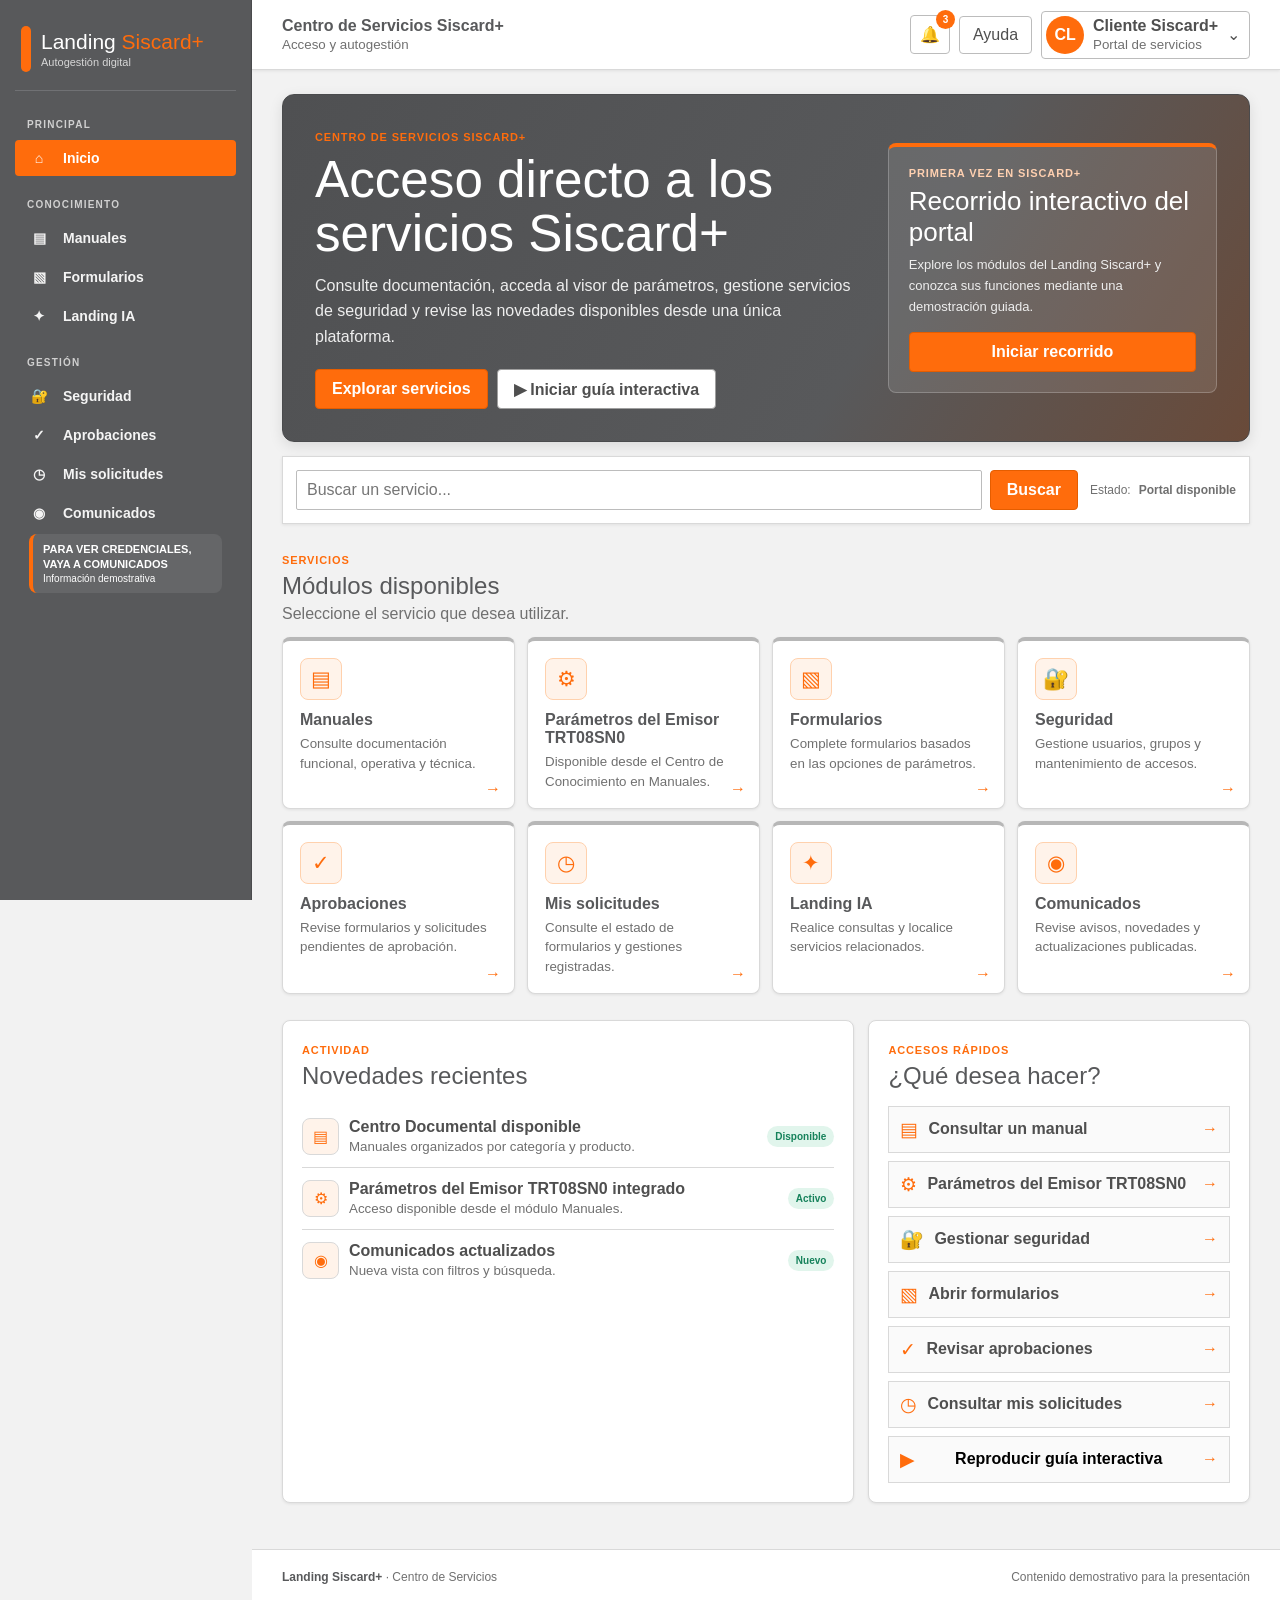
<file: index.html>
<!DOCTYPE html>
<html lang="es">

<head>
    <meta charset="UTF-8">

    <meta
        name="viewport"
        content="width=device-width, initial-scale=1.0"
    >

    <meta
        name="description"
        content="Centro de Servicios Siscard+"
    >

    <title>
        Landing Siscard+
    </title>

    <link
        rel="stylesheet"
        href="css/styles.css"
    >

    <style>
        .service-hero
        {
            display: grid;
            grid-template-columns: minmax(0, 1.25fr) minmax(290px, 0.75fr);
            gap: 24px;
            align-items: center;
            padding: 32px;
            border: 1px solid #4a4b4d;
            border-radius: var(--radius-large);
            background:
                linear-gradient(
                    120deg,
                    #4f5052 0%,
                    #58595b 62%,
                    #694a39 100%
                );
            color: #ffffff;
            box-shadow: var(--shadow-medium);
        }

        .service-hero h1
        {
            margin: 8px 0 12px;
            color: #ffffff;
            font-size: clamp(36px, 4vw, 54px);
            font-weight: 300;
            line-height: 1.05;
        }

        .service-hero p
        {
            max-width: 760px;
            margin: 0;
            color: #eeeeee;
            line-height: 1.6;
        }

        .hero-actions
        {
            display: flex;
            flex-wrap: wrap;
            gap: 9px;
            margin-top: 20px;
        }

        .hero-button
        {
            min-height: 40px;
            display: inline-flex;
            align-items: center;
            justify-content: center;
            gap: 8px;
            padding: 9px 16px;
            border: 1px solid #9f9f9f;
            border-radius: var(--radius-small);
            background: #ffffff;
            color: #4f4f4f;
            font-weight: 750;
        }

        .hero-button.primary
        {
            border-color: #e55d00;
            background: #ff6c0c;
            color: #ffffff;
        }

        .guide-launch-card
        {
            padding: 20px;
            border: 1px solid rgba(255, 255, 255, 0.22);
            border-top: 4px solid #ff6c0c;
            border-radius: var(--radius);
            background: rgba(255, 255, 255, 0.10);
        }

        .guide-launch-card span,
        .guide-launch-card strong
        {
            display: block;
        }

        .guide-launch-card span
        {
            color: #ffd0b0;
            font-size: 11px;
            font-weight: 850;
            letter-spacing: 0.08em;
            text-transform: uppercase;
        }

        .guide-launch-card strong
        {
            margin: 7px 0;
            font-size: 26px;
            font-weight: 400;
        }

        .guide-launch-card p
        {
            color: #eeeeee;
            font-size: 13px;
        }

        .guide-launch-card button
        {
            width: 100%;
            margin-top: 15px;
        }

        .service-toolbar
        {
            display: grid;
            grid-template-columns: minmax(0, 1fr) auto;
            gap: 12px;
            margin-top: 14px;
            padding: 13px;
            border: 1px solid var(--line);
            background: #ffffff;
            box-shadow: var(--shadow-small);
        }

        .service-search
        {
            display: grid;
            grid-template-columns: minmax(0, 1fr) auto;
            gap: 8px;
        }

        .service-search input
        {
            width: 100%;
            padding: 10px;
        }

        .toolbar-context
        {
            display: flex;
            align-items: center;
            gap: 8px;
            color: var(--muted);
            font-size: 12px;
        }

        .modules-grid
        {
            display: grid;
            grid-template-columns: repeat(4, minmax(0, 1fr));
            gap: 12px;
        }

        .module-card
        {
            position: relative;
            min-height: 165px;
            padding: 17px;
            border: 1px solid var(--line);
            border-top: 4px solid #b7b7b7;
            border-radius: var(--radius);
            background: #ffffff;
            box-shadow: var(--shadow-small);
            transition: var(--transition);
        }

        .module-card:hover,
        .module-card.search-match
        {
            border-top-color: var(--orange);
            background: #fffdfa;
            box-shadow: var(--shadow-medium);
            transform: translateY(-2px);
        }

        .module-icon
        {
            display: grid;
            place-items: center;
            width: 42px;
            height: 42px;
            border: 1px solid #ffd1ad;
            border-radius: var(--radius);
            background: var(--orange-soft);
            color: var(--orange);
            font-size: 21px;
        }

        .module-card strong,
        .module-card small
        {
            display: block;
        }

        .module-card strong
        {
            margin: 11px 0 5px;
            color: var(--sidebar);
        }

        .module-card small
        {
            color: var(--muted);
            line-height: 1.45;
        }

        .module-card em
        {
            position: absolute;
            right: 13px;
            bottom: 10px;
            color: var(--orange);
            font-style: normal;
            font-weight: 900;
        }

        .overview-grid
        {
            display: grid;
            grid-template-columns: minmax(0, 1.2fr) minmax(300px, 0.8fr);
            gap: 14px;
        }

        .activity-row
        {
            display: grid;
            grid-template-columns: auto 1fr auto;
            gap: 10px;
            align-items: center;
            padding: 12px 0;
            border-bottom: 1px solid var(--line);
        }

        .activity-row:last-child
        {
            border-bottom: 0;
        }

        .activity-icon
        {
            display: grid;
            place-items: center;
            width: 37px;
            height: 37px;
            border: 1px solid var(--line);
            border-radius: var(--radius);
            background: var(--orange-soft);
            color: var(--orange);
        }

        .activity-row small
        {
            display: block;
            margin-top: 3px;
            color: var(--muted);
        }

        .status-pill
        {
            padding: 5px 8px;
            border-radius: 999px;
            background: #e1f5ec;
            color: var(--green);
            font-size: 10px;
            font-weight: 850;
        }

        .quick-list
        {
            display: grid;
            gap: 8px;
        }

        .quick-link
        {
            display: grid;
            grid-template-columns: auto 1fr auto;
            gap: 10px;
            align-items: center;
            padding: 11px;
            border: 1px solid var(--line);
            background: var(--surface-soft);
        }

        .quick-link:hover
        {
            border-color: var(--orange);
            background: var(--orange-soft);
        }

        .quick-link span:first-child
        {
            color: var(--orange);
            font-size: 19px;
        }

        .quick-link em
        {
            color: var(--orange);
            font-style: normal;
            font-weight: 900;
        }
        @media (max-width: 1180px)
        {
            .modules-grid
            {
                grid-template-columns: repeat(3, minmax(0, 1fr));
            }
        }

        @media (max-width: 900px)
        {
            .service-hero,
            .overview-grid
            {
                grid-template-columns: 1fr;
            }

            .modules-grid
            {
                grid-template-columns: repeat(2, minmax(0, 1fr));
            }
        }

        @media (max-width: 650px)
        {
            .service-toolbar,
            .service-search,
            .modules-grid
            {
                grid-template-columns: 1fr;
            }

            .toolbar-context
            {
                justify-content: flex-start;
            }
        }
    </style>
</head>

<body data-page-title="Centro de Servicios Siscard+" data-page-subtitle="Acceso y autogestión">
    <div class="app-shell">
        <div id="sidebar-container"></div>

        <div class="main-area">
            <div id="topbar-container"></div>

            <main class="content">
                <section
                    class="service-hero"
                >
                    <div>
                        <span class="eyebrow">
                            Centro de Servicios Siscard+
                        </span>

                        <h1>
                            Acceso directo a los servicios Siscard+
                        </h1>

                        <p>
                            Consulte documentación, acceda al visor de parámetros,
                            gestione servicios de seguridad y revise las novedades
                            disponibles desde una única plataforma.
                        </p>

                        <div class="hero-actions">
                            <a
                                class="hero-button primary"
                                href="#modules"
                            >
                                Explorar servicios
                            </a>

                            <button
                                class="hero-button"
                                id="heroGuideButton"
                                type="button"
                            >
                                ▶ Iniciar guía interactiva
                            </button>
                        </div>
                    </div>

                    <aside
                        class="guide-launch-card"
                    >
                        <span>
                            Primera vez en Siscard+
                        </span>

                        <strong>
                            Recorrido interactivo del portal
                        </strong>

                        <p>
                            Explore los módulos del Landing Siscard+ y conozca
                            sus funciones mediante una demostración guiada.
                        </p>

                        <button
                            class="primary-button"
                            id="cardGuideButton"
                            type="button"
                        >
                            Iniciar recorrido
                        </button>
                    </aside>
                </section>

                <section class="service-toolbar">
                    <form
                        class="service-search"
                        id="serviceSearchForm"
                    >
                        <input
                            id="serviceSearchInput"
                            type="search"
                            placeholder="Buscar un servicio..."
                        >

                        <button
                            class="primary-button"
                            type="submit"
                        >
                            Buscar
                        </button>
                    </form>

                    <div class="toolbar-context">
                        <span>
                            Estado:
                        </span>

                        <strong>
                            Portal disponible
                        </strong>
                    </div>
                </section>

                <section
                    class="section"
                    id="modules"
                >
                    <div class="section-heading">
                        <div>
                            <span class="section-kicker">
                                Servicios
                            </span>

                            <h2>
                                Módulos disponibles
                            </h2>

                            <p>
                                Seleccione el servicio que desea utilizar.
                            </p>
                        </div>
                    </div>

                    <div class="modules-grid">
                        <a
                            class="module-card"
                            href="manuales.html"
                            data-search="manuales documentos guías documentación"
                        >
                            <span class="module-icon">
                                ▤
                            </span>

                            <strong>
                                Manuales
                            </strong>

                            <small>
                                Consulte documentación funcional, operativa y técnica.
                            </small>

                            <em>
                                →
                            </em>
                        </a>

                        <a
                            class="module-card"
                            href="manuales.html#parametros-emisor"
                            data-search="parámetros emisor TRT08SN0 conocimiento"
                        >
                            <span class="module-icon">
                                ⚙
                            </span>

                            <strong>
                                Parámetros del Emisor TRT08SN0
                            </strong>

                            <small>
                                Disponible desde el Centro de Conocimiento en Manuales.
                            </small>

                            <em>
                                →
                            </em>
                        </a>

                        <a
                            class="module-card"
                            href="formularios.html"
                            data-search="formularios parámetros solicitudes gestión"
                        >
                            <span class="module-icon">
                                ▧
                            </span>

                            <strong>
                                Formularios
                            </strong>

                            <small>
                                Complete formularios basados en las opciones de parámetros.
                            </small>

                            <em>
                                →
                            </em>
                        </a>

                        <a
                            class="module-card"
                            href="seguridad.html"
                            data-search="seguridad usuarios grupos accesos"
                        >
                            <span class="module-icon">
                                🔐
                            </span>

                            <strong>
                                Seguridad
                            </strong>

                            <small>
                                Gestione usuarios, grupos y mantenimiento de accesos.
                            </small>

                            <em>
                                →
                            </em>
                        </a>

                        <a
                            class="module-card"
                            href="aprobaciones.html"
                            data-search="aprobaciones revisión solicitudes formularios"
                        >
                            <span class="module-icon">
                                ✓
                            </span>

                            <strong>
                                Aprobaciones
                            </strong>

                            <small>
                                Revise formularios y solicitudes pendientes de aprobación.
                            </small>

                            <em>
                                →
                            </em>
                        </a>

                        <a
                            class="module-card"
                            href="mis-solicitudes.html"
                            data-search="mis solicitudes seguimiento estados formularios usuarios"
                        >
                            <span class="module-icon">
                                ◷
                            </span>

                            <strong>
                                Mis solicitudes
                            </strong>

                            <small>
                                Consulte el estado de formularios y gestiones registradas.
                            </small>

                            <em>
                                →
                            </em>
                        </a>

                        <a
                            class="module-card"
                            href="landing-ia.html"
                            data-search="landing ia asistente consultas ayuda"
                        >
                            <span class="module-icon">
                                ✦
                            </span>

                            <strong>
                                Landing IA
                            </strong>

                            <small>
                                Realice consultas y localice servicios relacionados.
                            </small>

                            <em>
                                →
                            </em>
                        </a>

                        <a
                            class="module-card"
                            href="comunicados.html"
                            data-search="comunicados noticias avisos novedades"
                        >
                            <span class="module-icon">
                                ◉
                            </span>

                            <strong>
                                Comunicados
                            </strong>

                            <small>
                                Revise avisos, novedades y actualizaciones publicadas.
                            </small>

                            <em>
                                →
                            </em>
                        </a>
                    </div>
                </section>

                <section class="section overview-grid">
                    <div class="panel">
                        <div class="panel-heading">
                            <div>
                                <span class="section-kicker">
                                    Actividad
                                </span>

                                <h2>
                                    Novedades recientes
                                </h2>
                            </div>
                        </div>

                        <article class="activity-row">
                            <span class="activity-icon">
                                ▤
                            </span>

                            <div>
                                <strong>
                                    Centro Documental disponible
                                </strong>

                                <small>
                                    Manuales organizados por categoría y producto.
                                </small>
                            </div>

                            <span class="status-pill">
                                Disponible
                            </span>
                        </article>

                        <article class="activity-row">
                            <span class="activity-icon">
                                ⚙
                            </span>

                            <div>
                                <strong>
                                    Parámetros del Emisor TRT08SN0 integrado
                                </strong>

                                <small>
                                    Acceso disponible desde el módulo Manuales.
                                </small>
                            </div>

                            <span class="status-pill">
                                Activo
                            </span>
                        </article>

                        <article class="activity-row">
                            <span class="activity-icon">
                                ◉
                            </span>

                            <div>
                                <strong>
                                    Comunicados actualizados
                                </strong>

                                <small>
                                    Nueva vista con filtros y búsqueda.
                                </small>
                            </div>

                            <span class="status-pill">
                                Nuevo
                            </span>
                        </article>
                    </div>

                    <aside class="panel">
                        <div class="panel-heading">
                            <div>
                                <span class="section-kicker">
                                    Accesos rápidos
                                </span>

                                <h2>
                                    ¿Qué desea hacer?
                                </h2>
                            </div>
                        </div>

                        <div class="quick-list">
                            <a
                                class="quick-link"
                                href="manuales.html"
                            >
                                <span>
                                    ▤
                                </span>

                                <strong>
                                    Consultar un manual
                                </strong>

                                <em>
                                    →
                                </em>
                            </a>

                            <a
                                class="quick-link"
                                href="manuales.html#parametros-emisor"
                            >
                                <span>
                                    ⚙
                                </span>

                                <strong>
                                    Parámetros del Emisor TRT08SN0
                                </strong>

                                <em>
                                    →
                                </em>
                            </a>

                            <a
                                class="quick-link"
                                href="seguridad.html"
                            >
                                <span>
                                    🔐
                                </span>

                                <strong>
                                    Gestionar seguridad
                                </strong>

                                <em>
                                    →
                                </em>
                            </a>

                            <a
                                class="quick-link"
                                href="formularios.html"
                            >
                                <span>
                                    ▧
                                </span>

                                <strong>
                                    Abrir formularios
                                </strong>

                                <em>
                                    →
                                </em>
                            </a>

                            <a
                                class="quick-link"
                                href="aprobaciones.html"
                            >
                                <span>
                                    ✓
                                </span>

                                <strong>
                                    Revisar aprobaciones
                                </strong>

                                <em>
                                    →
                                </em>
                            </a>

                            <a
                                class="quick-link"
                                href="mis-solicitudes.html"
                            >
                                <span>
                                    ◷
                                </span>

                                <strong>
                                    Consultar mis solicitudes
                                </strong>

                                <em>
                                    →
                                </em>
                            </a>

                            <button
                                class="quick-link"
                                id="quickGuideButton"
                                type="button"
                            >
                                <span>
                                    ▶
                                </span>

                                <strong>
                                    Reproducir guía interactiva
                                </strong>

                                <em>
                                    →
                                </em>
                            </button>
                        </div>
                    </aside>
                </section>
            </main>

            <div id="footer-container"></div>
        </div>
    </div>

    <div
        class="toast"
        id="toast"
        role="status"
        aria-live="polite"
    ></div>

    <script src="js/layout.js"></script>
    <script src="js/app.js"></script>

    <script>
        "use strict";

        const guideButtons = document.querySelectorAll(
            "#topGuideButton, #heroGuideButton, #cardGuideButton, #quickGuideButton"
        );

        guideButtons.forEach(
            function (button)
            {
                button.addEventListener(
                    "click",
                    function ()
                    {
                        window.location.href = "guia.html";
                    }
                );
            }
        );

        const moduleCards = Array.from(
            document.querySelectorAll(".module-card")
        );

        document
            .getElementById("serviceSearchForm")
            .addEventListener(
                "submit",
                function (event)
                {
                    event.preventDefault();

                    const query = document
                        .getElementById("serviceSearchInput")
                        .value
                        .toLowerCase()
                        .normalize("NFD")
                        .replace(/[\u0300-\u036f]/g, "")
                        .trim();

                    moduleCards.forEach(
                        function (card)
                        {
                            const searchableText =
                                `${card.textContent} ${card.dataset.search}`
                                    .toLowerCase()
                                    .normalize("NFD")
                                    .replace(/[\u0300-\u036f]/g, "");

                            card.classList.toggle(
                                "search-match",
                                Boolean(query) && searchableText.includes(query)
                            );
                        }
                    );

                    const firstMatch = document.querySelector(
                        ".module-card.search-match"
                    );

                    if (firstMatch)
                    {
                        firstMatch.scrollIntoView(
                            {
                                behavior: "smooth",
                                block: "center"
                            }
                        );
                    }
                }
            );

    </script>
</body>

</html>
</file>
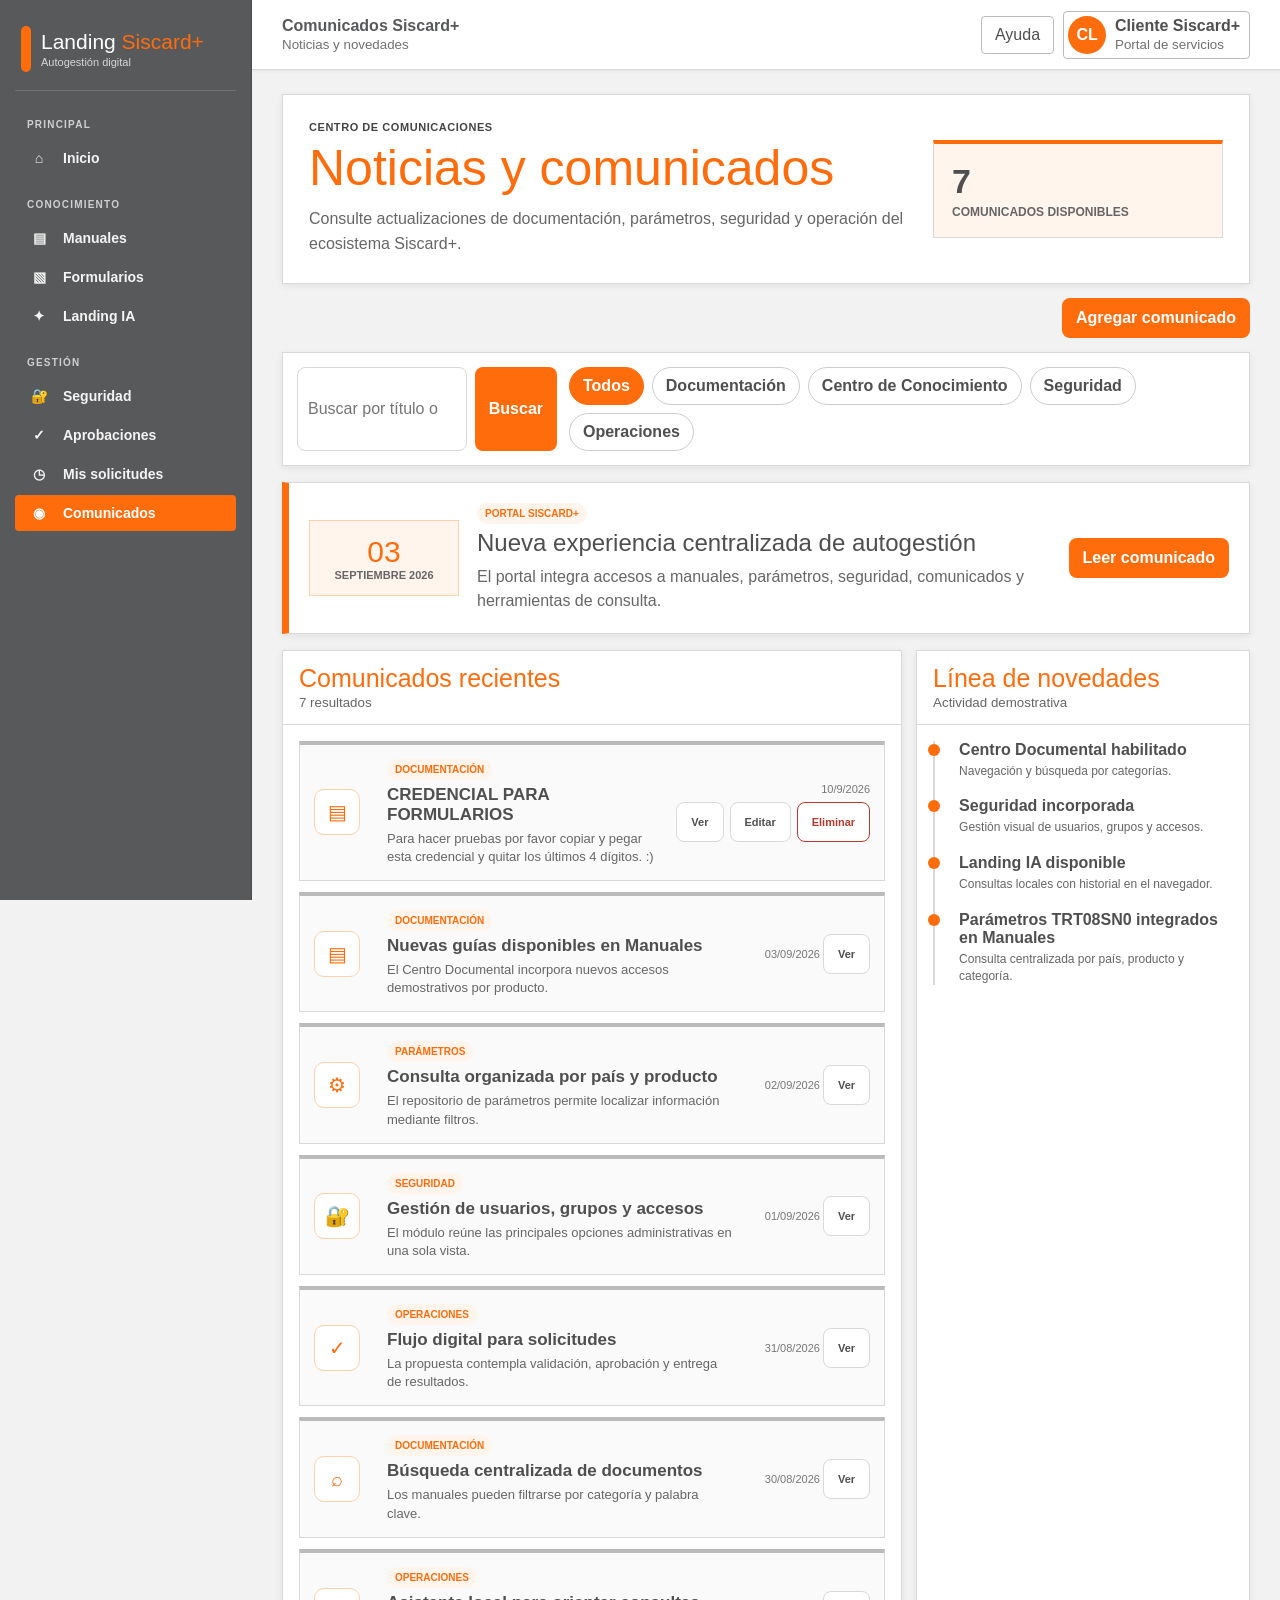
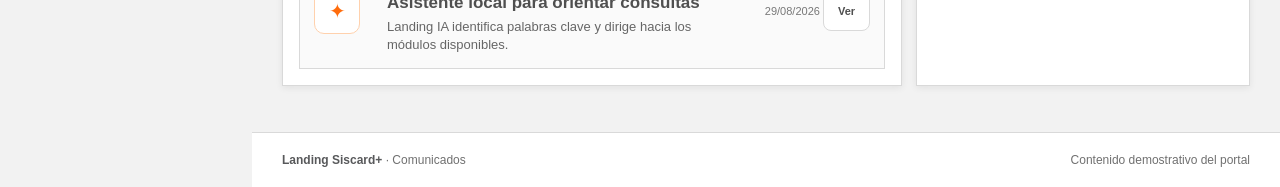
<file: comunicados.html>
<!DOCTYPE html>
<html lang="es">

<head>
    <meta charset="UTF-8">

    <meta
        name="viewport"
        content="width=device-width, initial-scale=1.0"
    >

    <meta
        name="description"
        content="Noticias y comunicados del portal Siscard+"
    >

    <title>
        Comunicados | Siscard+
    </title>

    <link
        rel="stylesheet"
        href="css/styles.css"
    >

    <style>
        :root
        {
            --naranja: #ff6c0c;
            --gris: #4f4f4f;
            --fondo: #f2f2f2;
            --borde: #d9d9d9;
            --azul: #2457a7;
            --verde: #16825b;
        }

        body
        {
            background: var(--fondo);
        }

        .comunicados-encabezado,
        .comunicados-panel
        {
            background: #ffffff;
            border: 1px solid var(--borde);
            box-shadow: 0 2px 7px #00000012;
        }

        .comunicados-encabezado
        {
            display: grid;
            grid-template-columns: minmax(0, 1.35fr) minmax(260px, 0.65fr);
            gap: 22px;
            align-items: center;
            padding: 26px;
        }

        .etiqueta
        {
            display: block;
            margin-bottom: 6px;
            color: #444444;
            font-size: 11px;
            font-weight: 850;
            letter-spacing: 0.05em;
            text-transform: uppercase;
        }

        .comunicados-encabezado h1
        {
            margin: 6px 0 10px;
            color: var(--naranja);
            font-size: clamp(34px, 4vw, 50px);
            font-weight: 300;
        }

        .comunicados-encabezado p
        {
            margin: 0;
            color: #666666;
            line-height: 1.55;
        }

        .resumen-destacado
        {
            padding: 18px;
            border: 1px solid var(--borde);
            border-top: 4px solid var(--naranja);
            background: #fff5ec;
        }

        .resumen-destacado strong,
        .resumen-destacado span
        {
            display: block;
        }

        .resumen-destacado strong
        {
            color: var(--gris);
            font-size: 34px;
        }

        .resumen-destacado span
        {
            margin-top: 4px;
            color: #666666;
            font-size: 12px;
            font-weight: 800;
            text-transform: uppercase;
        }

        .barra-herramientas
        {
            display: grid;
            grid-template-columns: minmax(260px, 1fr) auto;
            gap: 12px;
            margin-top: 14px;
            padding: 14px;
            background: #ffffff;
            border: 1px solid var(--borde);
            box-shadow: 0 2px 7px #00000012;
        }

        .busqueda
        {
            display: grid;
            grid-template-columns: 1fr auto;
            gap: 8px;
        }

        .busqueda input
        {
            width: 100%;
            padding: 10px;
            border: 1px solid var(--borde);
            border-radius: 8px;
            background: #ffffff;
        }

        .busqueda input:focus
        {
            outline: 3px solid #ff6c0c20;
            border-color: var(--naranja);
        }

        .boton
        {
            padding: 9px 14px;
            border: 0;
            border-radius: 8px;
            background: var(--gris);
            color: #ffffff;
            font-weight: 800;
            cursor: pointer;
        }

        .boton.naranja
        {
            background: var(--naranja);
        }

        .boton.claro
        {
            border: 1px solid var(--borde);
            background: #ffffff;
            color: var(--gris);
        }

        .filtros
        {
            display: flex;
            gap: 8px;
            flex-wrap: wrap;
        }

        .filtro
        {
            padding: 9px 13px;
            border: 1px solid #cccccc;
            border-radius: 999px;
            background: #ffffff;
            color: var(--gris);
            font-weight: 800;
            cursor: pointer;
        }

        .filtro:hover,
        .filtro.activo
        {
            border-color: var(--naranja);
            background: var(--naranja);
            color: #ffffff;
        }

        .destacado
        {
            display: grid;
            grid-template-columns: 150px 1fr auto;
            gap: 18px;
            align-items: center;
            margin-top: 16px;
            padding: 20px;
            border: 1px solid var(--borde);
            border-left: 7px solid var(--naranja);
            background: #ffffff;
            box-shadow: 0 2px 7px #00000012;
        }

        .destacado-fecha
        {
            padding: 14px;
            border: 1px solid #ffd1ad;
            background: #fff5ec;
            text-align: center;
        }

        .destacado-fecha strong,
        .destacado-fecha span
        {
            display: block;
        }

        .destacado-fecha strong
        {
            color: var(--naranja);
            font-size: 30px;
            font-weight: 300;
        }

        .destacado-fecha span
        {
            color: #666666;
            font-size: 11px;
            font-weight: 850;
            text-transform: uppercase;
        }

        .destacado h2
        {
            margin: 5px 0 8px;
            color: var(--gris);
            font-weight: 400;
        }

        .destacado p
        {
            margin: 0;
            color: #666666;
            line-height: 1.5;
        }

        .categoria
        {
            display: inline-block;
            padding: 5px 8px;
            border-radius: 999px;
            background: #fff5ec;
            color: var(--naranja);
            font-size: 10px;
            font-weight: 850;
            text-transform: uppercase;
        }

        .contenido-grid
        {
            display: grid;
            grid-template-columns: minmax(0, 1.3fr) minmax(290px, 0.7fr);
            gap: 14px;
            margin-top: 16px;
        }

        .panel-encabezado
        {
            display: flex;
            justify-content: space-between;
            align-items: center;
            gap: 10px;
            padding: 13px 16px;
            border-bottom: 1px solid var(--borde);
        }

        .panel-encabezado h2
        {
            margin: 0;
            color: var(--naranja);
            font-size: 25px;
            font-weight: 300;
        }

        .panel-encabezado small
        {
            color: #666666;
        }

        .panel-cuerpo
        {
            padding: 16px;
        }

        .lista-comunicados
        {
            display: grid;
            gap: 11px;
        }

        .comunicado
        {
            display: grid;
            grid-template-columns: 60px 1fr auto;
            gap: 13px;
            align-items: center;
            padding: 14px;
            border: 1px solid var(--borde);
            border-top: 4px solid #bbbbbb;
            background: #fafafa;
            transition: 0.18s;
        }

        .comunicado:hover
        {
            border-top-color: var(--naranja);
            background: #fff5ec;
            transform: translateY(-1px);
        }

        .comunicado.oculto
        {
            display: none;
        }

        .comunicado-icono
        {
            display: grid;
            place-items: center;
            width: 46px;
            height: 46px;
            border: 1px solid #ffd1ad;
            border-radius: 10px;
            background: #ffffff;
            color: var(--naranja);
            font-size: 20px;
        }

        .comunicado h3
        {
            margin: 5px 0;
            color: var(--gris);
            font-size: 17px;
        }

        .comunicado p
        {
            margin: 0;
            color: #666666;
            font-size: 13px;
            line-height: 1.4;
        }

        .comunicado-meta
        {
            min-width: 125px;
            color: #777777;
            font-size: 11px;
            text-align: right;
        }

        .acciones-registro
        {
            display: flex;
            justify-content: flex-end;
            gap: 6px;
            margin-top: 7px;
            flex-wrap: wrap;
        }
        .boton.peligro
        {
            border: 1px solid #b33a2d;
            background: #ffffff;
            color: #b33a2d;
        }
        .boton.peligro:hover
        {
            background: #b33a2d;
            color: #ffffff;
        }
        .timeline-item
        {
            position: relative;
            padding: 0 0 18px 24px;
            border-left: 2px solid var(--borde);
        }

        .timeline-item:last-child
        {
            padding-bottom: 0;
        }

        .timeline-item::before
        {
            content: "";
            position: absolute;
            top: 3px;
            left: -7px;
            width: 12px;
            height: 12px;
            border-radius: 50%;
            background: var(--naranja);
        }

        .timeline-item strong,
        .timeline-item span
        {
            display: block;
        }

        .timeline-item span
        {
            margin-top: 4px;
            color: #666666;
            font-size: 12px;
            line-height: 1.4;
        }

        .sin-resultados
        {
            display: none;
            padding: 26px;
            border: 1px dashed var(--borde);
            background: #fafafa;
            color: #666666;
            text-align: center;
        }

        .modal-comunicado
        {
            position: fixed;
            inset: 0;
            z-index: 200;
            display: grid;
            place-items: center;
            padding: 18px;
            background: #00000077;
        }

        .modal-comunicado[hidden]
        {
            display: none;
        }

        .modal-tarjeta
        {
            width: min(650px, 100%);
            overflow: hidden;
            border: 1px solid var(--borde);
            border-radius: 14px;
            background: #ffffff;
            box-shadow: 0 16px 45px #00000055;
        }

        .modal-encabezado
        {
            display: flex;
            justify-content: space-between;
            align-items: center;
            padding: 13px 16px;
            background: var(--naranja);
            color: #ffffff;
        }

        .modal-encabezado h2
        {
            margin: 0;
            font-size: 20px;
        }

        .modal-encabezado button
        {
            border: 0;
            background: transparent;
            color: #ffffff;
            font-size: 23px;
            cursor: pointer;
        }

        .modal-cuerpo
        {
            padding: 20px;
            color: #555555;
            line-height: 1.6;
        }


        .acciones-comunicados
        {
            display: flex;
            justify-content: flex-end;
            margin-top: 14px;
        }
        .formulario-comunicado
        {
            display: grid;
            gap: 13px;
        }
        .campo-comunicado
        {
            display: grid;
            gap: 6px;
        }
        .campo-comunicado label
        {
            color: var(--gris);
            font-size: 11px;
            font-weight: 850;
            text-transform: uppercase;
        }
        .campo-comunicado input,
        .campo-comunicado select,
        .campo-comunicado textarea
        {
            width: 100%;
            padding: 10px 12px;
            border: 1px solid var(--borde);
            border-radius: 8px;
            font: inherit;
        }
        .campo-comunicado textarea
        {
            min-height: 130px;
            resize: vertical;
        }
        .acciones-formulario
        {
            display: flex;
            justify-content: flex-end;
            gap: 8px;
            margin-top: 4px;
        }
        .mensaje-formulario
        {
            min-height: 18px;
            color: #b33a2d;
            font-size: 12px;
        }

        @media (max-width: 1050px)
        {
            .comunicados-encabezado,
            .contenido-grid
            {
                grid-template-columns: 1fr;
            }
        }

        @media (max-width: 760px)
        {
            .barra-herramientas,
            .busqueda,
            .destacado,
            .comunicado
            {
                grid-template-columns: 1fr;
            }

            .comunicado-meta
            {
                text-align: left;
            }

            .destacado-fecha
            {
                width: 120px;
            }
        }
    </style>
</head>

<body>
    <div class="app-shell">
        <aside
            class="sidebar"
            id="sidebar"
        >
            <div class="brand">
                <div class="brand-mark"></div>

                <div class="brand-copy">
                    <strong>
                        Landing
                        <span>
                            Siscard+
                        </span>
                    </strong>

                    <small>
                        Autogestión digital
                    </small>
                </div>
            </div>

            <nav class="side-nav"> 

    <p class="nav-label"> 

        Principal 

    </p> 

  

    <a 

        class="nav-link" 

        href="index.html" 

    > 

        <span class="nav-icon"> 

            ⌂ 

        </span> 

  

        <span> 

            Inicio 

        </span> 

    </a> 

  

    <p class="nav-label"> 

        Conocimiento 

    </p> 

  

    <a 

        class="nav-link" 

        href="manuales.html" 

    > 

        <span class="nav-icon"> 

            ▤ 

        </span> 

  

        <span> 

            Manuales 

        </span> 

    </a>
<a 

        class="nav-link" 

        href="formularios.html" 

    > 

        <span class="nav-icon"> 

            ▧ 

        </span> 

  

        <span> 

            Formularios 

        </span> 

    </a> 

  

    <a 

        class="nav-link" 

        href="landing-ia.html" 

    > 

        <span class="nav-icon"> 

            ✦ 

        </span> 

  

        <span> 

            Landing IA 

        </span> 

    </a> 

  

    <p class="nav-label"> 

        Gestión 

    </p> 

  

    <a 

        class="nav-link" 

        href="seguridad.html" 

    > 

        <span class="nav-icon"> 

            🔐 

        </span> 

  

        <span> 

            Seguridad 

        </span> 

    </a> 

  

    <a 

        class="nav-link" 

        href="aprobaciones.html" 

    > 

        <span class="nav-icon"> 

            ✓ 

        </span> 

  

        <span> 

            Aprobaciones 

        </span> 

    </a> 

  

    <a 

        class="nav-link" 

        href="mis-solicitudes.html" 

    > 

        <span class="nav-icon"> 

            ◷ 

        </span> 

  

        <span> 

            Mis solicitudes 

        </span> 

    </a> 

  

    <a 

        class="nav-link active" 

        href="comunicados.html" 

        aria-current="page" 

    > 

        <span class="nav-icon"> 

            ◉ 

        </span> 

  

        <span> 

            Comunicados 

        </span> 

    </a> 

</nav> 
        </aside>

        <div class="main-area">
            <header class="topbar">
                <button
                    class="menu-button"
                    id="menuButton"
                    type="button"
                    aria-label="Abrir menú"
                >
                    ☰
                </button>

                <div class="top-title">
                    <strong>
                        Comunicados Siscard+
                    </strong>

                    <small>
                        Noticias y novedades
                    </small>
                </div>

                <div class="top-actions">
                    <button
                        class="help-button"
                        type="button"
                        data-coming-soon="Centro de ayuda"
                    >
                        Ayuda
                    </button>

                    <button
                        class="profile-button"
                        id="profileButton"
                        type="button"
                    >
                        <span class="avatar">
                            CL
                        </span>

                        <span class="profile-copy">
                            <strong>
                                Cliente Siscard+
                            </strong>

                            <small>
                                Portal de servicios
                            </small>
                        </span>
                    </button>
                </div>

                <div
                    class="profile-menu"
                    id="profileMenu"
                    hidden
                >
                    <button type="button">
                        Mi perfil
                    </button>
                </div>
            </header>

            <main class="content">
                <section class="comunicados-encabezado">
                    <div>
                        <span class="etiqueta">
                            Centro de comunicaciones
                        </span>

                        <h1>
                            Noticias y comunicados
                        </h1>

                        <p>
                            Consulte actualizaciones de documentación,
                            parámetros, seguridad y operación del ecosistema
                            Siscard+.
                        </p>
                    </div>

                    <div class="resumen-destacado">
                        <strong id="totalComunicados">
                            6
                        </strong>

                        <span>
                            Comunicados disponibles
                        </span>
                    </div>
                </section>

                <div class="acciones-comunicados">
                    <button
                        class="boton naranja"
                        id="agregarComunicadoButton"
                        type="button"
                    >
                        Agregar comunicado
                    </button>
                </div>
                <section class="barra-herramientas">
                    <form
                        class="busqueda"
                        id="formularioBusqueda"
                    >
                        <input
                            id="buscarComunicado"
                            type="search"
                            placeholder="Buscar por título o palabra clave..."
                        >

                        <button
                            class="boton naranja"
                            type="submit"
                        >
                            Buscar
                        </button>
                    </form>

                    <div
                        class="filtros"
                        id="filtros"
                    >
                        <button
                            class="filtro activo"
                            type="button"
                            data-category="todos"
                        >
                            Todos
                        </button>

                        <button
                            class="filtro"
                            type="button"
                            data-category="documentación"
                        >
                            Documentación
                        </button>

                        <button
                            class="filtro"
                            type="button"
                            data-category="documentación"
                        >
                            Centro de Conocimiento
                        </button>

                        <button
                            class="filtro"
                            type="button"
                            data-category="seguridad"
                        >
                            Seguridad
                        </button>

                        <button
                            class="filtro"
                            type="button"
                            data-category="operaciones"
                        >
                            Operaciones
                        </button>
                    </div>
                </section>

                <section class="destacado">
                    <div class="destacado-fecha">
                        <strong>
                            03
                        </strong>

                        <span>
                            Septiembre 2026
                        </span>
                    </div>

                    <div>
                        <span class="categoria">
                            Portal Siscard+
                        </span>

                        <h2>
                            Nueva experiencia centralizada de autogestión
                        </h2>

                        <p>
                            El portal integra accesos a manuales, parámetros,
                            seguridad, comunicados y herramientas de consulta.
                        </p>
                    </div>

                    <button
                        class="boton naranja"
                        type="button"
                        data-open-title="Nueva experiencia centralizada de autogestión"
                        data-open-body="Esta comunicación presenta la propuesta de acceso centralizado a los servicios disponibles en Landing Siscard+. El contenido mostrado es demostrativo y puede sustituirse posteriormente por información oficial."
                    >
                        Leer comunicado
                    </button>
                </section>

                <section class="contenido-grid">
                    <div class="comunicados-panel">
                        <div class="panel-encabezado">
                            <div>
                                <h2>
                                    Comunicados recientes
                                </h2>

                                <small id="contadorResultados">
                                    6 resultados
                                </small>
                            </div>
                        </div>

                        <div class="panel-cuerpo">
                            <div
                                class="lista-comunicados"
                                id="listaComunicados"
                            >
                                <article
                                    class="comunicado"
                                    data-category="documentación"
                                    data-search="manuales guías documentación centro documental"
                                >
                                    <span class="comunicado-icono">
                                        ▤
                                    </span>

                                    <div>
                                        <span class="categoria">
                                            Documentación
                                        </span>

                                        <h3>
                                            Nuevas guías disponibles en Manuales
                                        </h3>

                                        <p>
                                            El Centro Documental incorpora nuevos
                                            accesos demostrativos por producto.
                                        </p>
                                    </div>

                                    <div class="comunicado-meta">
                                        <span>
                                            03/09/2026
                                        </span>

                                        <button
                                            class="boton claro"
                                            type="button"
                                            data-open-title="Nuevas guías disponibles en Manuales"
                                            data-open-body="El Centro Documental incorpora accesos demostrativos organizados por producto y categoría. Esta información puede reemplazarse por comunicados oficiales cuando se conecte la fuente definitiva."
                                        >
                                            Ver
                                        </button>
                                    </div>
                                </article>

                                <article
                                    class="comunicado"
                                    data-category="parámetros"
                                    data-search="parámetros emisor país producto repositorio"
                                >
                                    <span class="comunicado-icono">
                                        ⚙
                                    </span>

                                    <div>
                                        <span class="categoria">
                                            Parámetros
                                        </span>

                                        <h3>
                                            Consulta organizada por país y producto
                                        </h3>

                                        <p>
                                            El repositorio de parámetros permite
                                            localizar información mediante filtros.
                                        </p>
                                    </div>

                                    <div class="comunicado-meta">
                                        <span>
                                            02/09/2026
                                        </span>

                                        <button
                                            class="boton claro"
                                            type="button"
                                            data-open-title="Consulta organizada por país y producto"
                                            data-open-body="El repositorio de parámetros se presenta como uno de los servicios disponibles dentro del portal. La tarjeta definitiva podrá enlazarse a la URL publicada del repositorio."
                                        >
                                            Ver
                                        </button>
                                    </div>
                                </article>

                                <article
                                    class="comunicado"
                                    data-category="seguridad"
                                    data-search="seguridad usuarios grupos accesos mantenimiento"
                                >
                                    <span class="comunicado-icono">
                                        🔐
                                    </span>

                                    <div>
                                        <span class="categoria">
                                            Seguridad
                                        </span>

                                        <h3>
                                            Gestión de usuarios, grupos y accesos
                                        </h3>

                                        <p>
                                            El módulo reúne las principales opciones
                                            administrativas en una sola vista.
                                        </p>
                                    </div>

                                    <div class="comunicado-meta">
                                        <span>
                                            01/09/2026
                                        </span>

                                        <button
                                            class="boton claro"
                                            type="button"
                                            data-open-title="Gestión de usuarios, grupos y accesos"
                                            data-open-body="El módulo de Seguridad integra vistas demostrativas para crear usuarios, preparar grupos y gestionar solicitudes de accesos."
                                        >
                                            Ver
                                        </button>
                                    </div>
                                </article>

                                <article
                                    class="comunicado"
                                    data-category="operaciones"
                                    data-search="operaciones solicitudes aprobación flujo digital"
                                >
                                    <span class="comunicado-icono">
                                        ✓
                                    </span>

                                    <div>
                                        <span class="categoria">
                                            Operaciones
                                        </span>

                                        <h3>
                                            Flujo digital para solicitudes
                                        </h3>

                                        <p>
                                            La propuesta contempla validación,
                                            aprobación y entrega de resultados.
                                        </p>
                                    </div>

                                    <div class="comunicado-meta">
                                        <span>
                                            31/08/2026
                                        </span>

                                        <button
                                            class="boton claro"
                                            type="button"
                                            data-open-title="Flujo digital para solicitudes"
                                            data-open-body="La experiencia demostrativa muestra un flujo de solicitud, validación, aprobación, generación de documento y entrega."
                                        >
                                            Ver
                                        </button>
                                    </div>
                                </article>

                                <article
                                    class="comunicado"
                                    data-category="documentación"
                                    data-search="búsqueda manual documentos recientes destacados"
                                >
                                    <span class="comunicado-icono">
                                        ⌕
                                    </span>

                                    <div>
                                        <span class="categoria">
                                            Documentación
                                        </span>

                                        <h3>
                                            Búsqueda centralizada de documentos
                                        </h3>

                                        <p>
                                            Los manuales pueden filtrarse por categoría
                                            y palabra clave.
                                        </p>
                                    </div>

                                    <div class="comunicado-meta">
                                        <span>
                                            30/08/2026
                                        </span>

                                        <button
                                            class="boton claro"
                                            type="button"
                                            data-open-title="Búsqueda centralizada de documentos"
                                            data-open-body="El buscador del Centro Documental filtra los contenidos demostrativos por título, categoría y palabras relacionadas."
                                        >
                                            Ver
                                        </button>
                                    </div>
                                </article>

                                <article
                                    class="comunicado"
                                    data-category="operaciones"
                                    data-search="landing ia asistente consultas servicios"
                                >
                                    <span class="comunicado-icono">
                                        ✦
                                    </span>

                                    <div>
                                        <span class="categoria">
                                            Operaciones
                                        </span>

                                        <h3>
                                            Asistente local para orientar consultas
                                        </h3>

                                        <p>
                                            Landing IA identifica palabras clave y
                                            dirige hacia los módulos disponibles.
                                        </p>
                                    </div>

                                    <div class="comunicado-meta">
                                        <span>
                                            29/08/2026
                                        </span>

                                        <button
                                            class="boton claro"
                                            type="button"
                                            data-open-title="Asistente local para orientar consultas"
                                            data-open-body="La versión demostrativa de Landing IA procesa consultas localmente y ofrece accesos a módulos relacionados."
                                        >
                                            Ver
                                        </button>
                                    </div>
                                </article>
                            </div>

                            <div
                                class="sin-resultados"
                                id="sinResultados"
                            >
                                No se encontraron comunicados para la búsqueda seleccionada.
                            </div>
                        </div>
                    </div>

                    <aside class="comunicados-panel">
                        <div class="panel-encabezado">
                            <div>
                                <h2>
                                    Línea de novedades
                                </h2>

                                <small>
                                    Actividad demostrativa
                                </small>
                            </div>
                        </div>

                        <div class="panel-cuerpo">
                            <div class="timeline-item">
                                <strong>
                                    Centro Documental habilitado
                                </strong>

                                <span>
                                    Navegación y búsqueda por categorías.
                                </span>
                            </div>

                            <div class="timeline-item">
                                <strong>
                                    Seguridad incorporada
                                </strong>

                                <span>
                                    Gestión visual de usuarios, grupos y accesos.
                                </span>
                            </div>

                            <div class="timeline-item">
                                <strong>
                                    Landing IA disponible
                                </strong>

                                <span>
                                    Consultas locales con historial en el navegador.
                                </span>
                            </div>

                           <div class="timeline-item"> 

    <strong> 

        Parámetros TRT08SN0 integrados en Manuales 

    </strong> 

  

    <span> 

        Consulta centralizada por país, producto y categoría. 

    </span> 

</div> 
                        </div>
                    </aside>
                </section>
            </main>

            <footer class="footer">
                <span>
                    <strong>
                        Landing Siscard+
                    </strong>
                    · Comunicados
                </span>

                <span>
                    Contenido demostrativo del portal
                </span>
            </footer>
        </div>
    </div>


    <div
        class="modal-comunicado"
        id="modalAgregarComunicado"
        hidden
    >
        <section
            class="modal-tarjeta"
            role="dialog"
            aria-modal="true"
            aria-labelledby="tituloAgregarComunicado"
        >
            <header class="modal-encabezado">
                <h2 id="tituloAgregarComunicado">Agregar comunicado</h2>
                <button
                    id="cerrarAgregarComunicado"
                    type="button"
                    aria-label="Cerrar"
                >
                    ×
                </button>
            </header>
            <div class="modal-cuerpo">
                <form
                    class="formulario-comunicado"
                    id="formularioComunicado"
                >
                    <input id="idComunicado" type="hidden">
                    <div class="campo-comunicado">
                        <label for="tituloComunicado">Título</label>
                        <input id="tituloComunicado" required maxlength="160">
                    </div>
                    <div class="campo-comunicado">
                        <label for="categoriaComunicado">Categoría</label>
                        <select id="categoriaComunicado" required>
                            <option value="">Seleccione una categoría</option>
                            <option value="documentación">Documentación</option>
                            <option value="parámetros">Parámetros</option>
                            <option value="seguridad">Seguridad</option>
                            <option value="operaciones">Operaciones</option>
                            <option value="portal">Portal Siscard+</option>
                        </select>
                    </div>
                    <div class="campo-comunicado">
                        <label for="resumenComunicado">Resumen</label>
                        <textarea id="resumenComunicado" required maxlength="500"></textarea>
                    </div>
                    <div class="campo-comunicado">
                        <label for="detalleComunicado">Detalle</label>
                        <textarea id="detalleComunicado" required maxlength="3000"></textarea>
                    </div>
                    <div class="campo-comunicado">
                        <label for="credencialComunicado">Credencial de acceso</label>
                        <input
                            id="credencialComunicado"
                            type="password"
                            autocomplete="off"
                            spellcheck="false"
                            placeholder="Se recordará en este navegador"
                        >
                    </div>
                    <small
                        class="mensaje-formulario"
                        id="mensajeComunicado"
                    ></small>
                    <div class="acciones-formulario">
                        <button
                            class="boton claro"
                            id="cancelarComunicado"
                            type="button"
                        >
                            Cancelar
                        </button>
                        <button
                            class="boton naranja"
                            id="guardarComunicado"
                            type="submit"
                        >
                            Guardar comunicado
                        </button>
                    </div>
                </form>
            </div>
        </section>
    </div>
    <div
        class="modal-comunicado"
        id="modalComunicado"
        hidden
    >
        <section
            class="modal-tarjeta"
            role="dialog"
            aria-modal="true"
            aria-labelledby="modalTitulo"
        >
            <header class="modal-encabezado">
                <h2 id="modalTitulo">
                    Comunicado
                </h2>

                <button
                    id="cerrarModal"
                    type="button"
                    aria-label="Cerrar"
                >
                    ×
                </button>
            </header>

            <div
                class="modal-cuerpo"
                id="modalCuerpo"
            ></div>
        </section>
    </div>

    <div
        class="toast"
        id="toast"
        role="status"
        aria-live="polite"
    ></div>

    <script src="js/app.js"></script>

    <script>
        "use strict";
        const COMUNICADOS_CONFIG = {
            owner: "Kiris25",
            repository: "siscard-plus-landing",
            branch: "main",
            path: "data/comunicados.json"
        };
        const CREDENTIAL_KEY = "siscardAccessCredential";
        const listaComunicados = document.getElementById("listaComunicados");
        const formularioBusqueda = document.getElementById("formularioBusqueda");
        const buscarComunicado = document.getElementById("buscarComunicado");
        const contadorResultados = document.getElementById("contadorResultados");
        const totalComunicados = document.getElementById("totalComunicados");
        const sinResultados = document.getElementById("sinResultados");
        const modalComunicado = document.getElementById("modalComunicado");
        const modalTitulo = document.getElementById("modalTitulo");
        const modalCuerpo = document.getElementById("modalCuerpo");
        const modalAgregar = document.getElementById("modalAgregarComunicado");
        const formularioComunicado = document.getElementById("formularioComunicado");
        const mensajeComunicado = document.getElementById("mensajeComunicado");
        let comunicadosDinamicos = [];
        let categoriaActiva = "todos";
        let consultaActiva = "";
        function normalizarTexto(valor)
        {
            return String(valor || "")
                .toLowerCase()
                .normalize("NFD")
                .replace(/[̀-ͯ]/g, "")
                .trim();
        }
        function escaparHtml(valor)
        {
            const elemento = document.createElement("div");
            elemento.textContent = String(valor || "");
            return elemento.innerHTML;
        }
        function iconoCategoria(categoria)
        {
            return {
                "documentación": "▤",
                "parámetros": "⚙",
                "seguridad": "🔐",
                "operaciones": "✓",
                "portal": "◉"
            }[categoria] || "◉";
        }
        function fechaCorta(valor)
        {
            const fecha = new Date(valor);
            return Number.isNaN(fecha.getTime())
                ? ""
                : fecha.toLocaleDateString("es-CR");
        }
        function renderizarComunicadosDinamicos()
        {
            listaComunicados
                .querySelectorAll("[data-dynamic='true']")
                .forEach(elemento => elemento.remove());
            const contenido = comunicadosDinamicos
                .map(comunicado => `
                    <article
                        class="comunicado"
                        data-dynamic="true"
                        data-category="${escaparHtml(comunicado.categoria)}"
                        data-search="${escaparHtml([
                            comunicado.titulo,
                            comunicado.categoria,
                            comunicado.resumen,
                            comunicado.detalle
                        ].join(" "))}"
                    >
                        <span class="comunicado-icono">
                            ${iconoCategoria(comunicado.categoria)}
                        </span>
                        <div>
                            <span class="categoria">
                                ${escaparHtml(comunicado.categoria)}
                            </span>
                            <h3>${escaparHtml(comunicado.titulo)}</h3>
                            <p>${escaparHtml(comunicado.resumen)}</p>
                        </div>
                        <div class="comunicado-meta">
                            <span>${fechaCorta(comunicado.fechaCreacion)}</span>
                            <div class="acciones-registro">
                                <button
                                    class="boton claro"
                                    type="button"
                                    data-open-title="${escaparHtml(comunicado.titulo)}"
                                    data-open-body="${escaparHtml(comunicado.detalle)}"
                                >
                                    Ver
                                </button>
                                <button
                                    class="boton claro"
                                    type="button"
                                    data-edit-id="${escaparHtml(comunicado.id)}"
                                >
                                    Editar
                                </button>
                                <button
                                    class="boton peligro"
                                    type="button"
                                    data-delete-id="${escaparHtml(comunicado.id)}"
                                >
                                    Eliminar
                                </button>
                            </div>
                        </div>
                    </article>
                `)
                .join("");
            listaComunicados.insertAdjacentHTML("afterbegin", contenido);
            conectarBotonesDetalle();
            conectarAccionesComunicados();
            aplicarFiltros();
        }
        async function cargarComunicados()
        {
            try
            {
                const respuesta = await fetch(
                    `${COMUNICADOS_CONFIG.path}?v=${Date.now()}`,
                    { cache: "no-store" }
                );
                if (!respuesta.ok)
                {
                    comunicadosDinamicos = [];
                    renderizarComunicadosDinamicos();
                    return;
                }
                const datos = await respuesta.json();
                comunicadosDinamicos = Array.isArray(datos) ? datos : [];
                renderizarComunicadosDinamicos();
            }
            catch (error)
            {
                console.error(error);
                comunicadosDinamicos = [];
                renderizarComunicadosDinamicos();
            }
        }
        function aplicarFiltros()
        {
            const consulta = normalizarTexto(consultaActiva);
            let visibles = 0;
            document.querySelectorAll(".comunicado").forEach(
                function(comunicado)
                {
                    const categoria = normalizarTexto(comunicado.dataset.category);
                    const texto = normalizarTexto(
                        `${comunicado.textContent} ${comunicado.dataset.search}`
                    );
                    const coincideCategoria =
                        categoriaActiva === "todos" ||
                        categoria.includes(normalizarTexto(categoriaActiva));
                    const coincideConsulta = !consulta || texto.includes(consulta);
                    const visible = coincideCategoria && coincideConsulta;
                    comunicado.classList.toggle("oculto", !visible);
                    if (visible) visibles += 1;
                }
            );
            contadorResultados.textContent =
                `${visibles} resultado${visibles === 1 ? "" : "s"}`;
            totalComunicados.textContent = visibles;
            sinResultados.style.display = visibles === 0 ? "block" : "none";
        }
        function conectarBotonesDetalle()
        {
            document.querySelectorAll("[data-open-title]").forEach(
                function(boton)
                {
                    if (boton.dataset.listenerReady === "true") return;
                    boton.dataset.listenerReady = "true";
                    boton.addEventListener("click", function()
                    {
                        modalTitulo.textContent = boton.dataset.openTitle;
                        modalCuerpo.textContent = boton.dataset.openBody;
                        modalComunicado.hidden = false;
                    });
                }
            );
        }
        function githubApiUrl()
        {
            const ruta = COMUNICADOS_CONFIG.path
                .split("/")
                .map(parte => encodeURIComponent(parte))
                .join("/");
            return `https://api.github.com/repos/${COMUNICADOS_CONFIG.owner}/${COMUNICADOS_CONFIG.repository}/contents/${ruta}`;
        }
        function encabezadosGithub(credencial)
        {
            return {
                Accept: "application/vnd.github+json",
                Authorization: `Bearer ${credencial}`,
                "X-GitHub-Api-Version": "2022-11-28"
            };
        }
        function base64AUtf8(valor)
        {
            const binario = atob(String(valor || "").replace(/\s/g, ""));
            const bytes = Uint8Array.from(
                binario,
                caracter => caracter.charCodeAt(0)
            );
            return new TextDecoder().decode(bytes);
        }
        function utf8ABase64(valor)
        {
            const bytes = new TextEncoder().encode(valor);
            let binario = "";
            bytes.forEach(byte => binario += String.fromCharCode(byte));
            return btoa(binario);
        }
        async function leerArchivoComunicados(credencial)
        {
            const lectura = await fetch(
                `${githubApiUrl()}?ref=${encodeURIComponent(COMUNICADOS_CONFIG.branch)}&v=${Date.now()}`,
                {
                    headers: encabezadosGithub(credencial),
                    cache: "no-store"
                }
            );
            if (lectura.status === 401 || lectura.status === 403)
            {
                throw new Error("CREDENTIAL_INVALID");
            }
            if (lectura.status === 404)
            {
                return { comunicados: [], sha: "" };
            }
            if (!lectura.ok)
            {
                throw new Error(`READ_${lectura.status}`);
            }
            const archivo = await lectura.json();
            const contenido = base64AUtf8(archivo.content || "").trim();
            const comunicados = contenido ? JSON.parse(contenido) : [];
            if (!Array.isArray(comunicados))
            {
                throw new Error("INVALID_JSON");
            }
            return { comunicados, sha: archivo.sha || "" };
        }
        async function escribirArchivoComunicados(
            comunicados,
            sha,
            credencial,
            mensaje,
            reintentosDisponibles = 2
        )
        {
            const cuerpo = {
                message: mensaje,
                content: utf8ABase64(
                    `${JSON.stringify(comunicados, null, 2)}
`
                ),
                branch: COMUNICADOS_CONFIG.branch
            };
            if (sha) cuerpo.sha = sha;
            const escritura = await fetch(githubApiUrl(), {
                method: "PUT",
                headers: {
                    ...encabezadosGithub(credencial),
                    "Content-Type": "application/json"
                },
                body: JSON.stringify(cuerpo)
            });
            if (escritura.status === 401 || escritura.status === 403)
            {
                throw new Error("CREDENTIAL_INVALID");
            }
            if (
                escritura.status === 409 &&
                reintentosDisponibles > 0
            )
            {
                await new Promise(
                    resolve => window.setTimeout(resolve, 180)
                );
                const archivoActual = await leerArchivoComunicados(
                    credencial
                );
                return escribirArchivoComunicados(
                    comunicados,
                    archivoActual.sha,
                    credencial,
                    mensaje,
                    reintentosDisponibles - 1
                );
            }
            if (!escritura.ok)
            {
                throw new Error(`WRITE_${escritura.status}`);
            }
        }
        async function guardarComunicadoRemoto(comunicado, credencial)
        {
            const archivo = await leerArchivoComunicados(credencial);
            const indice = archivo.comunicados.findIndex(
                item => String(item.id) === String(comunicado.id)
            );
            if (indice >= 0)
            {
                archivo.comunicados[indice] = comunicado;
            }
            else
            {
                archivo.comunicados.unshift(comunicado);
            }
            await escribirArchivoComunicados(
                archivo.comunicados,
                archivo.sha,
                credencial,
                indice >= 0
                    ? `Editar comunicado ${comunicado.id}`
                    : `Agregar comunicado ${comunicado.id}`
            );
            return archivo.comunicados;
        }
        async function eliminarComunicadoRemoto(id, credencial)
        {
            const archivo = await leerArchivoComunicados(credencial);
            const actualizados = archivo.comunicados.filter(
                item => String(item.id) !== String(id)
            );
            if (actualizados.length === archivo.comunicados.length)
            {
                throw new Error("NOT_FOUND");
            }
            await escribirArchivoComunicados(
                actualizados,
                archivo.sha,
                credencial,
                `Eliminar comunicado ${id}`
            );
            return actualizados;
        }
        function abrirAgregarComunicado()
        {
            formularioComunicado.reset();
            document.getElementById("idComunicado").value = "";
            document.getElementById("tituloAgregarComunicado").textContent =
                "Agregar comunicado";
            document.getElementById("guardarComunicado").textContent =
                "Guardar comunicado";
            document.getElementById("credencialComunicado").value =
                localStorage.getItem(CREDENTIAL_KEY) || "";
            mensajeComunicado.textContent = "";
            modalAgregar.hidden = false;
        }
        function abrirEditarComunicado(id)
        {
            const comunicado = comunicadosDinamicos.find(
                item => String(item.id) === String(id)
            );
            if (!comunicado) return;
            document.getElementById("idComunicado").value = comunicado.id;
            document.getElementById("tituloComunicado").value =
                comunicado.titulo || "";
            document.getElementById("categoriaComunicado").value =
                comunicado.categoria || "";
            document.getElementById("resumenComunicado").value =
                comunicado.resumen || "";
            document.getElementById("detalleComunicado").value =
                comunicado.detalle || "";
            document.getElementById("credencialComunicado").value =
                localStorage.getItem(CREDENTIAL_KEY) || "";
            document.getElementById("tituloAgregarComunicado").textContent =
                "Editar comunicado";
            document.getElementById("guardarComunicado").textContent =
                "Guardar cambios";
            mensajeComunicado.textContent = "";
            modalAgregar.hidden = false;
        }
        function cerrarAgregarComunicado()
        {
            modalAgregar.hidden = true;
            mensajeComunicado.textContent = "";
        }
        function conectarAccionesComunicados()
        {
            document.querySelectorAll("[data-edit-id]").forEach(boton => {
                boton.addEventListener("click", function() {
                    abrirEditarComunicado(boton.dataset.editId);
                });
            });
            document.querySelectorAll("[data-delete-id]").forEach(boton => {
                boton.addEventListener("click", async function() {
                    const id = boton.dataset.deleteId;
                    const comunicado = comunicadosDinamicos.find(
                        item => String(item.id) === String(id)
                    );
                    if (!comunicado) return;
                    if (!window.confirm(
                        `¿Eliminar el comunicado "${comunicado.titulo}"?`
                    )) return;
                    const credencial = (
                        localStorage.getItem(CREDENTIAL_KEY) || ""
                    ).trim();
                    if (!credencial)
                    {
                        abrirEditarComunicado(id);
                        mensajeComunicado.textContent =
                            "Ingrese la credencial y guarde o cierre. Para eliminar, la credencial debe estar registrada en este navegador.";
                        return;
                    }
                    boton.disabled = true;
                    try
                    {
                        comunicadosDinamicos = await eliminarComunicadoRemoto(
                            id,
                            credencial
                        );
                        renderizarComunicadosDinamicos();
                        window.dispatchEvent(new CustomEvent("siscard-toast", {
                            detail: "Comunicado eliminado correctamente."
                        }));
                    }
                    catch (error)
                    {
                        console.error(error);
                        if (error.message === "CREDENTIAL_INVALID")
                        {
                            localStorage.removeItem(CREDENTIAL_KEY);
                        }
                        window.alert(
                            error.message === "CREDENTIAL_INVALID"
                                ? "No fue posible validar la credencial."
                                : "No fue posible eliminar el comunicado."
                        );
                    }
                    finally
                    {
                        boton.disabled = false;
                    }
                });
            });
        }
        formularioComunicado.addEventListener("submit", async function(evento)
        {
            evento.preventDefault();
            const credencial =
                document.getElementById("credencialComunicado").value.trim();
            if (!credencial)
            {
                mensajeComunicado.textContent =
                    "Ingrese la credencial de acceso para guardar.";
                return;
            }
            const ahora = new Date();
            const idExistente = document.getElementById("idComunicado").value;
            const comunicadoAnterior = comunicadosDinamicos.find(
                item => String(item.id) === String(idExistente)
            );
            const comunicado = {
                id: idExistente || `COM-${ahora.getTime()}`,
                titulo: document.getElementById("tituloComunicado").value.trim(),
                categoria: document.getElementById("categoriaComunicado").value,
                resumen: document.getElementById("resumenComunicado").value.trim(),
                detalle: document.getElementById("detalleComunicado").value.trim(),
                fechaCreacion:
                    comunicadoAnterior?.fechaCreacion || ahora.toISOString(),
                fechaActualizacion: ahora.toISOString(),
                estado: "Publicado"
            };
            const boton = document.getElementById("guardarComunicado");
            boton.disabled = true;
            boton.textContent = "Guardando...";
            mensajeComunicado.textContent = "";
            try
            {
                comunicadosDinamicos = await guardarComunicadoRemoto(
                    comunicado,
                    credencial
                );
                localStorage.setItem(CREDENTIAL_KEY, credencial);
                cerrarAgregarComunicado();
                renderizarComunicadosDinamicos();
                window.dispatchEvent(new CustomEvent("siscard-toast", {
                    detail: idExistente
                        ? "Comunicado actualizado correctamente."
                        : "Comunicado guardado correctamente."
                }));
            }
            catch (error)
            {
                console.error(error);
                mensajeComunicado.textContent =
                    error.message === "CREDENTIAL_INVALID"
                        ? "No fue posible validar la credencial."
                        : "No fue posible guardar el comunicado.";
            }
            finally
            {
                boton.disabled = false;
                boton.textContent = "Guardar comunicado";
            }
        });
        formularioBusqueda.addEventListener("submit", function(evento)
        {
            evento.preventDefault();
            consultaActiva = buscarComunicado.value;
            aplicarFiltros();
        });
        document.querySelectorAll("[data-category]").forEach(function(boton)
        {
            boton.addEventListener("click", function()
            {
                categoriaActiva = boton.dataset.category;
                document.querySelectorAll("[data-category]").forEach(
                    elemento => elemento.classList.toggle("activo", elemento === boton)
                );
                aplicarFiltros();
            });
        });
        document.getElementById("agregarComunicadoButton")
            .addEventListener("click", abrirAgregarComunicado);
        document.getElementById("cerrarAgregarComunicado")
            .addEventListener("click", cerrarAgregarComunicado);
        document.getElementById("cancelarComunicado")
            .addEventListener("click", cerrarAgregarComunicado);
        modalAgregar.addEventListener("click", function(evento)
        {
            if (evento.target === modalAgregar) cerrarAgregarComunicado();
        });
        document.getElementById("cerrarModal").addEventListener("click", function()
        {
            modalComunicado.hidden = true;
        });
        modalComunicado.addEventListener("click", function(evento)
        {
            if (evento.target === modalComunicado)
            {
                modalComunicado.hidden = true;
            }
        });
        document.addEventListener("keydown", function(evento)
        {
            if (evento.key === "Escape")
            {
                modalComunicado.hidden = true;
                cerrarAgregarComunicado();
            }
        });
        conectarBotonesDetalle();
        cargarComunicados();
    </script>
</body>

</html>
</file>
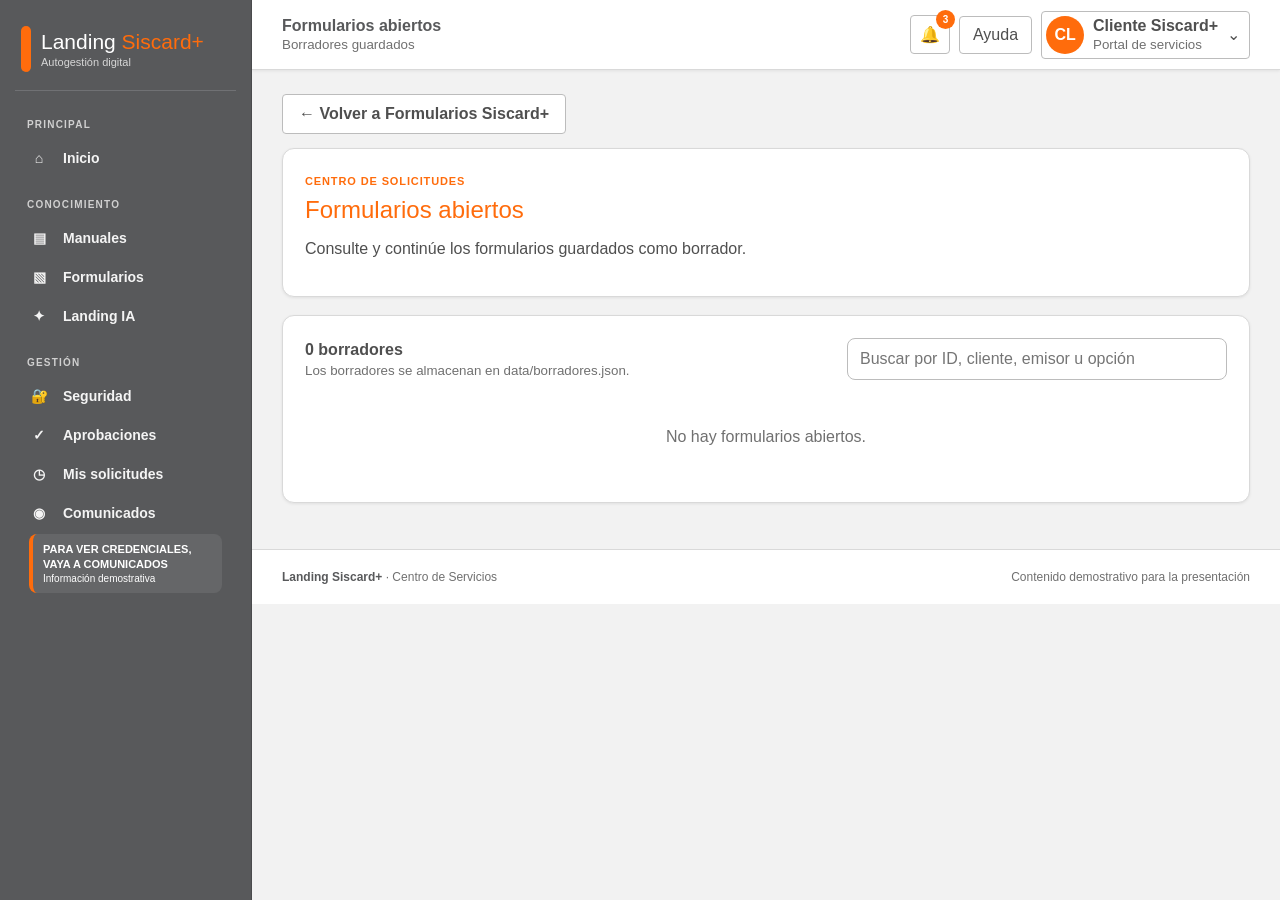
<file: formularios-abiertos.html>
<!DOCTYPE html>
<html lang="es">
<head>
    <meta charset="UTF-8">
    <meta name="viewport" content="width=device-width, initial-scale=1.0">
    <title>Formularios abiertos | Landing Siscard+</title>
    <link rel="stylesheet" href="css/styles.css">
    <style>
        .draft-hero,
        .draft-panel {
            padding: 22px;
            border: 1px solid var(--line);
            border-radius: var(--radius-large);
            background: #ffffff;
            box-shadow: var(--shadow-small);
        }

        .draft-hero h1 {
            margin: 7px 0;
            color: var(--orange);
            font-weight: 300;
        }

        .draft-panel {
            margin-top: 18px;
        }

        .draft-toolbar {
            display: flex;
            justify-content: space-between;
            align-items: center;
            gap: 12px;
            flex-wrap: wrap;
            margin-bottom: 14px;
        }

        .draft-toolbar input {
            width: min(380px, 100%);
            min-height: 42px;
            padding: 9px 12px;
            border-radius: var(--radius);
        }

        .draft-table-wrap {
            overflow: auto;
        }

        .draft-table {
            width: 100%;
            border-collapse: collapse;
        }

        .draft-table th,
        .draft-table td {
            padding: 11px;
            border-bottom: 1px solid var(--line);
            text-align: left;
            vertical-align: middle;
            font-size: 12px;
        }

        .draft-table th {
            color: var(--sidebar);
            background: var(--surface-soft);
            font-size: 10px;
            text-transform: uppercase;
        }

        .draft-id {
            color: var(--orange-dark);
            font-weight: 850;
        }

        .draft-actions {
            display: flex;
            gap: 6px;
            flex-wrap: wrap;
        }

        .empty {
            padding: 34px;
            color: var(--muted);
            text-align: center;
        }

        .dialog-overlay {
            position: fixed;
            inset: 0;
            z-index: 1000;
            display: grid;
            place-items: center;
            padding: 20px;
            background: rgba(25, 25, 25, 0.72);
        }

        .dialog-overlay[hidden] {
            display: none;
        }

        .dialog {
            width: min(480px, 100%);
            padding: 22px;
            border-top: 5px solid var(--orange);
            border-radius: var(--radius-large);
            background: #ffffff;
        }

        .dialog input {
            width: 100%;
            min-height: 44px;
            margin: 10px 0;
            padding: 9px 12px;
            border-radius: var(--radius);
        }

        .dialog-actions {
            display: flex;
            justify-content: flex-end;
            gap: 8px;
        }

        @media (max-width: 760px) {
            .draft-table thead {
                display: none;
            }

            .draft-table,
            .draft-table tbody,
            .draft-table tr,
            .draft-table td {
                display: block;
            }

            .draft-table tr {
                margin-bottom: 10px;
                padding: 10px;
                border: 1px solid var(--line);
            }

            .draft-table td {
                padding: 5px;
                border: 0;
            }
        }
    </style>
</head>
<body
    data-page-title="Formularios abiertos"
    data-page-subtitle="Borradores guardados"
>
    <div class="app-shell">
        <div id="sidebar-container"></div>

        <div class="main-area">
            <div id="topbar-container"></div>

            <main class="content">
                <div style="margin-bottom: 14px;">
                    <a class="tertiary-button" href="formularios.html">
                        ← Volver a Formularios Siscard+
                    </a>
                </div>

                <section class="draft-hero">
                    <span class="section-kicker">Centro de Solicitudes</span>
                    <h1>Formularios abiertos</h1>
                    <p>
                        Consulte y continúe los formularios guardados como borrador.
                    </p>
                </section>

                <section class="draft-panel">
                    <div class="draft-toolbar">
                        <div>
                            <strong id="count">Cargando borradores...</strong>
                            <small
                                style="display: block; color: var(--muted); margin-top: 4px;"
                            >
                                Los borradores se almacenan en data/borradores.json.
                            </small>
                        </div>

                        <input
                            id="search"
                            type="search"
                            placeholder="Buscar por ID, cliente, emisor u opción"
                        >
                    </div>

                    <div class="draft-table-wrap" id="content"></div>
                </section>
            </main>

            <div id="footer-container"></div>
        </div>
    </div>

    <div class="dialog-overlay" id="credentialOverlay" hidden>
        <section class="dialog">
            <h2>Credencial requerida</h2>
            <p>Ingrese la credencial para actualizar borradores.</p>

            <input
                id="credential"
                type="password"
                autocomplete="off"
                placeholder="Credencial de acceso"
            >

            <small
                id="credentialMessage"
                style="color: var(--red); display: block; min-height: 18px;"
            ></small>

            <div class="dialog-actions">
                <button
                    class="tertiary-button"
                    id="cancelCredential"
                    type="button"
                >
                    Cancelar
                </button>

                <button
                    class="primary-button"
                    id="continueCredential"
                    type="button"
                >
                    Continuar
                </button>
            </div>
        </section>
    </div>

    <div class="toast" id="toast"></div>

    <script src="js/layout.js"></script>
    <script src="js/app.js"></script>
    <script>
        "use strict";

        const SETTINGS = {
            owner: "Kiris25",
            repository: "siscard-plus-landing",
            branch: "main",
            path: "data/borradores.json"
        };

        let drafts = [];
        let pendingAction = null;

        function escapeHtml(value) {
            const container = document.createElement("div");
            container.textContent = String(value ?? "");
            return container.innerHTML;
        }

        function normalize(value) {
            return String(value ?? "")
                .toLowerCase()
                .normalize("NFD")
                .replace(/[\u0300-\u036f]/g, "");
        }

        function showToast(message) {
            const toast = document.getElementById("toast");
            toast.textContent = message;
            toast.classList.add("show");

            window.setTimeout(
                () => toast.classList.remove("show"),
                2600
            );
        }

        function githubApiUrl() {
            return `https://api.github.com/repos/${SETTINGS.owner}/${SETTINGS.repository}/contents/${SETTINGS.path}`;
        }

        function githubHeaders(credential) {
            return {
                Accept: "application/vnd.github+json",
                Authorization: `Bearer ${credential}`,
                "X-GitHub-Api-Version": "2022-11-28"
            };
        }

        function utf8ToBase64(value) {
            const bytes = new TextEncoder().encode(value);
            let binary = "";

            bytes.forEach((byte) => {
                binary += String.fromCharCode(byte);
            });

            return btoa(binary);
        }

        async function loadDrafts() {
            try {
                const response = await fetch(
                    `data/borradores.json?v=${Date.now()}`,
                    { cache: "no-store" }
                );

                drafts = response.ok
                    ? await response.json()
                    : [];

                if (!Array.isArray(drafts)) {
                    drafts = [];
                }

                renderDrafts();
            } catch (error) {
                console.error(error);
                drafts = [];
                renderDrafts();
                showToast("No fue posible cargar los borradores.");
            }
        }

        function formatDate(value) {
            if (!value) {
                return "";
            }

            const date = new Date(value);

            return Number.isNaN(date.getTime())
                ? value
                : date.toLocaleString("es-CR");
        }

        function renderDrafts() {
            const query = normalize(
                document.getElementById("search").value
            );

            const filteredDrafts = drafts
                .filter((draft) => {
                    const searchableText = normalize([
                        draft.id,
                        draft.cliente,
                        draft.emisor,
                        draft.opcion,
                        draft.tipo
                    ].join(" "));

                    return searchableText.includes(query);
                })
                .sort((first, second) =>
                    String(second.fechaActualizacion || "")
                        .localeCompare(
                            String(first.fechaActualizacion || "")
                        )
                );

            document.getElementById("count").textContent =
                `${filteredDrafts.length} borrador${
                    filteredDrafts.length === 1 ? "" : "es"
                }`;

            const content = document.getElementById("content");

            if (!filteredDrafts.length) {
                content.innerHTML = `
                    <div class="empty">
                        No hay formularios abiertos.
                    </div>
                `;
                return;
            }

            content.innerHTML = `
                <table class="draft-table">
                    <thead>
                        <tr>
                            <th>ID</th>
                            <th>Tipo / Opción</th>
                            <th>Cliente / Emisor</th>
                            <th>Actualizado</th>
                            <th>Acciones</th>
                        </tr>
                    </thead>
                    <tbody>
                        ${filteredDrafts.map((draft) => `
                            <tr>
                                <td class="draft-id">
                                    ${escapeHtml(draft.id)}
                                </td>
                                <td>
                                    Solicitud de parámetros
                                    <br>
                                    <small>
                                        OP${escapeHtml(draft.opcion || "")}
                                    </small>
                                </td>
                                <td>
                                    ${escapeHtml(draft.cliente || "Sin cliente")}
                                    <br>
                                    <small>
                                        ${escapeHtml(draft.emisor || "Sin emisor")}
                                    </small>
                                </td>
                                <td>
                                    ${escapeHtml(
                                        formatDate(draft.fechaActualizacion)
                                    )}
                                </td>
                                <td>
                                    <div class="draft-actions">
                                        <a
                                            class="primary-button"
                                            href="formulario-parametros.html?opcion=${
                                                encodeURIComponent(
                                                    draft.opcion || "05"
                                                )
                                            }&borrador=${
                                                encodeURIComponent(draft.id)
                                            }"
                                        >
                                            Continuar
                                        </a>

                                        <button
                                            class="tertiary-button"
                                            data-duplicate="${escapeHtml(draft.id)}"
                                            type="button"
                                        >
                                            Duplicar
                                        </button>

                                        <button
                                            class="tertiary-button"
                                            data-delete="${escapeHtml(draft.id)}"
                                            type="button"
                                        >
                                            Eliminar
                                        </button>
                                    </div>
                                </td>
                            </tr>
                        `).join("")}
                    </tbody>
                </table>
            `;
        }

        function requestCredential(action) {
            pendingAction = action;

            const savedCredential =
                localStorage.getItem("siscardAccessCredential") || "";

            document.getElementById("credential").value =
                savedCredential;

            document.getElementById("credentialMessage").textContent = "";
            document.getElementById("credentialOverlay").hidden = false;

            window.setTimeout(
                () => document.getElementById("credential").focus(),
                20
            );
        }

        async function writeDrafts(
            credential,
            updatedDrafts,
            commitMessage
        ) {
            const currentResponse = await fetch(
                `${githubApiUrl()}?ref=${SETTINGS.branch}&v=${Date.now()}`,
                {
                    headers: githubHeaders(credential),
                    cache: "no-store"
                }
            );

            if (!currentResponse.ok) {
                throw new Error(
                    "No fue posible leer el archivo remoto."
                );
            }

            const currentFile = await currentResponse.json();

            const updateResponse = await fetch(
                githubApiUrl(),
                {
                    method: "PUT",
                    headers: {
                        ...githubHeaders(credential),
                        "Content-Type": "application/json"
                    },
                    body: JSON.stringify({
                        message: commitMessage,
                        content: utf8ToBase64(
                            `${JSON.stringify(updatedDrafts, null, 2)}\n`
                        ),
                        branch: SETTINGS.branch,
                        sha: currentFile.sha
                    })
                }
            );

            if (!updateResponse.ok) {
                throw new Error(
                    "No fue posible guardar el cambio."
                );
            }

            localStorage.setItem(
                "siscardAccessCredential",
                credential
            );

            drafts = updatedDrafts;
            renderDrafts();
        }

        document.getElementById("content").addEventListener(
            "click",
            (event) => {
                const deleteButton =
                    event.target.closest("[data-delete]");

                const duplicateButton =
                    event.target.closest("[data-duplicate]");

                if (deleteButton) {
                    requestCredential({
                        type: "delete",
                        id: deleteButton.dataset.delete
                    });
                }

                if (duplicateButton) {
                    requestCredential({
                        type: "duplicate",
                        id: duplicateButton.dataset.duplicate
                    });
                }
            }
        );

        document.getElementById("continueCredential").addEventListener(
            "click",
            async () => {
                const credential =
                    document.getElementById("credential").value.trim();

                if (!credential || !pendingAction) {
                    return;
                }

                try {
                    let updatedDrafts = [...drafts];

                    if (pendingAction.type === "delete") {
                        updatedDrafts = updatedDrafts.filter(
                            (draft) => draft.id !== pendingAction.id
                        );
                    } else {
                        const originalDraft = drafts.find(
                            (draft) => draft.id === pendingAction.id
                        );

                        if (originalDraft) {
                            const copiedDraft =
                                structuredClone(originalDraft);

                            copiedDraft.id =
                                `${originalDraft.id}-COPIA-${
                                    Date.now().toString().slice(-5)
                                }`;

                            copiedDraft.fechaCreacion =
                                new Date().toISOString();

                            copiedDraft.fechaActualizacion =
                                copiedDraft.fechaCreacion;

                            updatedDrafts.unshift(copiedDraft);
                        }
                    }

                    const commitMessage =
                        pendingAction.type === "delete"
                            ? `Eliminar borrador ${pendingAction.id}`
                            : `Duplicar borrador ${pendingAction.id}`;

                    await writeDrafts(
                        credential,
                        updatedDrafts,
                        commitMessage
                    );

                    document.getElementById(
                        "credentialOverlay"
                    ).hidden = true;

                    showToast("Borradores actualizados.");
                } catch (error) {
                    console.error(error);

                    document.getElementById(
                        "credentialMessage"
                    ).textContent = error.message;
                }
            }
        );

        document.getElementById("cancelCredential").addEventListener(
            "click",
            () => {
                document.getElementById(
                    "credentialOverlay"
                ).hidden = true;
            }
        );

        document.getElementById("search").addEventListener(
            "input",
            renderDrafts
        );

        loadDrafts();
    </script>
</body>
</html>
</file>
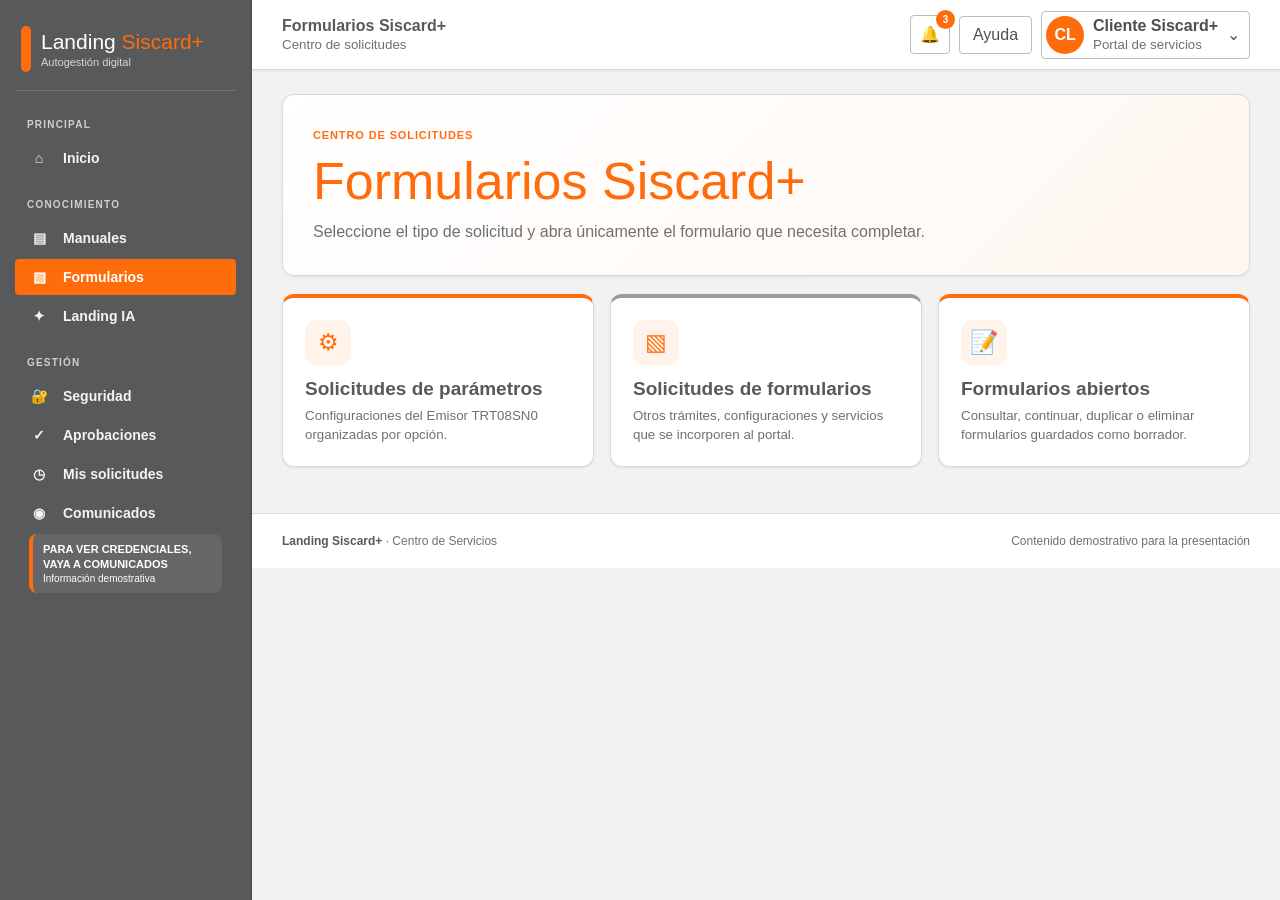
<file: formularios.html>
<!DOCTYPE html>
<html lang="es">
<head>
    <meta charset="UTF-8">
    <meta name="viewport" content="width=device-width, initial-scale=1.0">
    <meta name="description" content="Centro de Solicitudes Siscard+">
    <title>Formularios | Landing Siscard+</title>
    <link rel="stylesheet" href="css/styles.css">
    <style>
        .request-hero { padding: 30px; border: 1px solid var(--line); border-radius: var(--radius-large); background: linear-gradient(135deg,#ffffff 0%,#fff7f1 100%); box-shadow: var(--shadow-small); }
        .request-hero h1 { margin: 8px 0; color: var(--orange); font-size: clamp(34px,5vw,52px); font-weight: 300; }
        .request-hero p { max-width: 720px; margin: 0; color: var(--muted); line-height: 1.6; }
        .request-types { display: grid; grid-template-columns: repeat(3,minmax(0,1fr)); gap: 16px; margin-top: 18px; }
        .type-card { padding: 22px; border: 1px solid var(--line); border-top: 4px solid var(--orange); border-radius: var(--radius-large); background: #fff; box-shadow: var(--shadow-small); text-align: left; cursor: pointer; }
        .type-card.inactive { border-top-color: #9b9b9b; }
        .type-icon { display: grid; place-items: center; width: 46px; height: 46px; border-radius: 12px; background: var(--orange-soft); color: var(--orange); font-size: 23px; }
        .type-card strong,.type-card small { display:block; }
        .type-card strong { margin-top: 12px; color: var(--sidebar); font-size: 19px; }
        .type-card small { margin-top: 6px; color: var(--muted); line-height:1.45; }
        .catalog { margin-top: 22px; padding: 20px; border:1px solid var(--line); border-radius:var(--radius-large); background:#fff; box-shadow:var(--shadow-small); }
        .catalog[hidden] { display:none; }
        .catalog-head { display:flex; justify-content:space-between; align-items:end; gap:14px; flex-wrap:wrap; margin-bottom:14px; }
        .catalog-head h2 { margin:4px 0 0; color:var(--sidebar); font-weight:400; }
        .catalog-search { width:min(390px,100%); min-height:44px; padding:10px 13px; border-radius:var(--radius); }
        .request-grid { display:grid; grid-template-columns:repeat(3,minmax(0,1fr)); gap:11px; }
        .request-card { display:block; padding:16px; border:1px solid var(--line); border-top:3px solid #b7b7b7; border-radius:var(--radius); background:var(--surface-soft); color:var(--ink); text-decoration:none; transition:var(--transition); }
        .request-card:hover { border-top-color:var(--orange); background:var(--orange-soft); transform:translateY(-2px); }
        .request-card[hidden] { display:none; }
        .request-code { color:var(--orange); font-size:11px; font-weight:850; text-transform:uppercase; }
        .request-card strong,.request-card small { display:block; }
        .request-card strong { margin-top:7px; color:var(--sidebar); }
        .request-card small { margin-top:6px; color:var(--muted); }
        .empty-category { padding:34px; border:1px dashed var(--line-strong); border-radius:var(--radius); color:var(--muted); text-align:center; }
        @media(max-width:900px) { .request-grid { grid-template-columns:repeat(2,minmax(0,1fr)); } }
        @media(max-width:650px) { .request-types,.request-grid { grid-template-columns:1fr; } }
    </style>
</head>
<body data-page-title="Formularios Siscard+" data-page-subtitle="Centro de solicitudes">
    <div class="app-shell">
        <div id="sidebar-container"></div>
        <div class="main-area">
            <div id="topbar-container"></div>
            <main class="content">
                <section class="request-hero">
                    <span class="section-kicker">Centro de Solicitudes</span>
                    <h1>Formularios Siscard+</h1>
                    <p>Seleccione el tipo de solicitud y abra únicamente el formulario que necesita completar.</p>
                </section>
                <section class="request-types" aria-label="Tipos de solicitud">
                    <button class="type-card" id="parameterType" type="button">
                        <span class="type-icon">⚙</span>
                        <strong>Solicitudes de parámetros</strong>
                        <small>Configuraciones del Emisor TRT08SN0 organizadas por opción.</small>
                    </button>
                    <button class="type-card inactive" id="formsType" type="button">
                        <span class="type-icon">▧</span>
                        <strong>Solicitudes de formularios</strong>
                        <small>Otros trámites, configuraciones y servicios que se incorporen al portal.</small>
                    </button>
                    <a class="type-card" href="formularios-abiertos.html" style="text-decoration:none;color:inherit;">
                        <span class="type-icon">📝</span>
                        <strong>Formularios abiertos</strong>
                        <small>Consultar, continuar, duplicar o eliminar formularios guardados como borrador.</small>
                    </a>
                </section>
                <section class="catalog" id="parameterCatalog" hidden>
                    <header class="catalog-head">
                        <div><span class="section-kicker">Solicitudes de parámetros</span><h2>Seleccione el formulario</h2></div>
                        <input class="catalog-search" id="catalogSearch" type="search" placeholder="Buscar por opción o nombre">
                    </header>
                    <div class="request-grid" id="requestGrid">
                    <a class="request-card" data-search="05 parámetros generales del emisor" href="formulario-parametros.html?opcion=05">
                        <span class="request-code">Opción 05</span>
                        <strong>Parámetros generales del emisor</strong>
                        <small>Abrir formulario individual</small>
                    </a>
                    <a class="request-card" data-search="12 trabajar con" href="formulario-parametros.html?opcion=12">
                        <span class="request-code">Opción 12</span>
                        <strong>Trabajar con</strong>
                        <small>Abrir formulario individual</small>
                    </a>
                    <a class="request-card" data-search="13 moneda" href="formulario-parametros.html?opcion=13">
                        <span class="request-code">Opción 13</span>
                        <strong>Moneda</strong>
                        <small>Abrir formulario individual</small>
                    </a>
                    <a class="request-card" data-search="14 clasificación" href="formulario-parametros.html?opcion=14">
                        <span class="request-code">Opción 14</span>
                        <strong>Clasificación</strong>
                        <small>Abrir formulario individual</small>
                    </a>
                    <a class="request-card" data-search="15 membresías" href="formulario-parametros.html?opcion=15">
                        <span class="request-code">Opción 15</span>
                        <strong>Membresías</strong>
                        <small>Abrir formulario individual</small>
                    </a>
                    <a class="request-card" data-search="16 cargos automáticos" href="formulario-parametros.html?opcion=16">
                        <span class="request-code">Opción 16</span>
                        <strong>Cargos automáticos</strong>
                        <small>Abrir formulario individual</small>
                    </a>
                    <a class="request-card" data-search="17 ciclos" href="formulario-parametros.html?opcion=17">
                        <span class="request-code">Opción 17</span>
                        <strong>Ciclos</strong>
                        <small>Abrir formulario individual</small>
                    </a>
                    <a class="request-card" data-search="18 tipo de cliente" href="formulario-parametros.html?opcion=18">
                        <span class="request-code">Opción 18</span>
                        <strong>Tipo de cliente</strong>
                        <small>Abrir formulario individual</small>
                    </a>
                    <a class="request-card" data-search="19 renovación" href="formulario-parametros.html?opcion=19">
                        <span class="request-code">Opción 19</span>
                        <strong>Renovación</strong>
                        <small>Abrir formulario individual</small>
                    </a>
                    <a class="request-card" data-search="20 pólizas" href="formulario-parametros.html?opcion=20">
                        <span class="request-code">Opción 20</span>
                        <strong>Pólizas</strong>
                        <small>Abrir formulario individual</small>
                    </a>
                    <a class="request-card" data-search="21 mensajes" href="formulario-parametros.html?opcion=21">
                        <span class="request-code">Opción 21</span>
                        <strong>Mensajes</strong>
                        <small>Abrir formulario individual</small>
                    </a>
                    <a class="request-card" data-search="22 sorteos" href="formulario-parametros.html?opcion=22">
                        <span class="request-code">Opción 22</span>
                        <strong>Sorteos</strong>
                        <small>Abrir formulario individual</small>
                    </a>
                    <a class="request-card" data-search="23 estados" href="formulario-parametros.html?opcion=23">
                        <span class="request-code">Opción 23</span>
                        <strong>Estados</strong>
                        <small>Abrir formulario individual</small>
                    </a>
                    <a class="request-card" data-search="24 clases" href="formulario-parametros.html?opcion=24">
                        <span class="request-code">Opción 24</span>
                        <strong>Clases</strong>
                        <small>Abrir formulario individual</small>
                    </a>
                    <a class="request-card" data-search="25 trasiego" href="formulario-parametros.html?opcion=25">
                        <span class="request-code">Opción 25</span>
                        <strong>Trasiego</strong>
                        <small>Abrir formulario individual</small>
                    </a>
                    <a class="request-card" data-search="26 cargos i.v." href="formulario-parametros.html?opcion=26">
                        <span class="request-code">Opción 26</span>
                        <strong>Cargos I.V.</strong>
                        <small>Abrir formulario individual</small>
                    </a>
                    <a class="request-card" data-search="27 corporativo" href="formulario-parametros.html?opcion=27">
                        <span class="request-code">Opción 27</span>
                        <strong>Corporativo</strong>
                        <small>Abrir formulario individual</small>
                    </a>
                    <a class="request-card" data-search="28 skip pay" href="formulario-parametros.html?opcion=28">
                        <span class="request-code">Opción 28</span>
                        <strong>Skip Pay</strong>
                        <small>Abrir formulario individual</small>
                    </a>
                    <a class="request-card" data-search="29 diseño" href="formulario-parametros.html?opcion=29">
                        <span class="request-code">Opción 29</span>
                        <strong>Diseño</strong>
                        <small>Abrir formulario individual</small>
                    </a>
                    <a class="request-card" data-search="30 extrafinanciamiento" href="formulario-parametros.html?opcion=30">
                        <span class="request-code">Opción 30</span>
                        <strong>Extrafinanciamiento</strong>
                        <small>Abrir formulario individual</small>
                    </a>
                    <a class="request-card" data-search="31 limpiar" href="formulario-parametros.html?opcion=31">
                        <span class="request-code">Opción 31</span>
                        <strong>Limpiar</strong>
                        <small>Abrir formulario individual</small>
                    </a>
                    <a class="request-card" data-search="32 tipo de cuenta" href="formulario-parametros.html?opcion=32">
                        <span class="request-code">Opción 32</span>
                        <strong>Tipo de cuenta</strong>
                        <small>Abrir formulario individual</small>
                    </a>
                    <a class="request-card" data-search="33 costos" href="formulario-parametros.html?opcion=33">
                        <span class="request-code">Opción 33</span>
                        <strong>Costos</strong>
                        <small>Abrir formulario individual</small>
                    </a>
                    <a class="request-card" data-search="34 estados de cuenta" href="formulario-parametros.html?opcion=34">
                        <span class="request-code">Opción 34</span>
                        <strong>Estados de cuenta</strong>
                        <small>Abrir formulario individual</small>
                    </a>
                    <a class="request-card" data-search="35 excepciones" href="formulario-parametros.html?opcion=35">
                        <span class="request-code">Opción 35</span>
                        <strong>Excepciones</strong>
                        <small>Abrir formulario individual</small>
                    </a>
                    <a class="request-card" data-search="36 origen" href="formulario-parametros.html?opcion=36">
                        <span class="request-code">Opción 36</span>
                        <strong>Origen</strong>
                        <small>Abrir formulario individual</small>
                    </a>
                    <a class="request-card" data-search="38 no intereses" href="formulario-parametros.html?opcion=38">
                        <span class="request-code">Opción 38</span>
                        <strong>No intereses</strong>
                        <small>Abrir formulario individual</small>
                    </a>
                    <a class="request-card" data-search="39 excepciones adicionales" href="formulario-parametros.html?opcion=39">
                        <span class="request-code">Opción 39</span>
                        <strong>Excepciones adicionales</strong>
                        <small>Abrir formulario individual</small>
                    </a>
                    <a class="request-card" data-search="40 documentos" href="formulario-parametros.html?opcion=40">
                        <span class="request-code">Opción 40</span>
                        <strong>Documentos</strong>
                        <small>Abrir formulario individual</small>
                    </a>
                    <a class="request-card" data-search="42 prepago" href="formulario-parametros.html?opcion=42">
                        <span class="request-code">Opción 42</span>
                        <strong>Prepago</strong>
                        <small>Abrir formulario individual</small>
                    </a>
                    <a class="request-card" data-search="44 reducción" href="formulario-parametros.html?opcion=44">
                        <span class="request-code">Opción 44</span>
                        <strong>Reducción</strong>
                        <small>Abrir formulario individual</small>
                    </a>
                    <a class="request-card" data-search="45 vencimiento de pago" href="formulario-parametros.html?opcion=45">
                        <span class="request-code">Opción 45</span>
                        <strong>Vencimiento de pago</strong>
                        <small>Abrir formulario individual</small>
                    </a>
                    <a class="request-card" data-search="46 copia" href="formulario-parametros.html?opcion=46">
                        <span class="request-code">Opción 46</span>
                        <strong>Copia</strong>
                        <small>Abrir formulario individual</small>
                    </a>
                    <a class="request-card" data-search="47 deterioro" href="formulario-parametros.html?opcion=47">
                        <span class="request-code">Opción 47</span>
                        <strong>Deterioro</strong>
                        <small>Abrir formulario individual</small>
                    </a>
                    <a class="request-card" data-search="48 prospecto" href="formulario-parametros.html?opcion=48">
                        <span class="request-code">Opción 48</span>
                        <strong>Prospecto</strong>
                        <small>Abrir formulario individual</small>
                    </a>
                    <a class="request-card" data-search="49 renovación de tarjeta" href="formulario-parametros.html?opcion=49">
                        <span class="request-code">Opción 49</span>
                        <strong>Renovación de tarjeta</strong>
                        <small>Abrir formulario individual</small>
                    </a>
                    <a class="request-card" data-search="50 renovación de emisor" href="formulario-parametros.html?opcion=50">
                        <span class="request-code">Opción 50</span>
                        <strong>Renovación de emisor</strong>
                        <small>Abrir formulario individual</small>
                    </a>
                    <a class="request-card" data-search="52 rangos" href="formulario-parametros.html?opcion=52">
                        <span class="request-code">Opción 52</span>
                        <strong>Rangos</strong>
                        <small>Abrir formulario individual</small>
                    </a>
                    <a class="request-card" data-search="53 tecnología" href="formulario-parametros.html?opcion=53">
                        <span class="request-code">Opción 53</span>
                        <strong>Tecnología</strong>
                        <small>Abrir formulario individual</small>
                    </a>
                    </div>
                </section>
                <section class="catalog" id="formsCatalog" hidden>
                    <header class="catalog-head"><div><span class="section-kicker">Solicitudes de formularios</span><h2>Formularios disponibles</h2></div></header>
                    <div class="empty-category">Esta categoría queda preparada para incorporar los próximos formularios.</div>
                </section>
            </main>
            <div id="footer-container"></div>
        </div>
    </div>
    <div class="toast" id="toast" role="status" aria-live="polite"></div>
    <script src="js/layout.js"></script>
    <script src="js/app.js"></script>
    <script>
        "use strict";
        const parameterCatalog = document.getElementById("parameterCatalog");
        const formsCatalog = document.getElementById("formsCatalog");
        document.getElementById("parameterType").addEventListener("click", function() {
            parameterCatalog.hidden = false;
            formsCatalog.hidden = true;
            parameterCatalog.scrollIntoView({ behavior: "smooth", block: "start" });
        });
        document.getElementById("formsType").addEventListener("click", function() {
            formsCatalog.hidden = false;
            parameterCatalog.hidden = true;
            formsCatalog.scrollIntoView({ behavior: "smooth", block: "start" });
        });
        document.getElementById("catalogSearch").addEventListener("input", function(event) {
            const query = event.target.value.toLowerCase().trim();
            document.querySelectorAll(".request-card").forEach(function(card) {
                card.hidden = !card.dataset.search.includes(query);
            });
        });
    </script>
</body>
</html>
</file>
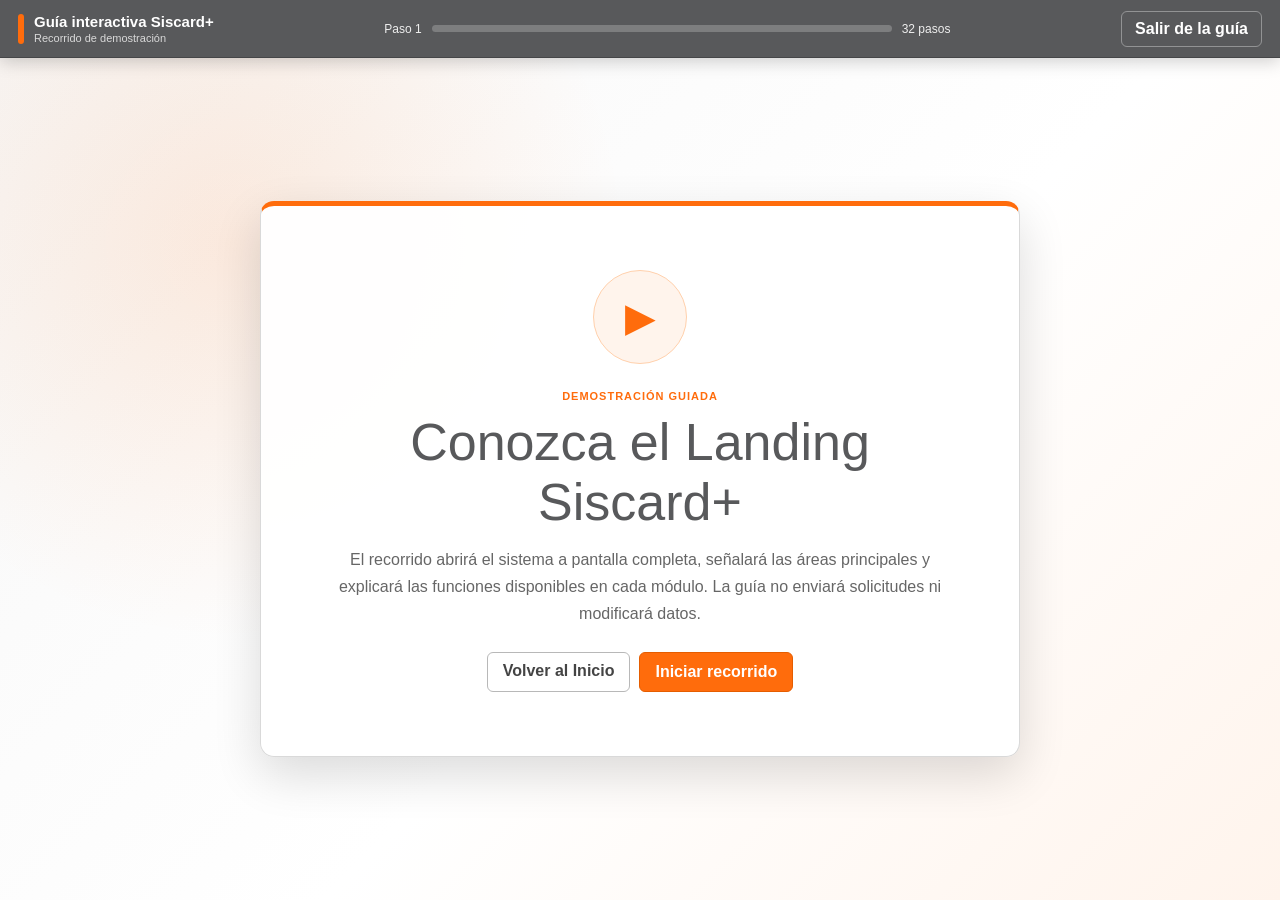
<file: guia.html>
<!DOCTYPE html>
<html lang="es">
<head>
    <meta charset="UTF-8">
    <meta name="viewport" content="width=device-width, initial-scale=1.0">
    <meta name="description" content="Recorrido guiado del Landing Siscard+">
    <title>Guía interactiva | Landing Siscard+</title>
    <link rel="stylesheet" href="css/styles.css">
    <link rel="prefetch" href="manuales.html">
    <link rel="prefetch" href="formularios.html">
    <link rel="prefetch" href="formulario-parametros.html?opcion=05">
    <link rel="prefetch" href="mis-solicitudes.html">
    <link rel="prefetch" href="aprobaciones.html">
    <style>
        :root {
            --guide-orange: #ff6c0c;
            --guide-orange-dark: #e55d00;
            --guide-gray: #58595b;
            --guide-light: #f2f2f2;
            --guide-line: #d9d9d9;
        }

        * {
            box-sizing: border-box;
        }

        body {
            margin: 0;
            overflow: hidden;
            background: #f2f2f2;
        }

        .guide-app {
            position: fixed;
            inset: 0;
            display: grid;
            grid-template-rows: 58px minmax(0, 1fr);
            background: #ffffff;
        }

        .guide-toolbar {
            position: relative;
            z-index: 30;
            display: grid;
            grid-template-columns: auto minmax(0, 1fr) auto;
            gap: 16px;
            align-items: center;
            padding: 0 18px;
            border-bottom: 1px solid #454648;
            background: var(--guide-gray);
            color: #ffffff;
            box-shadow: 0 4px 16px rgba(0, 0, 0, 0.18);
        }

        .guide-brand {
            display: flex;
            gap: 10px;
            align-items: center;
        }

        .guide-brand-mark {
            width: 6px;
            height: 30px;
            border-radius: 999px;
            background: var(--guide-orange);
        }

        .guide-brand strong,
        .guide-brand small {
            display: block;
        }

        .guide-brand strong {
            font-size: 15px;
        }

        .guide-brand small {
            margin-top: 2px;
            color: #d9d9d9;
            font-size: 11px;
        }

        .guide-toolbar-progress {
            display: grid;
            grid-template-columns: auto minmax(120px, 460px) auto;
            justify-content: center;
            gap: 10px;
            align-items: center;
            color: #eeeeee;
            font-size: 12px;
        }

        .guide-progress-track {
            height: 7px;
            overflow: hidden;
            border-radius: 999px;
            background: rgba(255, 255, 255, 0.22);
        }

        .guide-progress-bar {
            display: block;
            width: 0;
            height: 100%;
            border-radius: inherit;
            background: var(--guide-orange);
            transition: width 0.3s ease;
        }

        .guide-exit {
            min-height: 36px;
            padding: 8px 13px;
            border: 1px solid rgba(255, 255, 255, 0.35);
            border-radius: 6px;
            background: transparent;
            color: #ffffff;
            font-weight: 750;
            cursor: pointer;
        }

        .guide-stage {
            position: relative;
            min-height: 0;
            overflow: hidden;
            background: #ffffff;
        }

        .guide-frame {
            width: 100%;
            height: 100%;
            border: 0;
            background: #ffffff;
        }

        .guide-welcome {
            position: absolute;
            inset: 0;
            z-index: 5;
            display: grid;
            place-items: center;
            padding: 32px;
            background:
                radial-gradient(circle at 18% 22%, rgba(255, 108, 12, 0.12), transparent 32%),
                linear-gradient(135deg, #f7f7f7 0%, #ffffff 55%, #fff4ec 100%);
        }

        .guide-welcome[hidden] {
            display: none;
        }

        .guide-welcome-content {
            width: min(760px, 100%);
            padding: clamp(30px, 6vw, 64px);
            border: 1px solid var(--guide-line);
            border-top: 5px solid var(--guide-orange);
            border-radius: 14px;
            background: rgba(255, 255, 255, 0.96);
            box-shadow: 0 18px 48px rgba(0, 0, 0, 0.14);
            text-align: center;
        }

        .guide-welcome-icon {
            display: grid;
            place-items: center;
            width: 94px;
            height: 94px;
            margin: 0 auto 22px;
            border: 1px solid #ffd1ad;
            border-radius: 50%;
            background: #fff4ec;
            color: var(--guide-orange);
            font-size: 40px;
        }

        .guide-welcome-label {
            color: var(--guide-orange);
            font-size: 11px;
            font-weight: 850;
            letter-spacing: 0.09em;
            text-transform: uppercase;
        }

        .guide-welcome h1 {
            margin: 8px 0 14px;
            color: var(--guide-gray);
            font-size: clamp(34px, 5vw, 52px);
            font-weight: 300;
        }

        .guide-welcome p {
            max-width: 620px;
            margin: 0 auto;
            color: #666666;
            font-size: 16px;
            line-height: 1.7;
        }

        .guide-welcome-actions {
            display: flex;
            flex-wrap: wrap;
            justify-content: center;
            gap: 9px;
            margin-top: 25px;
        }

        .guide-button {
            min-height: 40px;
            padding: 9px 15px;
            border: 1px solid #b8b8b8;
            border-radius: 6px;
            background: #ffffff;
            color: #444444;
            font-weight: 750;
            cursor: pointer;
            text-decoration: none;
        }

        .guide-button.primary {
            border-color: var(--guide-orange-dark);
            background: var(--guide-orange);
            color: #ffffff;
        }

        .guide-button:disabled {
            opacity: 0.45;
            cursor: not-allowed;
        }

        .guide-focus {
            position: absolute;
            z-index: 14;
            border: 3px solid var(--guide-orange);
            border-radius: 10px;
            box-shadow:
                0 0 0 9999px rgba(20, 20, 20, 0.64),
                0 0 0 7px rgba(255, 108, 12, 0.18),
                0 0 28px rgba(255, 108, 12, 0.70);
            pointer-events: none;
            transition: none;
        }

        .guide-focus[hidden] {
            display: none;
        }

        .guide-card {
            position: absolute;
            z-index: 20;
            right: 22px;
            bottom: 22px;
            width: min(420px, calc(100vw - 44px));
            overflow: hidden;
            border: 1px solid var(--guide-line);
            border-radius: 12px;
            background: #ffffff;
            box-shadow: 0 18px 52px rgba(0, 0, 0, 0.34);
        }

        .guide-card[hidden] {
            display: none;
        }

        .guide-card-header {
            display: flex;
            justify-content: space-between;
            gap: 12px;
            align-items: center;
            padding: 12px 15px;
            background: var(--guide-gray);
            color: #ffffff;
        }

        .guide-card-header strong {
            font-weight: 700;
        }

        .guide-card-header span {
            color: #ffd1ad;
            font-size: 11px;
            font-weight: 800;
        }

        .guide-card-body {
            padding: 17px;
        }

        .guide-card-kicker {
            color: var(--guide-orange);
            font-size: 11px;
            font-weight: 850;
            letter-spacing: 0.07em;
            text-transform: uppercase;
        }

        .guide-card h2 {
            margin: 6px 0 8px;
            color: var(--guide-gray);
            font-size: 25px;
            font-weight: 400;
        }

        .guide-card p {
            margin: 0;
            color: #666666;
            line-height: 1.58;
        }

        .guide-card-note {
            margin-top: 12px;
            padding: 10px 11px;
            border-left: 4px solid var(--guide-orange);
            background: #fff4ec;
            color: #555555;
            font-size: 12px;
            line-height: 1.45;
        }

        .guide-card-note[hidden] {
            display: none;
        }

        .guide-card-actions {
            display: flex;
            justify-content: space-between;
            gap: 8px;
            padding: 13px 17px;
            border-top: 1px solid var(--guide-line);
            background: #fafafa;
        }

        .guide-card-actions div {
            display: flex;
            gap: 8px;
        }

        .guide-loading {
            position: absolute;
            inset: 0;
            z-index: 12;
            display: grid;
            place-items: center;
            background: rgba(255, 255, 255, 0.72);
            color: var(--guide-gray);
            opacity: 1;
            transition: opacity 0.18s ease;
            font-weight: 700;
        }

        .guide-loading[hidden] {
            display: none;
        }

        @media (max-width: 760px) {
            .guide-toolbar {
                grid-template-columns: minmax(0, 1fr) auto;
            }

            .guide-toolbar-progress {
                display: none;
            }

            .guide-card {
                right: 12px;
                bottom: 12px;
                left: 12px;
                width: auto;
            }

            .guide-card-actions {
                align-items: stretch;
                flex-direction: column;
            }

            .guide-card-actions div {
                display: grid;
                grid-template-columns: 1fr 1fr;
            }

            .guide-card-actions .guide-button {
                width: 100%;
            }
        }
    </style>
</head>
<body>
    <div class="guide-app">
        <header class="guide-toolbar">
            <div class="guide-brand">
                <span class="guide-brand-mark" aria-hidden="true"></span>
                <span>
                    <strong>Guía interactiva Siscard+</strong>
                    <small id="toolbarModule">Recorrido de demostración</small>
                </span>
            </div>

            <div class="guide-toolbar-progress" aria-label="Progreso del recorrido">
                <span id="toolbarStep">Paso 1</span>
                <span class="guide-progress-track">
                    <span class="guide-progress-bar" id="guideProgressBar"></span>
                </span>
                <span id="toolbarTotal"></span>
            </div>

            <button class="guide-exit" id="exitGuideButton" type="button">
                Salir de la guía
            </button>
        </header>

        <main class="guide-stage" id="guideStage">
            <iframe
                class="guide-frame"
                id="guideFrame"
                title="Módulo actual del recorrido"
                hidden
            ></iframe>

            <section class="guide-welcome" id="guideWelcome">
                <div class="guide-welcome-content">
                    <div class="guide-welcome-icon" aria-hidden="true">▶</div>
                    <span class="guide-welcome-label">Demostración guiada</span>
                    <h1>Conozca el Landing Siscard+</h1>
                    <p>
                        El recorrido abrirá el sistema a pantalla completa, señalará
                        las áreas principales y explicará las funciones disponibles
                        en cada módulo. La guía no enviará solicitudes ni modificará datos.
                    </p>
                    <div class="guide-welcome-actions">
                        <a class="guide-button" id="welcomeBackButton" href="index.html">Volver al Inicio</a>
                        <button class="guide-button primary" id="startGuideButton" type="button">
                            Iniciar recorrido
                        </button>
                    </div>
                </div>
            </section>

            <div class="guide-loading" id="guideLoading" hidden>
                Abriendo módulo...
            </div>

            <div
                id="guideInteractionBlocker"
                aria-hidden="true"
                style="position:absolute;inset:0;z-index:13;background:transparent;"
                hidden
            ></div>

            <div class="guide-focus" id="guideFocus" hidden></div>

            <section class="guide-card" id="guideCard" aria-live="polite" hidden>
                <header class="guide-card-header">
                    <strong id="cardModule">Landing Siscard+</strong>
                    <span id="cardCounter">1 de 1</span>
                </header>
                <div class="guide-card-body">
                    <span class="guide-card-kicker" id="cardKicker">Recorrido</span>
                    <h2 id="cardTitle"></h2>
                    <p id="cardText"></p>
                    <div class="guide-card-note" id="cardNote" hidden></div>
                </div>
                <footer class="guide-card-actions">
                    <button class="guide-button" id="openPageButton" type="button">
                        Usar esta pantalla
                    </button>
                    <div>
                        <button class="guide-button" id="previousButton" type="button">
                            Anterior
                        </button>
                        <button class="guide-button primary" id="nextButton" type="button">
                            Siguiente
                        </button>
                    </div>
                </footer>
            </section>
        </main>
    </div>

    <script>
        "use strict";

        const guideSteps = [
            {
                            page: "index.html",
                            module: "Inicio",
                            target: ".service-hero",
                            title: "Centro de Servicios Siscard+",
                            text: "El Inicio concentra el acceso a los servicios disponibles en el Landing Siscard+.",
                            note: "La guía señalará cada área sin ejecutar acciones."
                        },
            {
                            page: "index.html",
                            module: "Inicio",
                            target: "#serviceSearchForm",
                            title: "Buscar un servicio",
                            text: "El buscador permite localizar rápidamente un módulo disponible en el portal."
                        },
            {
                            page: "index.html",
                            module: "Inicio",
                            target: "#modules",
                            title: "Módulos disponibles",
                            text: "Las tarjetas permiten abrir los servicios y gestiones disponibles."
                        },
            {
                            page: "manuales.html",
                            module: "Manuales",
                            target: "main",
                            title: "Centro de Conocimiento",
                            text: "Manuales reúne la documentación funcional, operativa y técnica disponible para consulta."
                        },
            {
                            page: "manuales.html",
                            module: "Manuales",
                            target: "#manualSearchInput, #documentSearchInput, #searchInput, input[type='search'], input[placeholder*='buscar' i]",
                            title: "Buscar documentación",
                            settleTime: 420,
                            text: "Utilice la barra de búsqueda y los filtros para localizar los contenidos disponibles."
                        },
            {
                            page: "manuales.html",
                            module: "Manuales",
                            target: "a[href*='parametros-emisor'], [data-title*='Parámetros del Emisor'], .document-card, main",
                            title: "Parámetros del Emisor TRT08SN0",
                            text: "Puede consultar contenido dinámico como el de Parámetros del Emisor desde esta pantalla una vez terminado el recorrido."
                        },
            {
                            page: "formularios.html",
                            module: "Formularios",
                            target: "[data-section='solicitudes-parametros'], [data-target*='parametro'], [href*='solicitudes-parametros'], main",
                            title: "Solicitudes de parámetros",
                            text: "Esta opción despliega la lista de formularios disponibles para gestionar parámetros. Al seleccionar Siguiente, la guía simulará el clic para mostrar el catálogo."
                        },
            {
                            page: "formularios.html",
                            module: "Formularios",
                            target: "#parameterRequests, #parameterForms, #formsContainer, .parameter-requests, .forms-grid, .catalog-grid, .form-list, main",
                            title: "Formularios de parámetros",
                            text: "En esta sección se encuentran todos los formularios disponibles para realizar solicitudes de parámetros."
                        },
            {
                            page: "formularios.html",
                            module: "Formularios",
                            target: "[href*='opcion=05'], [data-option='05'], [data-option='5'], [data-code='05'], [data-code='5']",
                            title: "Opción 05",
                            settleTime: 420,
                            text: "Para esta demostración se seleccionará la opción 05, correspondiente a Parámetros generales del emisor. Al seleccionar Siguiente se abrirá el formulario.",
                            actionOnNext: "openOption05"
                        },
            {
                            page: "formulario-parametros.html?opcion=05",
                            module: "Solicitudes de parámetros",
                            target: "#templateOverlay .template-dialog, .template-dialog",
                            title: "Información anterior encontrada",
                            text: "Al ingresar, el sistema verifica si existe información anterior de la opción 05 y presenta una ventana para decidir cómo continuar.",
                            note: "Esta función evita tener que completar nuevamente datos ya registrados."
                        },
            {
                            page: "formulario-parametros.html?opcion=05",
                            module: "Solicitudes de parámetros",
                            target: ".template-actions",
                            title: "Opciones para continuar",
                            text: "Iniciar en blanco comienza una solicitud nueva y limpia los datos anteriores. Utilizar información anterior recupera los datos generales y las respuestas guardadas."
                        },
            {
                            page: "formulario-parametros.html?opcion=05",
                            module: "Solicitudes de parámetros",
                            target: "#loadTemplateButton",
                            title: "Utilizar información anterior",
                            text: "Para esta demostración se utilizará la información anterior. Al seleccionar Siguiente, la guía recuperará los datos guardados y continuará con el formulario.",
                            actionOnNext: "usePreviousInformation"
                        },
            {
                            page: "formulario-parametros.html?opcion=05",
                            module: "Solicitudes de parámetros",
                            target: "#requestForm",
                            title: "Datos generales de la solicitud",
                            text: "En esta sección se registran cliente, emisor, acción, producto y la fecha requerida."
                        },
            {
                            page: "formulario-parametros.html?opcion=05",
                            module: "Solicitudes de parámetros",
                            target: "#parameterSearchForm",
                            title: "Buscar parámetros",
                            text: "El buscador permite localizar parámetros por nombre, descripción, producto, valores o dependencias."
                        },
            {
                            page: "formulario-parametros.html?opcion=05",
                            module: "Solicitudes de parámetros",
                            target: ".parameters-toolbar",
                            title: "Herramientas del formulario",
                            text: "La barra permite mostrar u ocultar registros, importar o exportar Excel, generar PDF y enviar la solicitud."
                        },
            {
                            page: "formulario-parametros.html?opcion=05",
                            module: "Solicitudes de parámetros",
                            target: "#parameterContainer",
                            title: "Completar los parámetros",
                            text: "Cada parámetro presenta el valor solicitado, validaciones y una ayuda para consultar la ficha funcional.",
                            note: "Durante la guía no se envían datos."
                        },
            {
                            page: "mis-solicitudes.html",
                            module: "Mis solicitudes",
                            target: "#requestsListView",
                            title: "Vista del usuario solicitante",
                            action: "filterDemo",
                            text: "Esta es la vista del usuario que ingresó los formularios. Aquí puede consultar el estado y seguimiento de sus solicitudes."
                        },
            {
                            page: "mis-solicitudes.html",
                            module: "Mis solicitudes",
                            target: ".request-status-summary",
                            title: "Resumen por estado",
                            text: "El resumen muestra las solicitudes agrupadas por los estados disponibles."
                        },
            {
                            page: "mis-solicitudes.html",
                            module: "Mis solicitudes",
                            target: ".requests-list-filters",
                            title: "Filtros y búsqueda",
                            text: "Se puede filtrar por solicitud, fecha de envío, cliente, emisor, estado y última actualización. El botón Limpiar restablece la vista."
                        },
            {
                            page: "mis-solicitudes.html",
                            module: "Mis solicitudes",
                            target: "[data-options-request-id]",
                            title: "Más opciones",
                            text: "El menú de cada solicitud permite acceder a Ver detalle, Corregir o Ver historial, según el estado.",
                            action: "openMyRequestMenu",
                            cardPosition: "left"
                        },
            {
                            page: "mis-solicitudes.html",
                            module: "Mis solicitudes",
                            target: "#rowOptionsMenu:not([hidden]), #rowOptionsMenu, .row-options-menu",
                            title: "Ver detalle, corregir e historial",
                            text: "Ver detalle abre la solicitud completa. Corregir aparece cuando la solicitud requiere información. Ver historial muestra los movimientos registrados.",
                            action: "openMyRequestMenu",
                            cardPosition: "left"
                        },
            {
                            page: "aprobaciones.html",
                            module: "Aprobaciones",
                            target: "#approvalListView",
                            title: "Solicitudes para revisar",
                            action: "filterDemo",
                            text: "Esta bandeja corresponde al proceso de revisión y presenta las solicitudes disponibles para el aprobador."
                        },
            {
                            page: "aprobaciones.html",
                            module: "Aprobaciones",
                            target: ".approval-status-summary",
                            title: "Estados del flujo",
                            text: "El resumen permite consultar cuántas solicitudes se encuentran enviadas, en revisión, con información requerida, aprobadas, completadas o rechazadas."
                        },
            {
                            page: "aprobaciones.html",
                            module: "Aprobaciones",
                            target: ".approval-filters",
                            title: "Filtros de aprobación",
                            text: "La bandeja puede filtrarse por solicitud, fecha, cliente, emisor, producto y estado."
                        },
            {
                            page: "aprobaciones.html",
                            module: "Aprobaciones",
                            target: "[data-options-request-id]",
                            title: "Más opciones",
                            text: "El menú de la solicitud ofrece Ver, Tomar y Ver historial. Tomar asigna la solicitud y la pasa a revisión.",
                            action: "openApprovalMenu",
                            cardPosition: "left"
                        },
            {
                            page: "aprobaciones.html",
                            module: "Aprobaciones",
                            target: "#rowOptionsMenu:not([hidden]), #rowOptionsMenu, .row-options-menu",
                            title: "Ver, tomar o consultar historial",
                            text: "Desde Más opciones se abre el detalle, se toma una solicitud disponible o se consulta su historial. Al seleccionar Siguiente, la guía abrirá una solicitud para mostrar la revisión.",
                            action: "openApprovalMenu",
                            actionOnNext: "openApprovalDetail",
                            cardPosition: "left"
                        },
            {
                            page: "aprobaciones.html",
                            module: "Aprobaciones",
                            target: "#approvalParametersToolbar, .review-actions, .decision-actions, #approvalDetailView:not([hidden]), .approval-detail:not([hidden]), main",
                            title: "Revisión y decisiones",
                            action: "openReviewWorkspace",
                            settleTime: 900,
                            cardPosition: "left",
                            text: "Al tomar una solicitud, el detalle permite revisar parámetros, marcar Correcto o Requiere ajuste, agregar comentarios, aprobar, solicitar información o rechazar.",
                            note: "Las decisiones se explican sin ejecutarse durante la guía."
                        },
            {
                            page: "mis-solicitudes.html",
                            module: "Corrección por el solicitante",
                            target: "#rowOptionsMenu:not([hidden]), [data-action='correct'], [data-action='corregir'], .row-options-menu, #requestsListView",
                            title: "Corregir información requerida",
                            text: "Cuando el aprobador solicita información, la opción Corregir permite abrir únicamente los campos marcados para ajuste y enviarlos nuevamente a revisión.",
                            action: "openCorrectionMenu",
                            cardPosition: "left"
                        },
            {
                            page: "seguridad.html",
                            module: "Seguridad",
                            target: "main, .security-coming-soon, .security-message",
                            title: "Próxima implementación",
                            text: "Seguridad se implementará posteriormente para construir usuarios y asignar accesos según el grupo al que pertenezcan."
                        },
            {
                            page: "landing-ia.html",
                            module: "Landing IA",
                            target: "main",
                            title: "Asistente del portal",
                            text: "Landing IA orienta consultas y ayuda a localizar servicios y contenidos disponibles."
                        },
            {
                            page: "comunicados.html",
                            module: "Comunicados",
                            target: "main",
                            title: "Avisos y novedades",
                            text: "Comunicados reúne las publicaciones y actualizaciones disponibles en el portal."
                        },
            {
                            page: "index.html",
                            module: "Fin del recorrido",
                            target: "#modules",
                            title: "Demostración completada",
                            text: "El recorrido ha finalizado. El Landing Siscard+ queda disponible para explorar cada módulo directamente.",
                            note: "Seleccione Finalizar para regresar al Inicio."
                        }

        ];

        const guideFrame = document.getElementById("guideFrame");
        const guideWelcome = document.getElementById("guideWelcome");
        const guideLoading = document.getElementById("guideLoading");
        const guideFocus = document.getElementById("guideFocus");
        const guideInteractionBlocker = document.getElementById(
            "guideInteractionBlocker"
        );
        const guideCard = document.getElementById("guideCard");
        const guideStage = document.getElementById("guideStage");
        const guideProgressBar = document.getElementById("guideProgressBar");
        const toolbarStep = document.getElementById("toolbarStep");
        const toolbarTotal = document.getElementById("toolbarTotal");
        const toolbarModule = document.getElementById("toolbarModule");
        const cardModule = document.getElementById("cardModule");
        const cardCounter = document.getElementById("cardCounter");
        const cardTitle = document.getElementById("cardTitle");
        const cardText = document.getElementById("cardText");
        const cardNote = document.getElementById("cardNote");
        const previousButton = document.getElementById("previousButton");
        const nextButton = document.getElementById("nextButton");
        const openPageButton = document.getElementById("openPageButton");

        let currentStep = 0;
        let currentPage = "";
        let guideStarted = false;
        let guideTransitioning = false;

        toolbarTotal.textContent = `${guideSteps.length} pasos`;

        function clearGuideMode()
        {
            sessionStorage.removeItem("siscardGuideMode");
            sessionStorage.removeItem("siscardDemoMode");
        }


        function findClickableByText(frameDocument, texts)
        {
            const controls = Array.from(
                frameDocument.querySelectorAll(
                    "button, a, [role='button'], [data-action]"
                )
            );

            return controls.find(
                function (control)
                {
                    const normalizeLabel = function (value)
                    {
                        return String(value || "")
                            .trim()
                            .toLowerCase()
                            .normalize("NFD")
                            .replace(/[\u0300-\u036f]/g, "");
                    };
                    const label = normalizeLabel(
                        control.textContent ||
                        control.value ||
                        control.getAttribute("aria-label") ||
                        control.getAttribute("title") ||
                        ""
                    );

                    return texts.some(
                        function (text)
                        {
                            return label.includes(normalizeLabel(text));
                        }
                    );
                }
            );
        }

        function findDemoRow(frameDocument)
        {
            const rows = Array.from(
                frameDocument.querySelectorAll(
                    "tr, .request-row, .approval-row, .request-card"
                )
            );

            return rows.find(
                function (row)
                {
                    return String(row.textContent || "")
                        .toLowerCase()
                        .includes("demo");
                }
            ) || rows[0] || frameDocument.body;
        }

        function openFirstOptionsMenu(frameDocument)
        {
            const demoRow = findDemoRow(frameDocument);
            const firstOptionsButton =
                demoRow.querySelector?.("[data-options-request-id]") ||
                findClickableByText(demoRow, ["más opciones", "mas opciones"]) ||
                frameDocument.querySelector("[data-options-request-id]");

            if (firstOptionsButton)
            {
                firstOptionsButton.click();
            }

            const menu = frameDocument.getElementById("rowOptionsMenu");

            if (menu)
            {
                menu.hidden = false;
                Object.assign(
                    menu.style,
                    {
                        position: "fixed",
                        top: "150px",
                        right: "28px",
                        left: "auto",
                        bottom: "auto",
                        zIndex: "99999",
                        maxHeight: "calc(100vh - 180px)",
                        overflowY: "auto"
                    }
                );
            }

            return menu;
        }

        function suppressDemoCredentialPrompt(frameDocument)
        {
            const normalize = function (value)
            {
                return String(value || "")
                    .toLowerCase()
                    .normalize("NFD")
                    .replace(/[\u0300-\u036f]/g, "");
            };
            const candidates = Array.from(
                frameDocument.querySelectorAll(
                    "[role='dialog'], .modal, .modal-overlay, .overlay, " +
                    "[id*='credential' i], [class*='credential' i], " +
                    "[id*='access' i], [class*='access' i]"
                )
            );

            candidates.forEach(
                function (element)
                {
                    const content = normalize(element.textContent);
                    const isCredentialPrompt =
                        content.includes("credencial") ||
                        content.includes("credential") ||
                        content.includes("token de acceso") ||
                        content.includes("access token");

                    if (!isCredentialPrompt)
                    {
                        return;
                    }

                    const closeControl = findClickableByText(
                        element,
                        ["continuar", "omitir", "cancelar", "cerrar"]
                    );
                    closeControl?.click();

                    if (
                        element.dataset.siscardDemoSuppressed !== "true" &&
                        element.getClientRects().length > 0
                    )
                    {
                        element.dataset.siscardDemoSuppressed = "true";
                        element.hidden = true;
                        element.style.display = "none";
                        element.setAttribute("aria-hidden", "true");
                    }
                }
            );

            frameDocument.documentElement.style.overflow = "";
            frameDocument.body.style.overflow = "";
        }

        function installDemoCredentialGuard(frameDocument)
        {
            suppressDemoCredentialPrompt(frameDocument);
        }

        function findReviewControls(frameDocument)
        {
            const controls = Array.from(
                frameDocument.querySelectorAll(
                    "button, [role='button'], label, .review-option, " +
                    ".parameter-review, .decision-option"
                )
            );
            const correct = controls.find(
                control => /correcto/i.test(control.textContent || "")
            );
            const adjustment = controls.find(
                control => /requiere (ajuste|informacion)/i.test(
                    control.textContent || ""
                )
            );

            if (correct && adjustment)
            {
                return correct.closest(
                    "section, fieldset, .review-actions, .decision-actions, " +
                    ".parameter-review, .panel, .approval-detail"
                ) || correct.parentElement;
            }

            return null;
        }

        function openReviewWorkspace(frameDocument)
        {
            installDemoCredentialGuard(frameDocument);

            if (findReviewControls(frameDocument))
            {
                return;
            }

            const menu = openFirstOptionsMenu(frameDocument);
            const scope = menu && !menu.hidden ? menu : frameDocument;
            const takeOrView =
                findClickableByText(scope, ["tomar"]) ||
                findClickableByText(scope, ["ver detalle", "ver"]);
            takeOrView?.click();

            window.setTimeout(
                function ()
                {
                    suppressDemoCredentialPrompt(frameDocument);

                    if (findReviewControls(frameDocument))
                    {
                        return;
                    }

                    const secondMenu = openFirstOptionsMenu(frameDocument);
                    const secondScope =
                        secondMenu && !secondMenu.hidden
                            ? secondMenu
                            : frameDocument;
                    const viewButton = findClickableByText(
                        secondScope,
                        ["ver detalle", "ver"]
                    );
                    viewButton?.click();
                    suppressDemoCredentialPrompt(frameDocument);
                },
                320
            );
        }

        function performStepAction(frameDocument, action)
        {
            if (!action)
            {
                return;
            }


            if (action === "filterDemo")
            {
                const searchInput =
                    frameDocument.querySelector(
                        "input[type='search'], " +
                        "input[id*='search' i], " +
                        "input[placeholder*='buscar' i], " +
                        "input[placeholder*='solicitud' i]"
                    );

                if (searchInput)
                {
                    searchInput.value = "DEMO";
                    searchInput.dispatchEvent(
                        new Event("input", { bubbles: true })
                    );
                    searchInput.dispatchEvent(
                        new Event("change", { bubbles: true })
                    );
                }

                return;
            }

            if (action === "openParameterRequests")
            {
                const visibleOption05 = frameDocument.querySelector(
                    "[href*='opcion=05'], [data-option='05'], " +
                    "[data-option='5'], [data-code='05'], [data-code='5']"
                );

                if (
                    visibleOption05 &&
                    visibleOption05.getClientRects().length > 0
                )
                {
                    return;
                }

                const trigger =
                    frameDocument.querySelector(
                        "[data-section='solicitudes-parametros'], " +
                        "[data-target*='parametro'], " +
                        "[href*='solicitudes-parametros']"
                    ) ||
                    findClickableByText(
                        frameDocument,
                        ["Solicitudes de parámetros", "Solicitud de parámetros"]
                    );

                if (trigger)
                {
                    trigger.click();

                    window.setTimeout(
                        function ()
                        {
                            const option05 =
                                frameDocument.querySelector(
                                    "[href*='opcion=05'], [data-option='05'], " +
                                    "[data-option='5'], [data-code='05'], [data-code='5']"
                                ) ||
                                findClickableByText(
                                    frameDocument,
                                    ["Opción 05", "Opción 5", "Parámetros generales del emisor"]
                                );

                            option05?.scrollIntoView(
                                { behavior: "smooth", block: "center" }
                            );
                        },
                        220
                    );
                }

                return;
            }

            if (action === "openOption05")
            {
                const exactOption =
                    frameDocument.querySelector(
                        "[data-option='05'], [data-option='5'], " +
                        "[href*='opcion=05'], [href*='opcion=5']"
                    ) ||
                    findClickableByText(
                        frameDocument,
                        [
                            "OPC05",
                            "OPC 05",
                            "Opción 05",
                            "Opción 5",
                            "Parámetros generales del emisor"
                        ]
                    );

                if (exactOption)
                {
                    exactOption.scrollIntoView(
                        { behavior: "smooth", block: "center" }
                    );
                    exactOption.click();
                }

                return;
            }

            if (action === "usePreviousInformation")
            {
                const button = frameDocument.getElementById("loadTemplateButton");
                button?.click();
                return;
            }

            if (
                action === "openMyRequestMenu" ||
                action === "openApprovalMenu" ||
                action === "openCorrectionMenu"
            )
            {
                const menu = openFirstOptionsMenu(frameDocument);

                if (action === "openCorrectionMenu" && menu)
                {
                    const correctButton = findClickableByText(
                        menu,
                        ["corregir"]
                    );
                    correctButton?.scrollIntoView(
                        { block: "center", inline: "center" }
                    );
                }
                return;
            }

            if (action === "openReviewWorkspace")
            {
                openReviewWorkspace(frameDocument);
                return;
            }

            if (action === "takeApprovalRequest")
            {
                const menu = openFirstOptionsMenu(frameDocument);
                const scope = menu && !menu.hidden
                    ? menu
                    : frameDocument;
                const takeButton = findClickableByText(
                    scope,
                    ["tomar"]
                );

                if (takeButton)
                {
                    takeButton.click();
                }
                else
                {
                    const demoRow = findDemoRow(frameDocument);
                    const fallbackTake = findClickableByText(
                        demoRow,
                        ["tomar"]
                    );
                    fallbackTake?.click();
                }

                return;
            }

            if (action === "openApprovalDetail")
            {
                openFirstOptionsMenu(frameDocument);

                window.setTimeout(
                    function ()
                    {
                        const menu = frameDocument.getElementById("rowOptionsMenu");
                        const scope = menu && !menu.hidden ? menu : frameDocument;
                        const detailButton = findClickableByText(
                            scope,
                            ["tomar", "ver detalle", "ver"]
                        );
                        detailButton?.click();
                    },
                    250
                );
            }
        }

        function resolveStepTarget(step, frameDocument)
        {
            if (step.title === "Revisión y decisiones")
            {
                return findReviewControls(frameDocument) ||
                    findTarget(frameDocument, step.target);
            }

            if (step.title === "Formularios de parámetros")
            {
                const option05 = frameDocument.querySelector(
                    "[href*='opcion=05'], [data-option='05'], " +
                    "[data-option='5'], [data-code='05'], [data-code='5']"
                );
                return option05?.closest(
                    "section, .forms-grid, .catalog-grid, .form-list, .panel"
                ) || findTarget(frameDocument, step.target);
            }
            return findTarget(frameDocument, step.target);
        }

        function findTarget(frameDocument, selectorList)
        {
            const selectors = selectorList.split(",");

            for (const selector of selectors)
            {
                const target = frameDocument.querySelector(selector.trim());

                if (target)
                {
                    return target;
                }
            }

            return frameDocument.body;
        }

        function positionFocus(target)
        {
            const frameRectangle = guideFrame.getBoundingClientRect();
            const targetRectangle = target.getBoundingClientRect();
            const padding = 8;

            const top = frameRectangle.top - guideStage.getBoundingClientRect().top + targetRectangle.top - padding;
            const left = frameRectangle.left - guideStage.getBoundingClientRect().left + targetRectangle.left - padding;

            guideFocus.style.top = `${Math.max(6, top)}px`;
            guideFocus.style.left = `${Math.max(6, left)}px`;
            guideFocus.style.width = `${Math.min(guideStage.clientWidth - 12, targetRectangle.width + padding * 2)}px`;
            guideFocus.style.height = `${Math.min(guideStage.clientHeight - 12, targetRectangle.height + padding * 2)}px`;
            guideFocus.hidden = false;
        }

        function positionGuideCard(step, target)
        {
            guideCard.style.top = "auto";
            guideCard.style.right = "22px";
            guideCard.style.bottom = "22px";
            guideCard.style.left = "auto";

            const rectangle = target.getBoundingClientRect();

            if (step.cardPosition === "left")
            {
                guideCard.style.right = "auto";
                guideCard.style.left = "22px";

                if (rectangle.left < window.innerWidth * 0.46)
                {
                    guideCard.style.left = "auto";
                    guideCard.style.right = "22px";
                }
            }

            if (rectangle.bottom > window.innerHeight * 0.64)
            {
                guideCard.style.bottom = "auto";
                guideCard.style.top = "76px";
            }
        }

        function prepareStepState(step, frameDocument)
        {
            if (
                step.page === "formularios.html" &&
                ["Formularios de parámetros", "Opción 05"].includes(step.title)
            )
            {
                performStepAction(frameDocument, "openParameterRequests");
            }
            performStepAction(frameDocument, step.action);
        }

        async function waitForReviewControls(
            frameDocument,
            timeout = 3200
        )
        {
            const startedAt = Date.now();

            while (Date.now() - startedAt < timeout)
            {
                suppressDemoCredentialPrompt(frameDocument);

                const reviewControls = findReviewControls(frameDocument);

                if (reviewControls)
                {
                    return reviewControls;
                }

                await new Promise(
                    resolve => window.setTimeout(resolve, 100)
                );
            }

            return null;
        }

        async function prepareApprovalReview(frameDocument)
        {
            installDemoCredentialGuard(frameDocument);

            let reviewControls = findReviewControls(frameDocument);

            if (reviewControls)
            {
                return reviewControls;
            }

            const menu = openFirstOptionsMenu(frameDocument);
            const scope = menu && !menu.hidden
                ? menu
                : frameDocument;
            const takeButton = findClickableByText(scope, ["tomar"]);
            const viewButton = findClickableByText(
                scope,
                ["ver detalle", "ver"]
            );

            if (takeButton)
            {
                takeButton.click();
                reviewControls = await waitForReviewControls(
                    frameDocument,
                    1800
                );
            }

            if (!reviewControls)
            {
                const secondMenu = openFirstOptionsMenu(frameDocument);
                const secondScope = secondMenu && !secondMenu.hidden
                    ? secondMenu
                    : frameDocument;
                const secondViewButton =
                    findClickableByText(
                        secondScope,
                        ["ver detalle", "ver"]
                    ) ||
                    viewButton;
                secondViewButton?.click();
                reviewControls = await waitForReviewControls(
                    frameDocument
                );
            }

            return reviewControls;
        }

        async function waitForStableLayout(frameDocument)
        {
            await (frameDocument.fonts?.ready || Promise.resolve());
            const step = guideSteps[currentStep];
            const settleTime = Number(step.settleTime || 220);
            await new Promise(
                resolve => window.setTimeout(resolve, settleTime)
            );
            await new Promise(resolve =>
                frameDocument.defaultView.requestAnimationFrame(() =>
                    frameDocument.defaultView.requestAnimationFrame(resolve)
                )
            );
        }

        async function showCurrentStep()
        {
            const step = guideSteps[currentStep];
            const frameDocument = guideFrame.contentDocument;
            if (!frameDocument) return;

            guideFocus.hidden = true;
            guideCard.hidden = true;
            guideCard.removeAttribute("style");
            guideLoading.hidden = false;
            installDemoCredentialGuard(frameDocument);

            let preparedReviewControls = null;

            if (step.title === "Revisión y decisiones")
            {
                preparedReviewControls = await prepareApprovalReview(
                    frameDocument
                );
            }
            else
            {
                prepareStepState(step, frameDocument);
            }

            await waitForStableLayout(frameDocument);
            const target =
                preparedReviewControls ||
                resolveStepTarget(step, frameDocument);
            target.scrollIntoView(
                {
                    behavior: "smooth",
                    block: "center",
                    inline: "center"
                }
            );
            await waitForStableLayout(frameDocument);
            const settled =
                preparedReviewControls ||
                resolveStepTarget(step, frameDocument);
            positionFocus(settled);
            positionGuideCard(step, settled);

            if (step.settleTime)
            {
                await new Promise(
                    resolve => window.setTimeout(resolve, 90)
                );
                const finalTarget = resolveStepTarget(
                    step,
                    frameDocument
                );
                positionFocus(finalTarget);
                positionGuideCard(step, finalTarget);
            }

            guideLoading.hidden = true;
            guideCard.hidden = false;
            guideTransitioning = false;
            previousButton.disabled = currentStep === 0;
            nextButton.disabled = false;

            toolbarModule.textContent = step.module;
            toolbarStep.textContent = `Paso ${currentStep + 1}`;
            guideProgressBar.style.width = `${((currentStep + 1) / guideSteps.length) * 100}%`;
            cardModule.textContent = step.module;
            cardCounter.textContent = `${currentStep + 1} de ${guideSteps.length}`;
            cardTitle.textContent = step.title;
            cardText.textContent = step.text;
            cardNote.hidden = !step.note;
            cardNote.textContent = step.note || "";
            nextButton.textContent = currentStep === guideSteps.length - 1 ? "Finalizar" : "Siguiente";
            localStorage.setItem("siscardGuideStep",String(currentStep));
        }

        function loadCurrentStep()
        {
            const step=guideSteps[currentStep];
            guideStarted=true; guideTransitioning=true;
            previousButton.disabled=true; nextButton.disabled=true;
            guideWelcome.hidden=true; guideFrame.hidden=false;
            guideInteractionBlocker.hidden=false; guideCard.hidden=true;
            guideFocus.hidden=true; guideLoading.hidden=false;
            guideLoading.textContent = "";
            if (
                currentPage === step.page &&
                guideFrame.contentDocument &&
                guideFrame.contentWindow.location.href !== "about:blank"
            )
            {
                showCurrentStep().catch(
                    function ()
                    {
                        guideCard.hidden = false;
                        guideFocus.hidden = true;
                        guideTransitioning = false;
                        previousButton.disabled = currentStep === 0;
                        nextButton.disabled = false;
                    }
                );
                return;
            }

            currentPage = step.page;
            sessionStorage.setItem("siscardGuideMode", "true");
            sessionStorage.setItem("siscardDemoMode", "true");
            const separator = step.page.includes("?") ? "&" : "?";
            guideFrame.src = "about:blank";
            window.setTimeout(
                function ()
                {
                    guideFrame.src =
                        `${step.page}${separator}guiaPaso=${currentStep}&modoDemo=true`;
                },
                20
            );
        }

        guideFrame.addEventListener("load",function(){
            if(!guideStarted || guideFrame.contentWindow.location.href==="about:blank") return;
            showCurrentStep().catch(()=>{
                guideLoading.textContent = "";
                guideCard.hidden=false; guideFocus.hidden=true; guideTransitioning=false;
                previousButton.disabled=currentStep===0; nextButton.disabled=false;
            });
        });

        document.getElementById("startGuideButton").addEventListener("click",function(){currentStep=0;loadCurrentStep();});
        document.getElementById("welcomeBackButton").addEventListener(
            "click",
            clearGuideMode
        );

        async function goToGuideStep(nextStep,direction)
        {
            if(guideTransitioning || nextStep<0 || nextStep>=guideSteps.length) return;
            guideTransitioning=true; previousButton.disabled=true; nextButton.disabled=true;
            guideFocus.hidden = true;
            guideCard.hidden = true;
            guideLoading.hidden = false;
            guideLoading.style.opacity = "0";
            const leaving=guideSteps[currentStep];
            if(direction==="next" && leaving.actionOnNext)
            {
                performStepAction(guideFrame.contentDocument,leaving.actionOnNext);
                await new Promise(resolve=>window.setTimeout(resolve,750));
            }
            currentStep=nextStep; loadCurrentStep();
        }

        previousButton.addEventListener("click",()=>goToGuideStep(currentStep-1,"previous"));
        nextButton.addEventListener(
            "click",
            function ()
            {
                if (guideTransitioning)
                {
                    return;
                }

                if (currentStep === guideSteps.length - 1)
                {
                    localStorage.setItem(
                        "siscardQuickGuideCompleted",
                        "true"
                    );

                    clearGuideMode();
                    window.location.href = "index.html";
                    return;
                }

                goToGuideStep(currentStep + 1, "next");
            }
        );

        openPageButton.addEventListener(
            "click",
            function ()
            {
                const step = guideSteps[currentStep];

                clearGuideMode();
                window.location.href = step.page;
            }
        );

        document.getElementById("exitGuideButton").addEventListener(
            "click",
            function ()
            {
                clearGuideMode();
                window.location.href = "index.html";
            }
        );

        window.addEventListener(
            "resize",
            function ()
            {
                if (!guideStarted || guideFrame.hidden)
                {
                    return;
                }

                try
                {
                    const step = guideSteps[currentStep];
                    const target = resolveStepTarget(step, guideFrame.contentDocument);
                    positionFocus(target);
                }
                catch (error)
                {
                    guideFocus.hidden = true;
                }
            }
        );

        window.addEventListener(
            "pagehide",
            clearGuideMode
        );

        document.addEventListener(
            "keydown",
            function (event)
            {
                if (!guideStarted)
                {
                    return;
                }

                if (event.key === "ArrowRight")
                {
                    nextButton.click();
                }

                if (event.key === "ArrowLeft")
                {
                    previousButton.click();
                }

                if (event.key === "Escape")
                {
                    clearGuideMode();
                    window.location.href = "index.html";
                }
            }
        );
    </script>
</body>
</html>
</file>
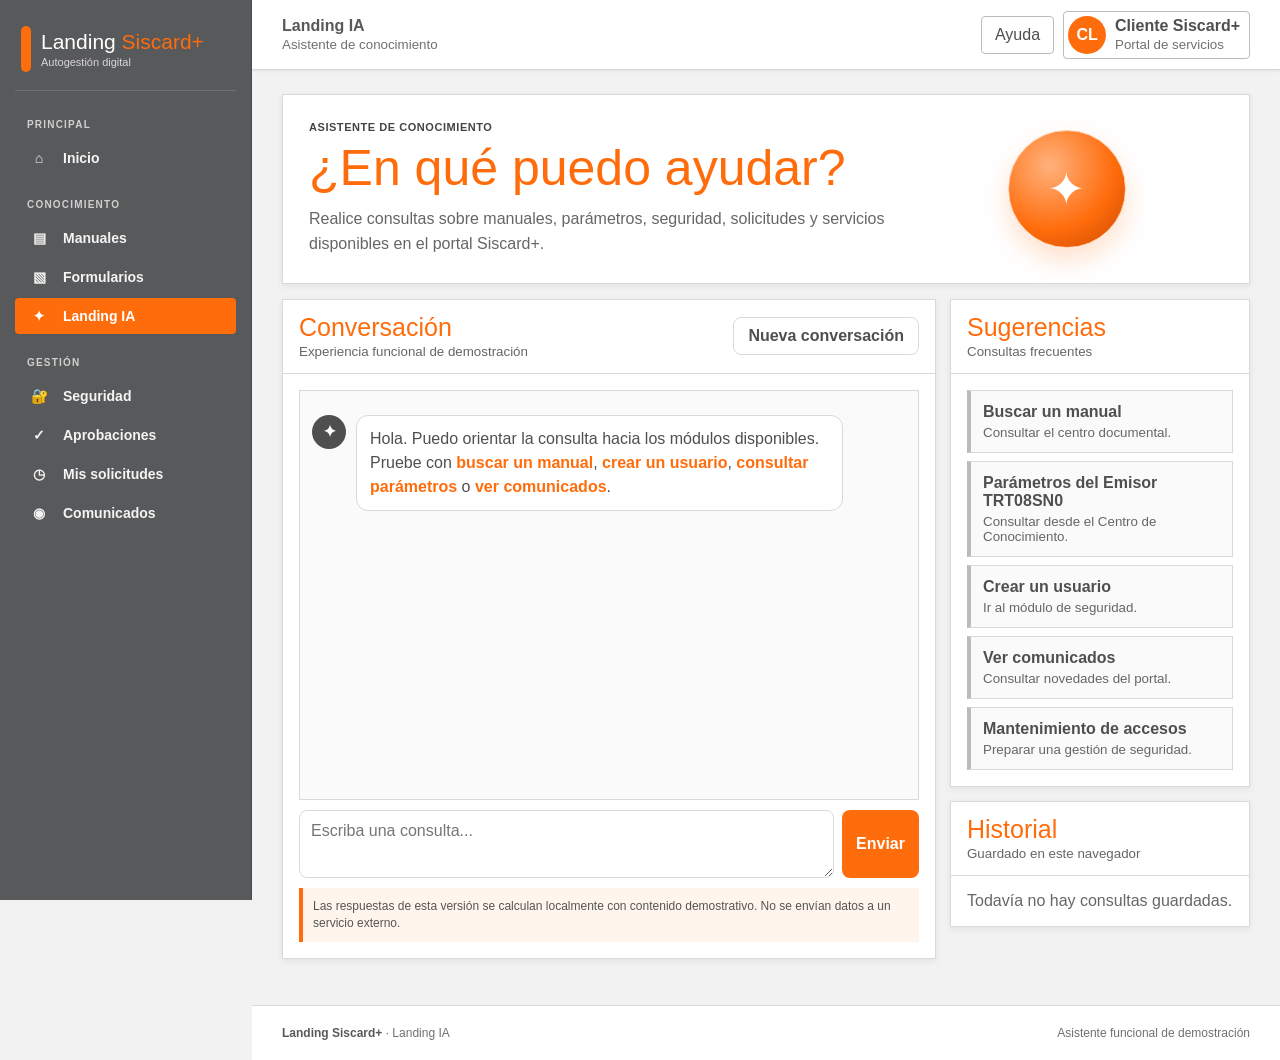
<file: landing-ia.html>
<!DOCTYPE html>
<html lang="es">

<head>
    <meta charset="UTF-8">

    <meta
        name="viewport"
        content="width=device-width, initial-scale=1.0"
    >

    <meta
        name="description"
        content="Asistente demostrativo del portal Siscard+"
    >

    <title>
        Landing IA | Siscard+
    </title>

    <link
        rel="stylesheet"
        href="css/styles.css"
    >

    <style>
        :root
        {
            --naranja: #ff6c0c;
            --gris: #4f4f4f;
            --fondo: #f2f2f2;
            --borde: #d9d9d9;
            --azul: #2457a7;
        }

        body
        {
            background: var(--fondo);
        }

        .ia-encabezado,
        .ia-panel
        {
            background: #ffffff;
            border: 1px solid var(--borde);
            box-shadow: 0 2px 7px #00000012;
        }

        .ia-encabezado
        {
            display: grid;
            grid-template-columns: minmax(0, 1.3fr) minmax(250px, 0.7fr);
            gap: 22px;
            align-items: center;
            padding: 26px;
        }

        .ia-etiqueta
        {
            display: block;
            color: #444444;
            font-size: 11px;
            font-weight: 850;
            letter-spacing: 0.05em;
            text-transform: uppercase;
        }

        .ia-encabezado h1
        {
            margin: 6px 0 10px;
            color: var(--naranja);
            font-size: clamp(34px, 4vw, 50px);
            font-weight: 300;
        }

        .ia-encabezado p
        {
            margin: 0;
            color: #666666;
            line-height: 1.55;
        }

        .ia-orbe
        {
            display: grid;
            place-items: center;
            width: 118px;
            height: 118px;
            margin: auto;
            border: 1px solid #ffd1ad;
            border-radius: 50%;
            background: radial-gradient(
                circle at 35% 30%,
                #ffb27d,
                var(--naranja) 58%,
                #c94800
            );
            color: #ffffff;
            font-size: 46px;
            box-shadow: 0 12px 27px #ff6c0c35;
        }

        .ia-contenido
        {
            display: grid;
            grid-template-columns: minmax(0, 1.45fr) minmax(300px, 0.55fr);
            gap: 14px;
            margin-top: 15px;
        }

        .ia-panel
        {
            min-width: 0;
        }

        .ia-panel-encabezado
        {
            display: flex;
            justify-content: space-between;
            align-items: center;
            gap: 10px;
            padding: 13px 16px;
            border-bottom: 1px solid var(--borde);
        }

        .ia-panel-encabezado h2
        {
            margin: 0;
            color: var(--naranja);
            font-size: 25px;
            font-weight: 300;
        }

        .ia-panel-encabezado small
        {
            color: #666666;
        }

        .ia-panel-cuerpo
        {
            padding: 16px;
        }

        .chat
        {
            height: 410px;
            overflow-y: auto;
            padding: 12px;
            border: 1px solid var(--borde);
            background: #fafafa;
        }

        .mensaje
        {
            display: flex;
            gap: 10px;
            margin: 12px 0;
        }

        .mensaje.usuario
        {
            justify-content: flex-end;
        }

        .mensaje-icono
        {
            display: grid;
            place-items: center;
            flex: 0 0 auto;
            width: 34px;
            height: 34px;
            border-radius: 50%;
            background: var(--gris);
            color: #ffffff;
            font-weight: 800;
        }

        .mensaje.usuario .mensaje-icono
        {
            order: 2;
            background: var(--naranja);
        }

        .burbuja
        {
            max-width: 82%;
            padding: 11px 13px;
            border: 1px solid var(--borde);
            border-radius: 12px;
            background: #ffffff;
            line-height: 1.5;
        }

        .mensaje.usuario .burbuja
        {
            border-color: #ffd1ad;
            background: #fff5ec;
        }

        .burbuja strong
        {
            color: var(--naranja);
        }

        .enlace-resultado
        {
            display: block;
            margin-top: 8px;
            padding: 9px;
            border: 1px solid #ffd1ad;
            border-radius: 8px;
            background: #ffffff;
            color: var(--gris);
            font-weight: 750;
        }

        .enlace-resultado:hover
        {
            background: #fff5ec;
        }

        .compositor
        {
            display: grid;
            grid-template-columns: 1fr auto;
            gap: 8px;
            margin-top: 10px;
        }

        .compositor textarea
        {
            width: 100%;
            min-height: 68px;
            padding: 11px;
            border: 1px solid var(--borde);
            border-radius: 8px;
            resize: vertical;
        }

        .compositor textarea:focus
        {
            outline: 3px solid #ff6c0c20;
            border-color: var(--naranja);
        }

        .boton-ia
        {
            padding: 9px 14px;
            border: 0;
            border-radius: 8px;
            background: var(--gris);
            color: #ffffff;
            font-weight: 800;
            cursor: pointer;
        }

        .boton-ia.naranja
        {
            background: var(--naranja);
        }

        .boton-ia.claro
        {
            border: 1px solid var(--borde);
            background: #ffffff;
            color: var(--gris);
        }

        .sugerencias
        {
            display: grid;
            gap: 8px;
        }

        .sugerencia
        {
            padding: 12px;
            border: 1px solid var(--borde);
            border-left: 4px solid #bbbbbb;
            background: #fafafa;
            color: var(--gris);
            text-align: left;
            cursor: pointer;
        }

        .sugerencia:hover
        {
            border-left-color: var(--naranja);
            background: #fff5ec;
        }

        .sugerencia strong,
        .sugerencia small
        {
            display: block;
        }

        .sugerencia small
        {
            margin-top: 4px;
            color: #666666;
        }

        .historial-item
        {
            display: grid;
            grid-template-columns: auto 1fr auto;
            gap: 9px;
            align-items: center;
            padding: 11px 0;
            border-bottom: 1px solid var(--borde);
        }

        .historial-item:last-child
        {
            border-bottom: 0;
        }

        .historial-icono
        {
            display: grid;
            place-items: center;
            width: 34px;
            height: 34px;
            border-radius: 8px;
            background: #fff5ec;
            color: var(--naranja);
        }

        .historial-item strong,
        .historial-item small
        {
            display: block;
        }

        .historial-item small
        {
            margin-top: 3px;
            color: #666666;
        }

        .historial-eliminar
        {
            border: 0;
            background: transparent;
            color: #777777;
            font-size: 17px;
            cursor: pointer;
        }

        .aviso-ia
        {
            margin-top: 10px;
            padding: 10px;
            border-left: 4px solid var(--naranja);
            background: #fff5ec;
            color: #555555;
            font-size: 12px;
            line-height: 1.45;
        }

        @media (max-width: 1050px)
        {
            .ia-encabezado,
            .ia-contenido
            {
                grid-template-columns: 1fr;
            }

            .ia-orbe
            {
                display: none;
            }
        }

        @media (max-width: 720px)
        {
            .compositor
            {
                grid-template-columns: 1fr;
            }

            .compositor .boton-ia
            {
                width: 100%;
            }

            .chat
            {
                height: 360px;
            }

            .burbuja
            {
                max-width: 90%;
            }

            .ia-encabezado
            {
                padding: 20px;
            }
        }
    </style>
</head>

<body>
    <div class="app-shell">
        <aside
            class="sidebar"
            id="sidebar"
        >
            <div class="brand">
                <div class="brand-mark"></div>

                <div class="brand-copy">
                    <strong>
                        Landing
                        <span>
                            Siscard+
                        </span>
                    </strong>

                    <small>
                        Autogestión digital
                    </small>
                </div>
            </div>

            <nav class="side-nav"> 

    <p class="nav-label"> 

        Principal 

    </p> 

  

    <a 

        class="nav-link" 

        href="index.html" 

    > 

        <span class="nav-icon"> 

            ⌂ 

        </span> 

  

        <span> 

            Inicio 

        </span> 

    </a> 

  

    <p class="nav-label"> 

        Conocimiento 

    </p> 

  

    <a 

        class="nav-link" 

        href="manuales.html" 

    > 

        <span class="nav-icon"> 

            ▤ 

        </span> 

  

        <span> 

            Manuales 

        </span> 

    </a>
<a 

        class="nav-link" 

        href="formularios.html" 

    > 

        <span class="nav-icon"> 

            ▧ 

        </span> 

  

        <span> 

            Formularios 

        </span> 

    </a> 

  

    <a 

        class="nav-link active" 

        href="landing-ia.html" 

        aria-current="page" 

    > 

        <span class="nav-icon"> 

            ✦ 

        </span> 

  

        <span> 

            Landing IA 

        </span> 

    </a> 

  

    <p class="nav-label"> 

        Gestión 

    </p> 

  

    <a 

        class="nav-link" 

        href="seguridad.html" 

    > 

        <span class="nav-icon"> 

            🔐 

        </span> 

  

        <span> 

            Seguridad 

        </span> 

    </a> 

  

    <a 

        class="nav-link" 

        href="aprobaciones.html" 

    > 

        <span class="nav-icon"> 

            ✓ 

        </span> 

  

        <span> 

            Aprobaciones 

        </span> 

    </a> 

  

    <a 

        class="nav-link" 

        href="mis-solicitudes.html" 

    > 

        <span class="nav-icon"> 

            ◷ 

        </span> 

  

        <span> 

            Mis solicitudes 

        </span> 

    </a> 

  

    <a 

        class="nav-link" 

        href="comunicados.html" 

    > 

        <span class="nav-icon"> 

            ◉ 

        </span> 

  

        <span> 

            Comunicados 

        </span> 

    </a> 

</nav> 
        </aside>

        <div class="main-area">
            <header class="topbar">
                <button
                    class="menu-button"
                    id="menuButton"
                    type="button"
                    aria-label="Abrir menú"
                >
                    ☰
                </button>

                <div class="top-title">
                    <strong>
                        Landing IA
                    </strong>

                    <small>
                        Asistente de conocimiento
                    </small>
                </div>

                <div class="top-actions">
                    <button
                        class="help-button"
                        type="button"
                        data-coming-soon="Centro de ayuda"
                    >
                        Ayuda
                    </button>

                    <button
                        class="profile-button"
                        id="profileButton"
                        type="button"
                    >
                        <span class="avatar">
                            CL
                        </span>

                        <span class="profile-copy">
                            <strong>
                                Cliente Siscard+
                            </strong>

                            <small>
                                Portal de servicios
                            </small>
                        </span>
                    </button>
                </div>

                <div
                    class="profile-menu"
                    id="profileMenu"
                    hidden
                >
                    <button type="button">
                        Mi perfil
                    </button>
                </div>
            </header>

            <main class="content">
                <section class="ia-encabezado">
                    <div>
                        <span class="ia-etiqueta">
                            Asistente de conocimiento
                        </span>

                        <h1>
                            ¿En qué puedo ayudar?
                        </h1>

                        <p>
                            Realice consultas sobre manuales, parámetros,
                            seguridad, solicitudes y servicios disponibles
                            en el portal Siscard+.
                        </p>
                    </div>

                    <div class="ia-orbe">
                        ✦
                    </div>
                </section>

                <section class="ia-contenido">
                    <div class="ia-panel">
                        <div class="ia-panel-encabezado">
                            <div>
                                <h2>
                                    Conversación
                                </h2>

                                <small>
                                    Experiencia funcional de demostración
                                </small>
                            </div>

                            <button
                                class="boton-ia claro"
                                id="nuevaConversacion"
                                type="button"
                            >
                                Nueva conversación
                            </button>
                        </div>

                        <div class="ia-panel-cuerpo">
                            <div
                                class="chat"
                                id="chat"
                                aria-live="polite"
                            >
                                <div class="mensaje">
                                    <span class="mensaje-icono">
                                        ✦
                                    </span>

                                    <div class="burbuja">
                                        Hola. Puedo orientar la consulta hacia
                                        los módulos disponibles. Pruebe con
                                        <strong>buscar un manual</strong>,
                                        <strong>crear un usuario</strong>,
                                        <strong>consultar parámetros</strong>
                                        o <strong>ver comunicados</strong>.
                                    </div>
                                </div>
                            </div>

                            <form
                                class="compositor"
                                id="formularioChat"
                            >
                                <textarea
                                    id="entradaChat"
                                    required
                                    placeholder="Escriba una consulta..."
                                ></textarea>

                                <button
                                    class="boton-ia naranja"
                                    type="submit"
                                >
                                    Enviar
                                </button>
                            </form>

                            <div class="aviso-ia">
                                Las respuestas de esta versión se calculan
                                localmente con contenido demostrativo. No se
                                envían datos a un servicio externo.
                            </div>
                        </div>
                    </div>

                    <aside>
                        <div class="ia-panel">
                            <div class="ia-panel-encabezado">
                                <div>
                                    <h2>
                                        Sugerencias
                                    </h2>

                                    <small>
                                        Consultas frecuentes
                                    </small>
                                </div>
                            </div>

                            <div class="ia-panel-cuerpo">
                                <div class="sugerencias">
                                    <button
                                        class="sugerencia"
                                        type="button"
                                        data-question="Quiero buscar un manual"
                                    >
                                        <strong>
                                            Buscar un manual
                                        </strong>

                                        <small>
                                            Consultar el centro documental.
                                        </small>
                                    </button>

                                    <button
                                        class="sugerencia"
                                        type="button"
                                        data-question="¿Dónde consulto los parámetros del emisor TRT08SN0?"
                                    >
                                        <strong>
                                            Parámetros del Emisor TRT08SN0
                                        </strong>

                                        <small>
                                            Consultar desde el Centro de Conocimiento.
                                        </small>
                                    </button>

                                    <button
                                        class="sugerencia"
                                        type="button"
                                        data-question="Quiero crear un usuario"
                                    >
                                        <strong>
                                            Crear un usuario
                                        </strong>

                                        <small>
                                            Ir al módulo de seguridad.
                                        </small>
                                    </button>

                                    <button
                                        class="sugerencia"
                                        type="button"
                                        data-question="Quiero ver los comunicados"
                                    >
                                        <strong>
                                            Ver comunicados
                                        </strong>

                                        <small>
                                            Consultar novedades del portal.
                                        </small>
                                    </button>

                                    <button
                                        class="sugerencia"
                                        type="button"
                                        data-question="Necesito mantenimiento de accesos"
                                    >
                                        <strong>
                                            Mantenimiento de accesos
                                        </strong>

                                        <small>
                                            Preparar una gestión de seguridad.
                                        </small>
                                    </button>
                                </div>
                            </div>
                        </div>

                        <div
                            class="ia-panel"
                            style="margin-top: 14px;"
                        >
                            <div class="ia-panel-encabezado">
                                <div>
                                    <h2>
                                        Historial
                                    </h2>

                                    <small>
                                        Guardado en este navegador
                                    </small>
                                </div>
                            </div>

                            <div
                                class="ia-panel-cuerpo"
                                id="historial"
                            ></div>
                        </div>
                    </aside>
                </section>
            </main>

            <footer class="footer">
                <span>
                    <strong>
                        Landing Siscard+
                    </strong>
                    · Landing IA
                </span>

                <span>
                    Asistente funcional de demostración
                </span>
            </footer>
        </div>
    </div>

    <div
        class="toast"
        id="toast"
        role="status"
        aria-live="polite"
    ></div>

    <script src="js/app.js"></script>

    <script>
        "use strict";

        const chat = document.getElementById("chat");

        const formularioChat = document.getElementById("formularioChat");

        const entradaChat = document.getElementById("entradaChat");

        const historial = document.getElementById("historial");

        const rutas =
        [
            {
                claves:
                [
                    "manual",
                    "documento",
                    "guia"
                ],

                respuesta:
                    "El Centro Documental permite buscar por título, producto o palabra clave.",

                etiqueta:
                    "Abrir Manuales",

                url:
                    "manuales.html"
            },

            {
                claves:
                [
                    "parametro",
                    "trt",
                    "emisor"
                ],
                respuesta:
                    "Los Parámetros del Emisor TRT08SN0 se encuentran integrados dentro del Centro de Conocimiento.",
                etiqueta:
                    "Abrir Manuales",
                url:
                    "manuales.html"
            }, 
            {
                claves:
                [
                    "usuario",
                    "grupo",
                    "acceso",
                    "seguridad",
                    "reiniciar"
                ],

                respuesta:
                    "El módulo de Seguridad incluye creación de usuarios y grupos, mantenimiento de accesos y otras gestiones.",

                etiqueta:
                    "Abrir Seguridad",

                url:
                    "seguridad.html"
            },

            {
                claves:
                [
                    "comunicado",
                    "noticia",
                    "novedad"
                ],

                respuesta:
                    "La sección de Comunicados reúne anuncios y novedades del portal.",

                etiqueta:
                    "Abrir Comunicados",

                url:
                    "comunicados.html"
            },

            {
                claves:
                [
                    "solicitud",
                    "aprobacion",
                    "formulario"
                ],

                respuesta:
                    "Las solicitudes y aprobaciones se presentan en la página principal del portal.",

                etiqueta:
                    "Ver Solicitudes",

                url:
                    "index.html#solicitudes"
            }
        ];

        function normalizarTexto(valor)
        {
            return valor
                .toLowerCase()
                .normalize("NFD")
                .replace(/[\u0300-\u036f]/g, "");
        }

        function escaparHTML(valor)
        {
            const contenedor = document.createElement("div");

            contenedor.textContent = valor;

            return contenedor.innerHTML;
        }

        function agregarMensaje(tipo, contenido)
        {
            const mensaje = document.createElement("div");

            mensaje.className = `mensaje ${tipo}`;

            if (tipo === "usuario")
            {
                mensaje.innerHTML = `
                    <div class="burbuja"></div>

                    <span class="mensaje-icono">
                        CL
                    </span>
                `;
            }
            else
            {
                mensaje.innerHTML = `
                    <span class="mensaje-icono">
                        ✦
                    </span>

                    <div class="burbuja"></div>
                `;
            }

            mensaje
                .querySelector(".burbuja")
                .append(contenido);

            chat.append(mensaje);

            chat.scrollTop = chat.scrollHeight;
        }

        function mostrarAviso(mensaje)
        {
            const toast = document.getElementById("toast");

            toast.textContent = mensaje;

            toast.classList.add("show");

            window.setTimeout(
                function()
                {
                    toast.classList.remove("show");
                },
                2800
            );
        }

        function responder(pregunta)
        {
            const consulta = normalizarTexto(pregunta);

            const coincidencia = rutas.find(
                function(ruta)
                {
                    return ruta.claves.some(
                        function(clave)
                        {
                            return consulta.includes(clave);
                        }
                    );
                }
            );

            const respuesta = document.createElement("div");

            if (coincidencia)
            {
                respuesta.append(
                    document.createTextNode(coincidencia.respuesta)
                );

                const enlace = document.createElement("a");

                enlace.className = "enlace-resultado";

                enlace.href = coincidencia.url;

                enlace.textContent = `${coincidencia.etiqueta} →`;

            
                respuesta.append(enlace);
            }
            else
            {
                respuesta.textContent =
                    "No encontré una coincidencia directa. Puede intentar con manuales, parámetros, usuarios, accesos, solicitudes o comunicados.";
            }

            window.setTimeout(
                function()
                {
                    agregarMensaje("asistente", respuesta);
                },
                250
            );
        }

        function guardarHistorial(pregunta)
        {
            const elementos = JSON.parse(
                localStorage.getItem("siscardIaHistory") || "[]"
            );

            elementos.unshift(
                {
                    pregunta: pregunta,

                    fecha: new Date().toLocaleString("es-CR")
                }
            );

            localStorage.setItem(
                "siscardIaHistory",
                JSON.stringify(elementos.slice(0, 8))
            );

            renderizarHistorial();
        }

        function renderizarHistorial()
        {
            const elementos = JSON.parse(
                localStorage.getItem("siscardIaHistory") || "[]"
            );

            if (!elementos.length)
            {
                historial.innerHTML = `
                    <p style="color: #666666; margin: 0;">
                        Todavía no hay consultas guardadas.
                    </p>
                `;

                return;
            }

            historial.innerHTML = elementos
                .map(
                    function(elemento, indice)
                    {
                        return `
                            <div class="historial-item">
                                <span class="historial-icono">
                                    ⌕
                                </span>

                                <div>
                                    <strong>
                                        ${escaparHTML(elemento.pregunta)}
                                    </strong>

                                    <small>
                                        ${elemento.fecha}
                                    </small>
                                </div>

                                <button
                                    class="historial-eliminar"
                                    type="button"
                                    data-delete="${indice}"
                                    title="Eliminar"
                                >
                                    ×
                                </button>
                            </div>
                        `;
                    }
                )
                .join("");

            historial
                .querySelectorAll("[data-delete]")
                .forEach(
                    function(boton)
                    {
                        boton.addEventListener(
                            "click",
                            function()
                            {
                                elementos.splice(
                                    Number(boton.dataset.delete),
                                    1
                                );

                                localStorage.setItem(
                                    "siscardIaHistory",
                                    JSON.stringify(elementos)
                                );

                                renderizarHistorial();
                            }
                        );
                    }
                );
        }

        formularioChat.addEventListener(
            "submit",
            function(evento)
            {
                evento.preventDefault();

                const pregunta = entradaChat.value.trim();

                if (!pregunta)
                {
                    return;
                }

                agregarMensaje(
                    "usuario",
                    document.createTextNode(pregunta)
                );

                guardarHistorial(pregunta);

                responder(pregunta);

                entradaChat.value = "";

                entradaChat.focus();
            }
        );

        document
            .querySelectorAll("[data-question]")
            .forEach(
                function(boton)
                {
                    boton.addEventListener(
                        "click",
                        function()
                        {
                            entradaChat.value = boton.dataset.question;

                            formularioChat.requestSubmit();
                        }
                    );
                }
            );

        document
            .getElementById("nuevaConversacion")
            .addEventListener(
                "click",
                function()
                {
                    chat.innerHTML = `
                        <div class="mensaje">
                            <span class="mensaje-icono">
                                ✦
                            </span>

                            <div class="burbuja">
                                Nueva conversación iniciada.
                                ¿Qué información desea consultar?
                            </div>
                        </div>
                    `;

                    entradaChat.focus();
                }
            );

        renderizarHistorial();
    </script>
</body>

</html>
</file>
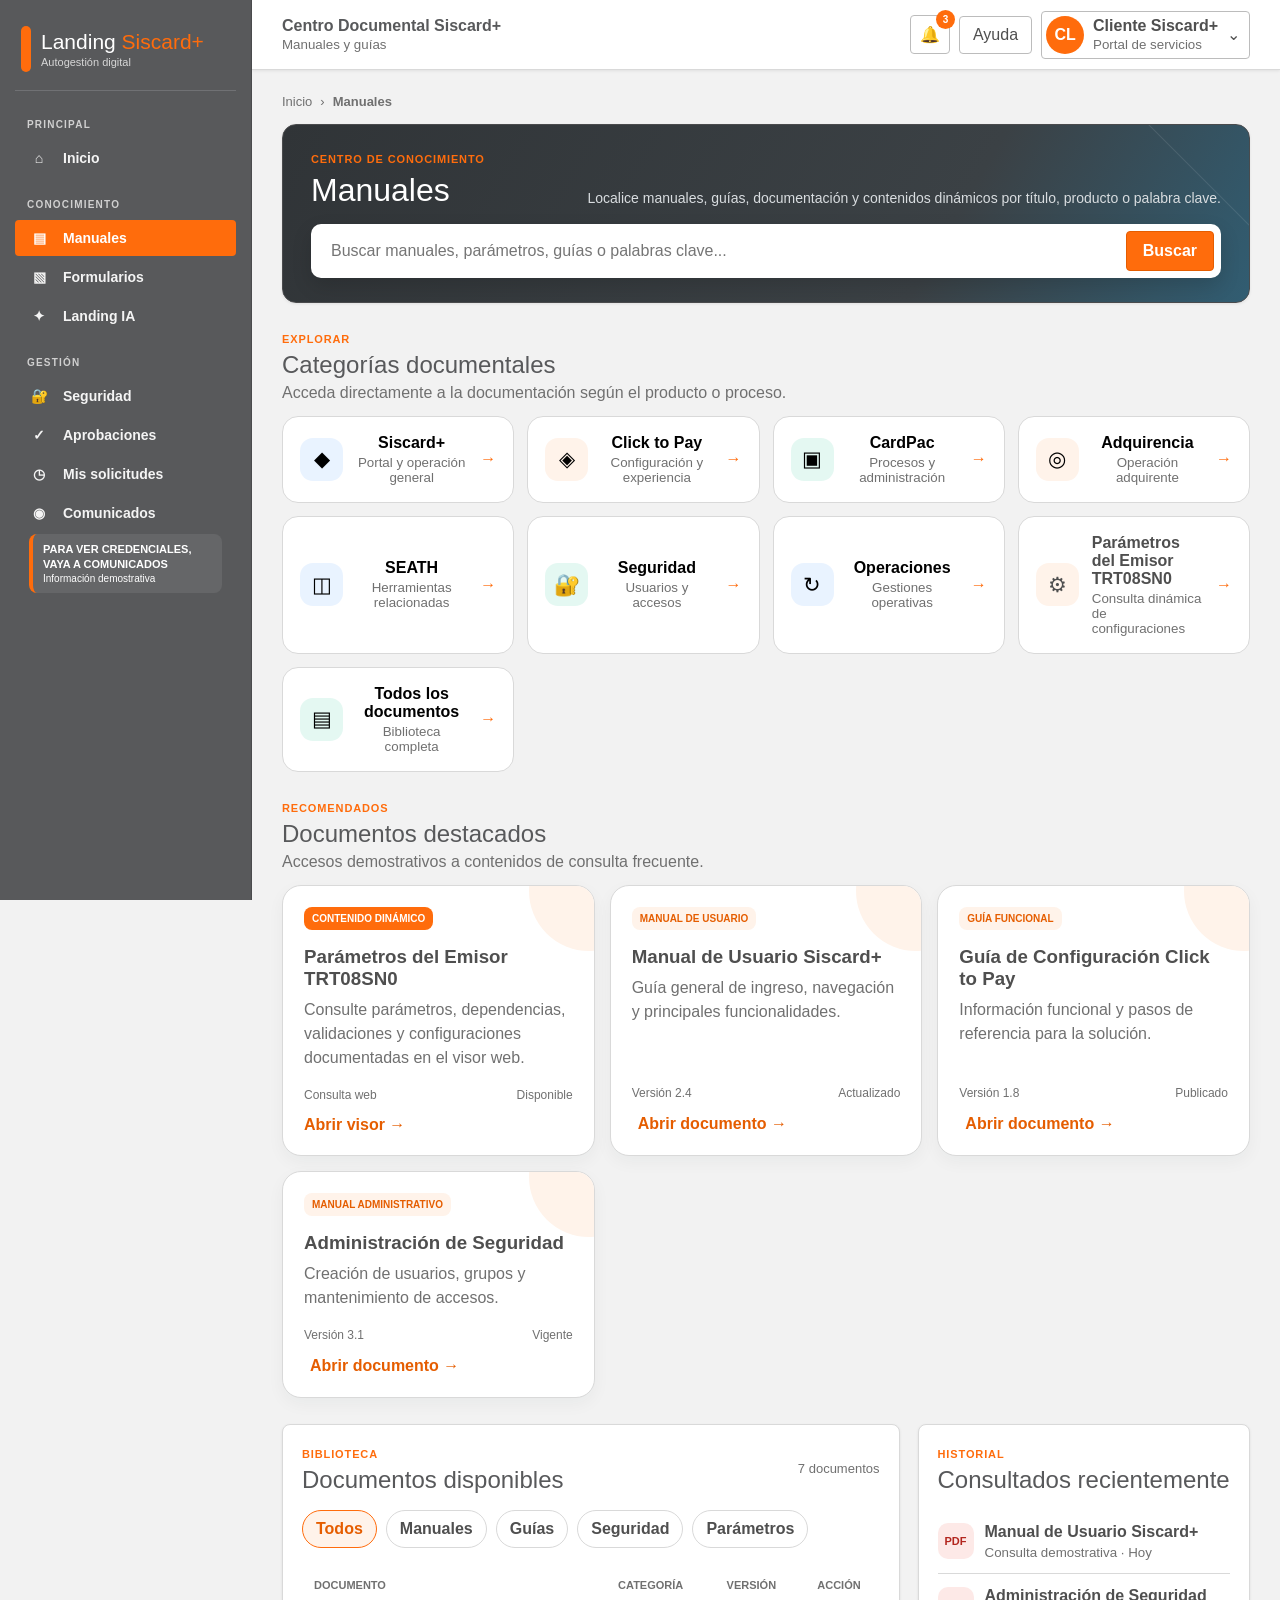
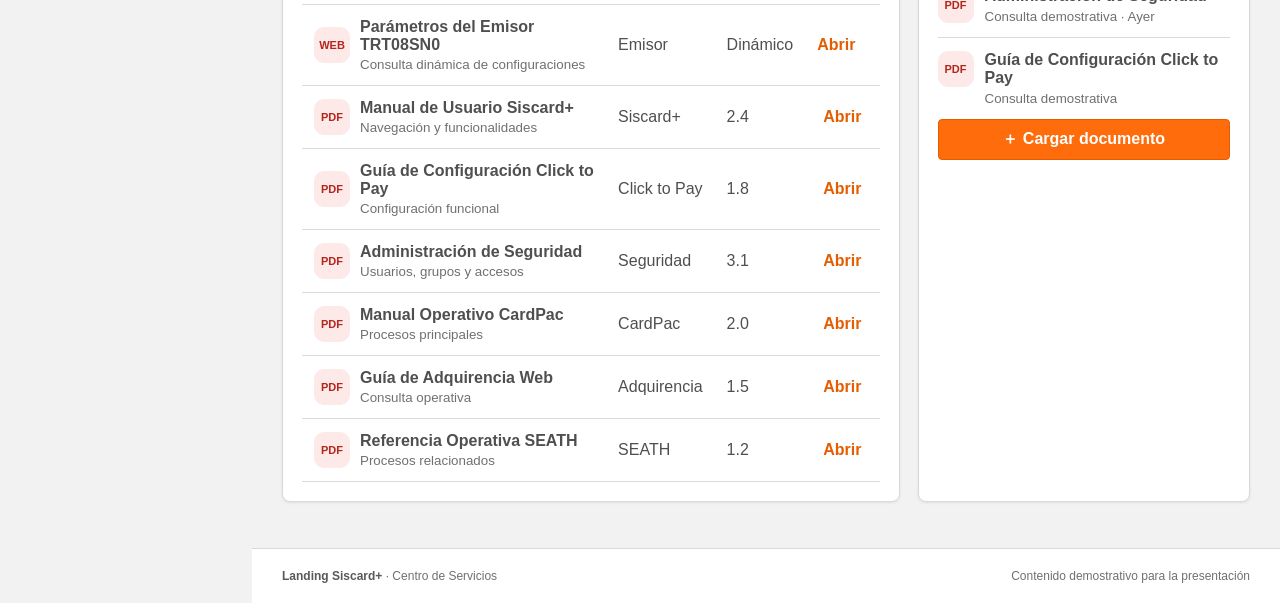
<file: manuales.html>
<!DOCTYPE html>
<html lang="es">
<head>
    <meta charset="UTF-8">
    <meta name="viewport" content="width=device-width, initial-scale=1.0">
    <meta name="description" content="Centro documental del portal Siscard+">
    <meta name="theme-color" content="#25292c">
    <title>Manuales | Landing Siscard+</title>
    <link rel="stylesheet" href="css/styles.css">
    <style>
        .document-hero { position: relative; overflow: hidden; padding: 24px 28px; border: 1px solid #4a4b4d; border-radius: 14px; color: #fff; background: linear-gradient(120deg,#303437 0%,#3b4145 68%,#315d72 100%); box-shadow: var(--shadow-small); }
        .document-hero::after { content: ""; position: absolute; width: 180px; height: 180px; right: -95px; top: -115px; border: 1px solid rgba(255,255,255,.10); transform: rotate(45deg); pointer-events: none; }
        .document-hero-content { position: relative; z-index: 1; }
        .document-hero-heading { display: flex; align-items: end; justify-content: space-between; gap: 20px; margin-bottom: 15px; }
        .document-hero h1 { margin: 5px 0 0; font-size: clamp(25px,2.5vw,34px); font-weight: 500; line-height: 1.15; }
        .document-hero p { max-width: 660px; margin: 0; color: #d9dde0; font-size: 14px; line-height: 1.5; text-align: right; }
        .document-search { display: flex; gap: 8px; width: 100%; margin: 0; padding: 6px; border: 1px solid rgba(255,255,255,.28); border-radius: 10px; background: #fff; box-shadow: 0 8px 20px rgba(0,0,0,.14); }
        .document-search input { flex: 1; min-width: 0; padding: 11px 13px; border: 0; outline: 0; color: var(--ink); background: transparent; }
        .parameter-card { border-top: 4px solid var(--orange); background: #fffaf6; }
        .parameter-card .document-type { color: #fff; background: var(--orange); }
        .web-icon { color: var(--orange-dark); background: var(--orange-soft); }
        .breadcrumb {
            display: flex;
            align-items: center;
            gap: 8px;
            margin-bottom: 15px;
            color: var(--muted);
            font-size: 13px;
        }

        .breadcrumb a:hover {
            color: var(--orange-dark);
        }

        .document-toolbar {
            display: grid;
            grid-template-columns: 1fr auto;
            gap: 15px;
            align-items: end;
            margin-bottom: 18px;
        }

        .document-filters {
            display: flex;
            gap: 9px;
            flex-wrap: wrap;
        }

        .document-filters button {
            padding: 9px 13px;
            border: 1px solid var(--line);
            border-radius: 999px;
            color: var(--ink);
            background: #fff;
            font-weight: 700;
        }

        .document-filters button:hover,
        .document-filters button.active {
            color: var(--orange-dark);
            border-color: var(--orange);
            background: var(--orange-soft);
        }

        .view-summary {
            color: var(--muted);
            font-size: 13px;
        }

        .category-grid {
            display: grid;
            grid-template-columns: repeat(4, minmax(0, 1fr));
            gap: 13px;
        }

        .category-card {
            display: grid;
            grid-template-columns: auto 1fr auto;
            gap: 13px;
            align-items: center;
            padding: 17px;
            border: 1px solid var(--line);
            border-radius: 16px;
            background: #fff;
            transition: .2s ease;
        }

        .category-card:hover {
            transform: translateY(-3px);
            border-color: #ffbd95;
            box-shadow: 0 10px 24px rgba(29, 37, 43, .08);
        }

        .category-icon {
            width: 43px;
            height: 43px;
            display: grid;
            place-items: center;
            border-radius: 13px;
            background: #e9f3ff;
            font-size: 21px;
        }

        .category-card:nth-child(2n) .category-icon {
            background: var(--orange-soft);
        }

        .category-card:nth-child(3n) .category-icon {
            background: #e4f8f2;
        }

        .category-card strong,
        .category-card small {
            display: block;
        }

        .category-card small {
            margin-top: 3px;
            color: var(--muted);
        }

        .category-card em {
            color: var(--orange);
            font-style: normal;
            font-weight: 900;
        }

        .featured-grid {
            display: grid;
            grid-template-columns: repeat(3, minmax(0, 1fr));
            gap: 15px;
        }

        .featured-document {
            position: relative;
            min-height: 205px;
            display: flex;
            flex-direction: column;
            padding: 21px;
            overflow: hidden;
            border: 1px solid var(--line);
            border-radius: 19px;
            background: #fff;
            box-shadow: 0 6px 17px rgba(29, 37, 43, .045);
        }

        .featured-document::after {
            content: "";
            position: absolute;
            width: 120px;
            height: 120px;
            right: -55px;
            top: -55px;
            border-radius: 50%;
            background: var(--orange-soft);
        }

        .document-type {
            position: relative;
            z-index: 1;
            width: fit-content;
            padding: 6px 8px;
            border-radius: 8px;
            color: var(--orange-dark);
            background: var(--orange-soft);
            font-size: 10px;
            font-weight: 850;
            text-transform: uppercase;
        }

        .featured-document h3 {
            margin: 16px 0 8px;
        }

        .featured-document p {
            margin: 0;
            color: var(--muted);
            line-height: 1.5;
        }

        .document-meta {
            display: flex;
            justify-content: space-between;
            gap: 10px;
            margin-top: auto;
            padding-top: 18px;
            color: var(--muted);
            font-size: 12px;
        }

        .open-document {
            width: fit-content;
            margin-top: 14px;
            border: 0;
            color: var(--orange-dark);
            background: transparent;
            font-weight: 800;
        }

        .library-layout {
            display: grid;
            grid-template-columns: minmax(0, 1.3fr) minmax(300px, .7fr);
            gap: 18px;
        }

        .document-table-wrapper {
            overflow-x: auto;
        }

        .document-table {
            width: 100%;
            border-collapse: collapse;
        }

        .document-table th,
        .document-table td {
            padding: 13px 12px;
            border-bottom: 1px solid var(--line);
            text-align: left;
        }

        .document-table th {
            color: var(--muted);
            font-size: 11px;
            text-transform: uppercase;
        }

        .document-name {
            display: flex;
            align-items: center;
            gap: 10px;
            min-width: 260px;
        }

        .file-icon {
            width: 36px;
            height: 36px;
            display: grid;
            place-items: center;
            flex: 0 0 auto;
            border-radius: 10px;
            color: #b3261e;
            background: #fde9e7;
            font-size: 11px;
            font-weight: 900;
        }

        .document-name small {
            display: block;
            margin-top: 3px;
            color: var(--muted);
        }

        .table-action {
            border: 0;
            color: var(--orange-dark);
            background: transparent;
            font-weight: 800;
        }

        .recent-list article {
            display: grid;
            grid-template-columns: auto 1fr;
            gap: 11px;
            padding: 13px 0;
            border-bottom: 1px solid var(--line);
        }

        .recent-list article:last-child {
            border-bottom: 0;
        }

        .recent-list strong,
        .recent-list small {
            display: block;
        }

        .recent-list small {
            margin-top: 4px;
            color: var(--muted);
        }

        .empty-state {
            display: none;
            padding: 30px;
            border: 1px dashed var(--line);
            border-radius: 15px;
            color: var(--muted);
            text-align: center;
            background: #fff;
        }

        .document-card-hidden,
        .document-row-hidden {
            display: none !important;
        }

        @media (max-width: 1180px) {
            .document-hero,
            .library-layout {
                grid-template-columns: 1fr;
            }

            .category-grid {
                grid-template-columns: repeat(2, minmax(0, 1fr));
            }
        }

        @media (max-width: 760px) {
            .document-hero {
                padding: 29px 23px;
            }

            .document-hero-summary {
                display: none;
            }

            .document-search {
                flex-direction: column;
            }

            .document-search button {
                width: 100%;
            }

            .document-toolbar {
                grid-template-columns: 1fr;
            }

            .category-grid,
            .featured-grid {
                grid-template-columns: 1fr;
            }
        }
    </style>
</head>
<body data-page-title="Centro Documental Siscard+" data-page-subtitle="Manuales y guías">
    <div class="app-shell">
        <div id="sidebar-container"></div>

        <div class="main-area">
            <div id="topbar-container"></div>

            <main class="content">
                <nav class="breadcrumb" aria-label="Ruta de navegación">
                    <a href="index.html">Inicio</a><span>›</span><strong>Manuales</strong>
                </nav>

                <section class="document-hero" aria-labelledby="manualesTitle"><div class="document-hero-content"><div class="document-hero-heading"><div><span class="eyebrow">Centro de conocimiento</span><h1 id="manualesTitle">Manuales</h1></div><p>Localice manuales, guías, documentación y contenidos dinámicos por título, producto o palabra clave.</p></div><form class="document-search" id="manualSearch" role="search"><input id="manualSearchInput" type="search" placeholder="Buscar manuales, parámetros, guías o palabras clave..." aria-label="Buscar en el centro de conocimiento"><button class="primary-button" type="submit">Buscar</button></form></div></section>

                <section class="section">
                    <div class="section-heading">
                        <div><span class="section-kicker">Explorar</span><h2>Categorías documentales</h2><p>Acceda directamente a la documentación según el producto o proceso.</p></div>
                    </div>
                    <div class="category-grid">
                        <button class="category-card" type="button" data-category="siscard"><span class="category-icon">◆</span><span><strong>Siscard+</strong><small>Portal y operación general</small></span><em>→</em></button>
                        <button class="category-card" type="button" data-category="click to pay"><span class="category-icon">◈</span><span><strong>Click to Pay</strong><small>Configuración y experiencia</small></span><em>→</em></button>
                        <button class="category-card" type="button" data-category="cardpac"><span class="category-icon">▣</span><span><strong>CardPac</strong><small>Procesos y administración</small></span><em>→</em></button>
                        <button class="category-card" type="button" data-category="adquirencia"><span class="category-icon">◎</span><span><strong>Adquirencia</strong><small>Operación adquirente</small></span><em>→</em></button>
                        <button class="category-card" type="button" data-category="seath"><span class="category-icon">◫</span><span><strong>SEATH</strong><small>Herramientas relacionadas</small></span><em>→</em></button>
                        <button class="category-card" type="button" data-category="seguridad"><span class="category-icon">🔐</span><span><strong>Seguridad</strong><small>Usuarios y accesos</small></span><em>→</em></button>
                        <button class="category-card" type="button" data-category="operaciones"><span class="category-icon">↻</span><span><strong>Operaciones</strong><small>Gestiones operativas</small></span><em>→</em></button>
                        <a class="category-card" href="https://kiris25.github.io/parametros-emisor-v2/" id="parametros-emisor"><span class="category-icon">⚙</span><span><strong>Parámetros del Emisor TRT08SN0</strong><small>Consulta dinámica de configuraciones</small></span><em>→</em></a>
                        <button class="category-card" type="button" data-category="todos"><span class="category-icon">▤</span><span><strong>Todos los documentos</strong><small>Biblioteca completa</small></span><em>→</em></button>
                    </div>
                </section>

                <section class="section">
                    <div class="section-heading">
                        <div><span class="section-kicker">Recomendados</span><h2>Documentos destacados</h2><p>Accesos demostrativos a contenidos de consulta frecuente.</p></div>
                    </div>
                    <div class="featured-grid" id="featuredDocuments">
                        <article class="featured-document searchable-document parameter-card" data-category="parametros emisor trt08sn0" data-search="parámetros parametros emisor TRT08SN0 visor configuraciones dinámico"><span class="document-type">Contenido dinámico</span><h3>Parámetros del Emisor TRT08SN0</h3><p>Consulte parámetros, dependencias, validaciones y configuraciones documentadas en el visor web.</p><div class="document-meta"><span>Consulta web</span><span>Disponible</span></div><a class="open-document" href="https://kiris25.github.io/parametros-emisor-v2/">Abrir visor →</a></article>
                        <article class="featured-document searchable-document" data-category="siscard" data-search="manual usuario siscard portal navegación">
                            <span class="document-type">Manual de usuario</span><h3>Manual de Usuario Siscard+</h3><p>Guía general de ingreso, navegación y principales funcionalidades.</p><div class="document-meta"><span>Versión 2.4</span><span>Actualizado</span></div><button class="open-document" type="button" data-document="Manual de Usuario Siscard+">Abrir documento →</button>
                        </article>
                        <article class="featured-document searchable-document" data-category="click to pay" data-search="click to pay guía configuración">
                            <span class="document-type">Guía funcional</span><h3>Guía de Configuración Click to Pay</h3><p>Información funcional y pasos de referencia para la solución.</p><div class="document-meta"><span>Versión 1.8</span><span>Publicado</span></div><button class="open-document" type="button" data-document="Guía de Configuración Click to Pay">Abrir documento →</button>
                        </article>
                        <article class="featured-document searchable-document" data-category="seguridad" data-search="seguridad usuarios grupos accesos manual administración">
                            <span class="document-type">Manual administrativo</span><h3>Administración de Seguridad</h3><p>Creación de usuarios, grupos y mantenimiento de accesos.</p><div class="document-meta"><span>Versión 3.1</span><span>Vigente</span></div><button class="open-document" type="button" data-document="Administración de Seguridad">Abrir documento →</button>
                        </article>
                    </div>
                </section>

                <section class="section library-layout">
                    <div class="panel">
                        <div class="panel-heading">
                            <div><span class="section-kicker">Biblioteca</span><h2>Documentos disponibles</h2></div>
                            <span class="view-summary" id="resultSummary">7 contenidos</span>
                        </div>

                        <div class="document-toolbar">
                            <div class="document-filters" id="documentFilters">
                                <button class="active" type="button" data-filter="todos">Todos</button>
                                <button type="button" data-filter="manual">Manuales</button>
                                <button type="button" data-filter="guía">Guías</button>
                                <button type="button" data-filter="seguridad">Seguridad</button><button type="button" data-filter="parametros">Parámetros</button>
                            </div>
                        </div>

                        <div class="document-table-wrapper">
                            <table class="document-table">
                                <thead><tr><th>Documento</th><th>Categoría</th><th>Versión</th><th>Acción</th></tr></thead>
                                <tbody id="documentRows">
                                    <tr class="searchable-row" data-category="parametros emisor trt08sn0" data-search="parámetros parametros emisor TRT08SN0 visor configuraciones dinámico"><td><div class="document-name"><span class="file-icon web-icon">WEB</span><span><strong>Parámetros del Emisor TRT08SN0</strong><small>Consulta dinámica de configuraciones</small></span></div></td><td>Emisor</td><td>Dinámico</td><td><a class="table-action" href="https://kiris25.github.io/parametros-emisor-v2/">Abrir</a></td></tr>
                                    <tr class="searchable-row" data-category="siscard manual" data-search="manual usuario siscard portal"><td><div class="document-name"><span class="file-icon">PDF</span><span><strong>Manual de Usuario Siscard+</strong><small>Navegación y funcionalidades</small></span></div></td><td>Siscard+</td><td>2.4</td><td><button class="table-action" type="button" data-document="Manual de Usuario Siscard+">Abrir</button></td></tr>
                                    <tr class="searchable-row" data-category="click to pay guía" data-search="guía configuración click to pay"><td><div class="document-name"><span class="file-icon">PDF</span><span><strong>Guía de Configuración Click to Pay</strong><small>Configuración funcional</small></span></div></td><td>Click to Pay</td><td>1.8</td><td><button class="table-action" type="button" data-document="Guía de Configuración Click to Pay">Abrir</button></td></tr>
                                    <tr class="searchable-row" data-category="seguridad manual" data-search="manual administración seguridad usuarios grupos accesos"><td><div class="document-name"><span class="file-icon">PDF</span><span><strong>Administración de Seguridad</strong><small>Usuarios, grupos y accesos</small></span></div></td><td>Seguridad</td><td>3.1</td><td><button class="table-action" type="button" data-document="Administración de Seguridad">Abrir</button></td></tr>
                                    <tr class="searchable-row" data-category="cardpac manual" data-search="manual operativo cardpac procesos"><td><div class="document-name"><span class="file-icon">PDF</span><span><strong>Manual Operativo CardPac</strong><small>Procesos principales</small></span></div></td><td>CardPac</td><td>2.0</td><td><button class="table-action" type="button" data-document="Manual Operativo CardPac">Abrir</button></td></tr>
                                    <tr class="searchable-row" data-category="adquirencia guía" data-search="guía adquirencia web operación"><td><div class="document-name"><span class="file-icon">PDF</span><span><strong>Guía de Adquirencia Web</strong><small>Consulta operativa</small></span></div></td><td>Adquirencia</td><td>1.5</td><td><button class="table-action" type="button" data-document="Guía de Adquirencia Web">Abrir</button></td></tr>
                                    <tr class="searchable-row" data-category="seath operaciones guía" data-search="referencia seath operaciones guía"><td><div class="document-name"><span class="file-icon">PDF</span><span><strong>Referencia Operativa SEATH</strong><small>Procesos relacionados</small></span></div></td><td>SEATH</td><td>1.2</td><td><button class="table-action" type="button" data-document="Referencia Operativa SEATH">Abrir</button></td></tr>
                                </tbody>
                            </table>
                        </div>
                        <div class="empty-state" id="emptyState"><strong>No se encontraron documentos.</strong><br>Pruebe con otra categoría o palabra clave.</div>
                    </div>

                    <aside class="panel">
                        <div class="panel-heading"><div><span class="section-kicker">Historial</span><h2>Consultados recientemente</h2></div></div>
                        <div class="recent-list" id="recentDocuments">
                            <article><span class="file-icon">PDF</span><div><strong>Manual de Usuario Siscard+</strong><small>Consulta demostrativa · Hoy</small></div></article>
                            <article><span class="file-icon">PDF</span><div><strong>Administración de Seguridad</strong><small>Consulta demostrativa · Ayer</small></div></article>
                            <article><span class="file-icon">PDF</span><div><strong>Guía de Configuración Click to Pay</strong><small>Consulta demostrativa</small></div></article>
                        </div>
                        <button class="primary-button full" type="button" data-coming-soon="Carga de documentos">＋ Cargar documento</button>
                    </aside>
                </section>
            </main>

            <div id="footer-container"></div>
        </div>
    </div>

    <div class="toast" id="toast" role="status" aria-live="polite" aria-hidden="true"></div>
    <script src="js/layout.js"></script>
    <script src="js/app.js"></script>
    <script>
        "use strict";

        const manualSearch = document.getElementById("manualSearch");
        const manualSearchInput = document.getElementById("manualSearchInput");
        const documentRows = [...document.querySelectorAll(".searchable-row")];
        const featuredDocuments = [...document.querySelectorAll(".searchable-document")];
        const resultSummary = document.getElementById("resultSummary");
        const emptyState = document.getElementById("emptyState");
        const filterButtons = [...document.querySelectorAll("[data-filter]")];
        let activeFilter = "todos";
        let activeQuery = "";

        function cleanText(value) {
            return value.toLocaleLowerCase("es").normalize("NFD").replace(/[\u0300-\u036f]/g, "").trim();
        }

        function showManualToast(message) {
            const manualToast = document.getElementById("toast");
            manualToast.textContent = message;
            manualToast.classList.add("show");
            manualToast.setAttribute("aria-hidden", "false");
            window.setTimeout(() => {
                manualToast.classList.remove("show");
                manualToast.setAttribute("aria-hidden", "true");
            }, 3200);
        }

        function applyDocumentFilters() {
            const query = cleanText(activeQuery);
            let visibleRows = 0;

            documentRows.forEach((row) => {
                const text = cleanText(`${row.textContent} ${row.dataset.search || ""}`);
                const category = cleanText(row.dataset.category || "");
                const matchesQuery = !query || text.includes(query);
                const matchesFilter = activeFilter === "todos" || category.includes(cleanText(activeFilter));
                const visible = matchesQuery && matchesFilter;
                row.classList.toggle("document-row-hidden", !visible);
                if (visible) visibleRows += 1;
            });

            featuredDocuments.forEach((card) => {
                const text = cleanText(`${card.textContent} ${card.dataset.search || ""}`);
                const category = cleanText(card.dataset.category || "");
                const matchesQuery = !query || text.includes(query);
                const matchesFilter = activeFilter === "todos" || category.includes(cleanText(activeFilter));
                card.classList.toggle("document-card-hidden", !(matchesQuery && matchesFilter));
            });

            resultSummary.textContent = `${visibleRows} documento${visibleRows === 1 ? "" : "s"}`;
            emptyState.style.display = visibleRows === 0 ? "block" : "none";
        }

        manualSearch.addEventListener("submit", (event) => {
            event.preventDefault();
            activeQuery = manualSearchInput.value;
            applyDocumentFilters();
            document.getElementById("documentRows").scrollIntoView({ behavior: "smooth", block: "start" });
        });

        filterButtons.forEach((button) => {
            button.addEventListener("click", () => {
                activeFilter = button.dataset.filter;
                filterButtons.forEach((item) => item.classList.toggle("active", item === button));
                applyDocumentFilters();
            });
        });

        document.querySelectorAll("[data-category]").forEach((button) => {
            button.addEventListener("click", () => {
                const category = button.dataset.category;
                activeQuery = category === "todos" ? "" : category;
                activeFilter = "todos";
                manualSearchInput.value = activeQuery;
                filterButtons.forEach((item) => item.classList.toggle("active", item.dataset.filter === "todos"));
                applyDocumentFilters();
                document.getElementById("documentRows").scrollIntoView({ behavior: "smooth", block: "start" });
            });
        });

        document.querySelectorAll("[data-document]").forEach((button) => {
            button.addEventListener("click", () => {
                const name = button.dataset.document;
                localStorage.setItem("siscardLastDocument", name);
                showManualToast(`${name}: vista preparada para conectar el PDF o enlace definitivo.`);
            });
        });

        applyDocumentFilters();
    </script>
</body>
</html>
</file>
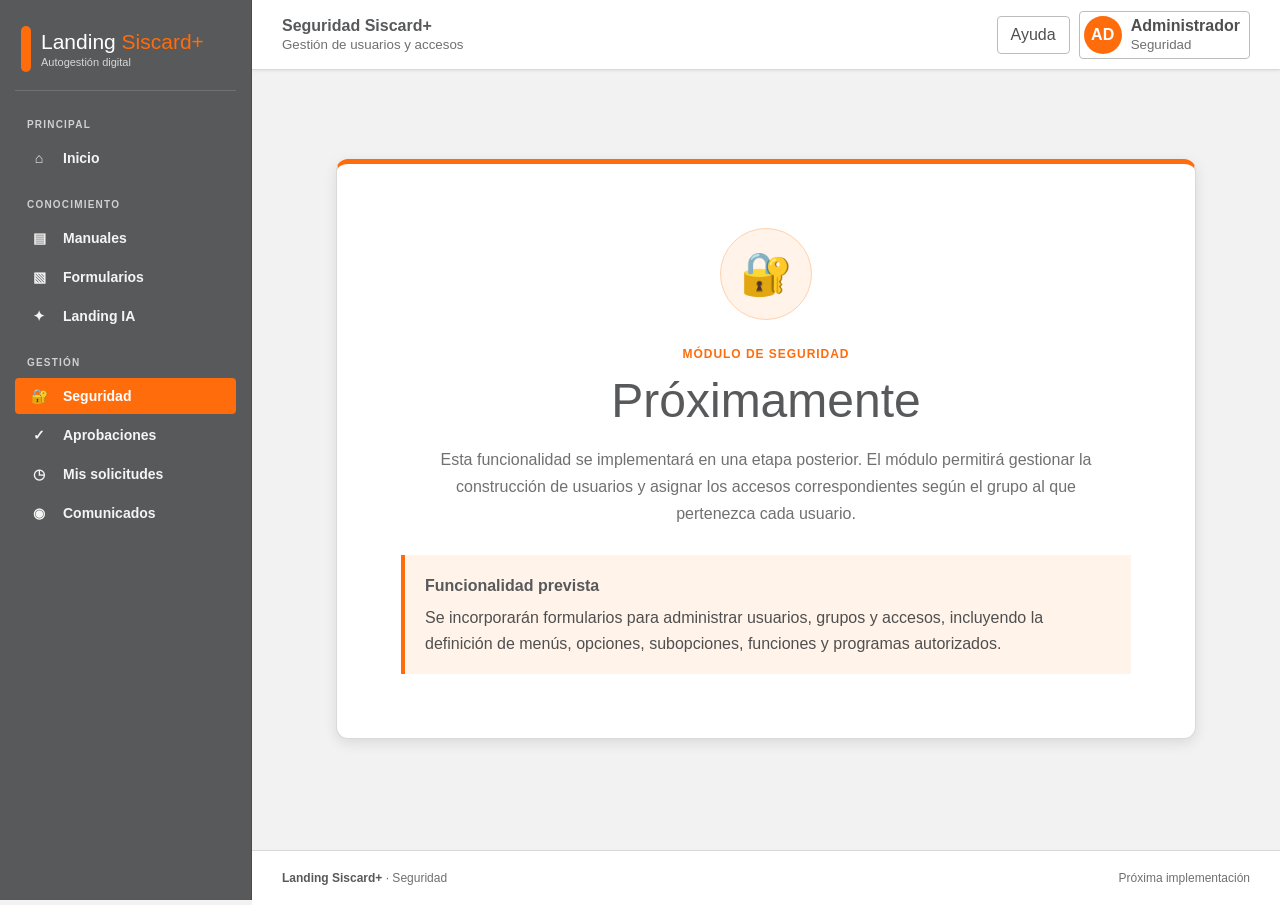
<file: seguridad.html>
<!DOCTYPE html>
<html lang="es">
<head>
    <meta charset="UTF-8">
    <meta
        name="viewport"
        content="width=device-width, initial-scale=1.0"
    >
    <meta
        name="description"
        content="Próxima implementación del módulo de Seguridad del portal Siscard+"
    >
    <title>
        Seguridad | Landing Siscard+
    </title>
    <link
        rel="stylesheet"
        href="css/styles.css"
    >
    <style>
        .security-coming-soon
        {
            min-height: calc(100vh - 190px);
            display: flex;
            align-items: center;
            justify-content: center;
            padding: 32px 0;
        }

        .security-message
        {
            width: min(860px, 100%);
            padding: clamp(32px, 6vw, 64px);
            border: 1px solid var(--line);
            border-top: 5px solid var(--orange);
            border-radius: var(--radius-large);
            background: #ffffff;
            box-shadow: var(--shadow-medium);
            text-align: center;
        }

        .security-icon
        {
            display: grid;
            place-items: center;
            width: 92px;
            height: 92px;
            margin: 0 auto 24px;
            border: 1px solid #ffd1ad;
            border-radius: 50%;
            background: var(--orange-soft);
            color: var(--orange);
            font-size: 42px;
        }

        .security-label
        {
            display: inline-block;
            margin-bottom: 12px;
            color: var(--orange);
            font-size: 12px;
            font-weight: 850;
            letter-spacing: 0.08em;
            text-transform: uppercase;
        }

        .security-message h1
        {
            margin: 0;
            color: var(--sidebar);
            font-size: clamp(32px, 5vw, 48px);
            font-weight: 300;
        }

        .security-message p
        {
            max-width: 690px;
            margin: 18px auto 0;
            color: var(--muted);
            font-size: 16px;
            line-height: 1.7;
        }

        .security-future
        {
            margin-top: 28px;
            padding: 18px 20px;
            border-left: 4px solid var(--orange);
            background: var(--orange-soft);
            color: var(--ink);
            line-height: 1.6;
            text-align: left;
        }

        .security-future strong
        {
            display: block;
            margin-bottom: 6px;
            color: var(--sidebar);
        }

        @media (max-width: 720px)
        {
            .security-coming-soon
            {
                min-height: auto;
                padding: 20px 0;
            }

            .security-message
            {
                padding: 32px 22px;
            }
        }
    </style>
</head>
<body>
    <div class="app-shell">
        <aside
            class="sidebar"
            id="sidebar"
            aria-label="Navegación principal"
        >
            <div class="brand">
                <div class="brand-mark"></div>
                <div class="brand-copy">
                    <strong>
                        Landing
                        <span>
                            Siscard+
                        </span>
                    </strong>
                    <small>
                        Autogestión digital
                    </small>
                </div>
            </div>

            <nav class="side-nav">
                <p class="nav-label">
                    Principal
                </p>

                <a
                    class="nav-link"
                    href="index.html"
                >
                    <span class="nav-icon">
                        ⌂
                    </span>
                    <span>
                        Inicio
                    </span>
                </a>

                <p class="nav-label">
                    Conocimiento
                </p>

                <a
                    class="nav-link"
                    href="manuales.html"
                >
                    <span class="nav-icon">
                        ▤
                    </span>
                    <span>
                        Manuales
                    </span>
                </a>

                <a
                    class="nav-link"
                    href="formularios.html"
                >
                    <span class="nav-icon">
                        ▧
                    </span>
                    <span>
                        Formularios
                    </span>
                </a>

                <a
                    class="nav-link"
                    href="landing-ia.html"
                >
                    <span class="nav-icon">
                        ✦
                    </span>
                    <span>
                        Landing IA
                    </span>
                </a>

                <p class="nav-label">
                    Gestión
                </p>

                <a
                    class="nav-link active"
                    href="seguridad.html"
                >
                    <span class="nav-icon">
                        🔐
                    </span>
                    <span>
                        Seguridad
                    </span>
                </a>

                <a
                    class="nav-link"
                    href="aprobaciones.html"
                >
                    <span class="nav-icon">
                        ✓
                    </span>
                    <span>
                        Aprobaciones
                    </span>
                </a>

                <a
                    class="nav-link"
                    href="mis-solicitudes.html"
                >
                    <span class="nav-icon">
                        ◷
                    </span>
                    <span>
                        Mis solicitudes
                    </span>
                </a>

                <a
                    class="nav-link"
                    href="comunicados.html"
                >
                    <span class="nav-icon">
                        ◉
                    </span>
                    <span>
                        Comunicados
                    </span>
                </a>
            </nav>
        </aside>

        <div class="main-area">
            <header class="topbar">
                <button
                    class="menu-button"
                    id="menuButton"
                    type="button"
                    aria-label="Abrir menú"
                >
                    ☰
                </button>

                <div class="top-title">
                    <strong>
                        Seguridad Siscard+
                    </strong>
                    <small>
                        Gestión de usuarios y accesos
                    </small>
                </div>

                <div class="top-actions">
                    <button
                        class="help-button"
                        type="button"
                    >
                        Ayuda
                    </button>

                    <button
                        class="profile-button"
                        id="profileButton"
                        type="button"
                    >
                        <span class="avatar">
                            AD
                        </span>
                        <span class="profile-copy">
                            <strong>
                                Administrador
                            </strong>
                            <small>
                                Seguridad
                            </small>
                        </span>
                    </button>
                </div>

                <div
                    class="profile-menu"
                    id="profileMenu"
                    hidden
                >
                    <button type="button">
                        Mi perfil
                    </button>
                </div>
            </header>

            <main class="content">
                <section class="security-coming-soon">
                    <div class="security-message">
                        <div
                            class="security-icon"
                            aria-hidden="true"
                        >
                            🔐
                        </div>

                        <span class="security-label">
                            Módulo de seguridad
                        </span>

                        <h1>
                            Próximamente
                        </h1>

                        <p>
                            Esta funcionalidad se implementará en una etapa posterior.
                            El módulo permitirá gestionar la construcción de usuarios
                            y asignar los accesos correspondientes según el grupo al que
                            pertenezca cada usuario.
                        </p>

                        <div class="security-future">
                            <strong>
                                Funcionalidad prevista
                            </strong>
                            Se incorporarán formularios para administrar usuarios,
                            grupos y accesos, incluyendo la definición de menús,
                            opciones, subopciones, funciones y programas autorizados.
                        </div>
                    </div>
                </section>
            </main>

            <footer class="footer">
                <span>
                    <strong>
                        Landing Siscard+
                    </strong>
                    · Seguridad
                </span>
                <span>
                    Próxima implementación
                </span>
            </footer>
        </div>
    </div>

    <script src="js/app.js"></script>
</body>
</html>
</file>
<file: css/styles.css>
/* =========================================================
   LANDING SISCARD+
   SISTEMA VISUAL OFICIAL
   ========================================================= */

:root
{
    --orange: #ff6c0c;
    --orange-dark: #e55d00;
    --orange-soft: #fff3ea;

    --sidebar: #58595b;
    --sidebar-dark: #4a4b4d;
    --sidebar-hover: #6a6b6d;

    --ink: #4f4f4f;
    --ink-2: #3f3f3f;
    --muted: #707070;

    --background: #f2f2f2;
    --surface: #ffffff;
    --surface-soft: #fafafa;

    --line: #d9d9d9;
    --line-strong: #bcbcbc;

    --blue: #2457a7;
    --green: #16825b;
    --gold: #b77800;
    --red: #b42318;
    --purple: #7655b7;
    --teal: #168f83;

    --radius-small: 4px;
    --radius: 8px;
    --radius-large: 12px;

    --shadow-small: 0 1px 3px rgba(0, 0, 0, 0.08);
    --shadow-medium: 0 4px 14px rgba(0, 0, 0, 0.10);

    --transition: 0.18s ease;
}

*
{
    box-sizing: border-box;
}

html
{
    scroll-behavior: smooth;
}

body
{
    margin: 0;
    background: var(--background);
    color: var(--ink);
    font-family:
        "Segoe UI",
        Arial,
        sans-serif;
}

a
{
    color: inherit;
    text-decoration: none;
}

button,
input,
select,
textarea
{
    font: inherit;
}

button,
a
{
    -webkit-tap-highlight-color: transparent;
}

button
{
    cursor: pointer;
}

/* =========================================================
   ESTRUCTURA GENERAL
   ========================================================= */

.app-shell,
.app
{
    min-height: 100vh;
    display: grid;
    grid-template-columns: 252px minmax(0, 1fr);
}

.main-area,
.main
{
    min-width: 0;
}

.content
{
    width: min(1510px, 100%);
    margin: 0 auto;
    padding: 24px 30px 46px;
}

.section
{
    margin-top: 26px;
}

/* =========================================================
   BARRA LATERAL
   ========================================================= */

.sidebar
{
    position: sticky;
    top: 0;
    z-index: 30;
    height: 100vh;
    overflow-y: auto;
    padding: 22px 15px;
    background: var(--sidebar);
    color: #ffffff;
    border-right: 1px solid var(--sidebar-dark);
}

.brand 

{ 

    display: flex; 

    align-items: center; 

    gap: 10px; 

    padding: 4px 6px 18px; 

    border-bottom: 1px solid #707174; 

} 

  

.brand-mark 

{ 

    flex: 0 0 auto; 

    width: 10px; 

    height: 46px; 

    border: 0; 

    border-radius: 999px; 

    background: var(--orange); 

    box-shadow: none; 

} 

  

.brand-copy strong, 

.brand-copy small 

{ 

    display: block; 

} 

  

.brand-copy strong 

{ 

    color: #ffffff; 

    font-size: 21px; 

    font-weight: 400; 

    line-height: 1.1; 

} 

  

.brand-copy strong span 

{ 

    color: var(--orange); 

} 

  

.brand-copy small 

{ 

    margin-top: 3px; 

    color: #d7d7d7; 

    font-size: 11px; 

    font-weight: 400; 

} 
.side-nav
{
    margin-top: 8px;
}

.nav-label
{
    margin: 0;
    padding: 20px 12px 7px;
    color: #d0d0d0;
    font-size: 10px;
    font-weight: 800;
    letter-spacing: 0.12em;
    text-transform: uppercase;
}

.nav-link
{
    display: flex;
    align-items: center;
    gap: 12px;
    margin: 3px 0;
    padding: 10px 12px;
    border-radius: var(--radius-small);
    color: #f4f4f4;
    font-size: 14px;
    font-weight: 650;
    transition: var(--transition);
}

.nav-link:hover
{
    background: var(--sidebar-hover);
    color: #ffffff;
}

.nav-link.active
{
    background: var(--orange);
    color: #ffffff;
}

.nav-icon
{
    width: 24px;
    text-align: center;
}

.side-note
{
    margin-top: 24px;
    padding: 14px;
    border: 1px solid rgba(255, 255, 255, 0.16);
    border-radius: var(--radius);
    background: rgba(255, 255, 255, 0.08);
    color: #ffffff;
}

.side-note p
{
    margin: 6px 0 0;
    color: #d8d8d8;
    font-size: 12px;
    line-height: 1.5;
}

/* =========================================================
   BARRA SUPERIOR
   ========================================================= */

.topbar
{
    position: sticky;
    top: 0;
    z-index: 20;
    min-height: 70px;
    display: flex;
    align-items: center;
    justify-content: space-between;
    padding: 0 30px;
    background: rgba(255, 255, 255, 0.98);
    border-bottom: 1px solid var(--line);
    box-shadow: var(--shadow-small);
}

.menu-button
{
    display: none;
    border: 0;
    background: transparent;
    color: var(--sidebar);
    font-size: 24px;
}

.top-title strong,
.profile-copy strong
{
    display: block;
}

.top-title strong
{
    color: var(--sidebar);
}

.top-title small,
.profile-copy small
{
    color: var(--muted);
}

.top-actions
{
    display: flex;
    align-items: center;
    gap: 9px;
}

.icon-button,
.help-button,
.profile-button,
.action
{
    border: 1px solid var(--line-strong);
    border-radius: var(--radius-small);
    background: #ffffff;
    color: var(--ink);
}

.icon-button,
.action
{
    position: relative;
    min-width: 40px;
    padding: 9px;
}

.help-button
{
    padding: 9px 13px;
}

.profile-button
{
    display: flex;
    align-items: center;
    gap: 9px;
    padding: 4px 9px 4px 4px;
    text-align: left;
}

.avatar
{
    width: 38px;
    height: 38px;
    display: grid;
    place-items: center;
    border-radius: 50%;
    background: var(--orange);
    color: #ffffff;
    font-weight: 800;
}

.notification-dot
{
    position: absolute;
    top: -6px;
    right: -6px;
    width: 19px;
    height: 19px;
    display: grid;
    place-items: center;
    border-radius: 50%;
    background: var(--orange);
    color: #ffffff;
    font-size: 10px;
    font-weight: 800;
}

.profile-menu
{
    position: absolute;
    top: 62px;
    right: 30px;
    width: 190px;
    padding: 7px;
    border: 1px solid var(--line);
    border-radius: var(--radius);
    background: #ffffff;
    box-shadow: var(--shadow-medium);
}

.profile-menu button
{
    width: 100%;
    padding: 9px 11px;
    border: 0;
    border-radius: var(--radius-small);
    background: transparent;
    color: var(--ink);
    text-align: left;
}

.profile-menu button:hover
{
    background: var(--orange-soft);
}

/* =========================================================
   HERO PRINCIPAL
   ========================================================= */

.hero
{
    position: relative;
    min-height: 276px;
    display: grid;
    grid-template-columns: minmax(0, 1.35fr) minmax(250px, 0.65fr);
    gap: 30px;
    align-items: center;
    overflow: hidden;
    padding: 38px 40px;
    border: 1px solid #4a4b4d;
    border-radius: var(--radius-large);
    background:
        linear-gradient(
            120deg,
            #4f5052 0%,
            var(--sidebar) 62%,
            #6a452f 100%
        );
    color: #ffffff;
    box-shadow: var(--shadow-medium);
}

.hero::before
{
    content: "";
    position: absolute;
    width: 310px;
    height: 310px;
    top: -190px;
    right: -110px;
    border: 1px solid rgba(255, 255, 255, 0.11);
    transform: rotate(45deg);
}

.hero::after
{
    content: "";
    position: absolute;
    width: 180px;
    height: 180px;
    right: 230px;
    bottom: -145px;
    border: 1px solid rgba(255, 255, 255, 0.10);
    transform: rotate(45deg);
}

.hero-content,
.hero-card
{
    position: relative;
    z-index: 1;
}

.eyebrow,
.section-kicker,
.label,
.etiqueta
{
    color: var(--orange);
    font-size: 11px;
    font-weight: 850;
    letter-spacing: 0.08em;
    text-transform: uppercase;
}

.hero .eyebrow
{
    color: #ffd0b0;
}

.hero h1
{
    max-width: 830px;
    margin: 9px 0 13px;
    color: #ffffff;
    font-size: clamp(36px, 4.2vw, 56px);
    font-weight: 300;
    line-height: 1.04;
}

.hero p
{
    max-width: 760px;
    margin: 0;
    color: #eeeeee;
    font-size: 16px;
    line-height: 1.6;
}

.hero-card
{
    padding: 20px;
    border: 1px solid rgba(255, 255, 255, 0.18);
    border-top: 4px solid var(--orange);
    border-radius: var(--radius);
    background: rgba(255, 255, 255, 0.10);
}

.hero-card-label
{
    color: #ffd0b0;
    font-weight: 800;
}

.hero-card > strong
{
    display: block;
    margin: 5px 0;
    font-size: 43px;
    font-weight: 400;
}

.hero-card p
{
    font-size: 13px;
}

.availability
{
    display: flex;
    align-items: center;
    gap: 8px;
    margin-top: 17px;
    font-size: 13px;
    font-weight: 700;
}

.availability span
{
    width: 9px;
    height: 9px;
    border-radius: 50%;
    background: #66dfa9;
}

/* =========================================================
   CAMPOS Y BÚSQUEDA
   ========================================================= */

input,
select,
textarea
{
    border: 1px solid var(--line-strong);
    border-radius: 2px;
    background: #ffffff;
    color: var(--ink);
}

input:focus,
select:focus,
textarea:focus
{
    outline: 3px solid rgba(255, 108, 12, 0.13);
    border-color: var(--orange);
}

.global-search,
.search
{
    max-width: 800px;
    display: flex;
    align-items: center;
    gap: 8px;
    margin-top: 23px;
    padding: 5px 5px 5px 14px;
    border: 1px solid var(--line);
    border-radius: var(--radius);
    background: #ffffff;
    box-shadow: var(--shadow-medium);
}

.global-search input,
.search input
{
    flex: 1;
    min-width: 0;
    padding: 12px 4px;
    border: 0;
    outline: 0;
    background: transparent;
}

.search-feedback
{
    min-height: 20px;
    margin-top: 9px !important;
    color: #ffd0b0 !important;
    font-size: 13px !important;
}

/* =========================================================
   BOTONES
   ========================================================= */

.primary-button,
.btn-primary,
.btn-orange,
.boton-naranja
{
    display: inline-flex;
    align-items: center;
    justify-content: center;
    min-height: 40px;
    padding: 9px 16px;
    border: 1px solid var(--orange-dark);
    border-radius: var(--radius-small);
    background: var(--orange);
    color: #ffffff;
    font-weight: 750;
    transition: var(--transition);
}

.primary-button:hover,
.btn-primary:hover,
.btn-orange:hover,
.boton-naranja:hover
{
    background: var(--orange-dark);
}

.secondary-button,
.btn-secondary,
.boton
{
    display: inline-flex;
    align-items: center;
    justify-content: center;
    min-height: 40px;
    padding: 9px 16px;
    border: 1px solid #9f9f9f;
    border-radius: var(--radius-small);
    background: #ababab;
    color: #ffffff;
    font-weight: 750;
}

.tertiary-button,
.btn-light
{
    display: inline-flex;
    align-items: center;
    justify-content: center;
    min-height: 40px;
    padding: 9px 16px;
    border: 1px solid var(--line-strong);
    border-radius: var(--radius-small);
    background: #ffffff;
    color: var(--ink);
    font-weight: 750;
}

.primary-button.full
{
    width: 100%;
}

.text-button
{
    border: 0;
    background: transparent;
    color: var(--orange-dark);
    font-size: 13px;
    font-weight: 800;
}

/* =========================================================
   ACCIONES RÁPIDAS
   ========================================================= */

.quick-bar,
.quick
{
    display: flex;
    align-items: center;
    flex-wrap: wrap;
    gap: 8px;
    margin-top: 14px;
    padding: 13px 15px;
    border: 1px solid var(--line);
    border-radius: var(--radius);
    background: #ffffff;
    box-shadow: var(--shadow-small);
}

.quick-bar strong,
.quick b
{
    margin-right: 3px;
}

.quick-bar a,
.chip
{
    padding: 8px 11px;
    border: 1px solid var(--line-strong);
    border-radius: var(--radius-small);
    background: #ffffff;
    color: var(--ink);
    font-size: 13px;
    transition: var(--transition);
}

.quick-bar a:hover,
.chip:hover
{
    border-color: var(--orange);
    background: var(--orange-soft);
    color: var(--orange-dark);
}

/* =========================================================
   ENCABEZADOS DE SECCIÓN
   ========================================================= */

.section-heading,
.section-head,
.panel-heading,
.panel-head
{
    display: flex;
    justify-content: space-between;
    gap: 16px;
}

.section-heading,
.section-head
{
    align-items: end;
    margin-bottom: 14px;
}

.section-heading h2,
.section-head h2,
.panel-heading h2,
.panel-head h3,
.ai-heading h2
{
    margin: 4px 0 0;
    color: var(--sidebar);
    font-weight: 400;
}

.section-heading p,
.section-head p,
.ai-heading p
{
    margin: 5px 0 0;
    color: var(--muted);
}

.filters
{
    display: flex;
    gap: 9px;
}

.filters label
{
    color: var(--muted);
    font-size: 11px;
    font-weight: 750;
}

.filters select
{
    display: block;
    min-width: 170px;
    margin-top: 4px;
    padding: 9px 11px;
}

/* =========================================================
   PANEL Y TARJETAS
   ========================================================= */

.panel,
.card,
.service-card,
.metric-card,
.action-card
{
    border: 1px solid var(--line);
    border-radius: var(--radius);
    background: #ffffff;
    box-shadow: var(--shadow-small);
}

.panel
{
    padding: 19px;
}

.service-card,
.card
{
    border-top: 3px solid #b7b7b7;
    transition: var(--transition);
}

.service-card:hover,
.card:hover,
.service-card.search-match
{
    border-top-color: var(--orange);
    background: #fffdfa;
    box-shadow: var(--shadow-medium);
    transform: translateY(-2px);
}

.metrics-grid,
.metrics
{
    display: grid;
    grid-template-columns: repeat(4, minmax(0, 1fr));
    gap: 13px;
}

.metric-card,
.metric
{
    display: grid;
    grid-template-columns: 1fr auto;
    align-items: center;
    padding: 18px;
    border-top: 3px solid #b7b7b7;
}

.metric-card:hover,
.metric:hover
{
    border-top-color: var(--orange);
}

.metric-card strong,
.metric strong
{
    display: block;
    color: var(--sidebar);
    font-size: 29px;
    font-weight: 400;
}

.metric-card span,
.metric span
{
    display: block;
    margin-top: 3px;
    color: var(--muted);
    font-size: 13px;
}

.metric-icon,
.service-icon
{
    display: grid;
    place-items: center;
    border: 1px solid var(--line);
    background: #f7f7f7;
}

.metric-icon
{
    width: 44px;
    height: 44px;
    border-radius: var(--radius);
    font-size: 20px;
}

.metric-icon.orange,
.service-icon.orange
{
    border-color: #ffd1ad;
    background: var(--orange-soft);
    color: var(--orange);
}

.metric-icon.blue,
.service-icon.blue
{
    background: #eef4ff;
    color: var(--blue);
}

.metric-icon.teal,
.service-icon.teal
{
    background: #ebf8f6;
    color: var(--teal);
}

.metric-icon.gold,
.service-icon.gold
{
    background: #fff7df;
    color: var(--gold);
}

.service-icon.purple
{
    background: #f2effa;
    color: var(--purple);
}

.service-icon.green
{
    background: #eaf7f0;
    color: var(--green);
}

.dashboard-grid,
.dashboard
{
    display: grid;
    grid-template-columns: minmax(0, 1.15fr) minmax(340px, 0.85fr);
    gap: 15px;
}

.two-column,
.lower
{
    display: grid;
    grid-template-columns: 1fr 1fr;
    gap: 15px;
}

.panel-heading,
.panel-head
{
    align-items: center;
    margin-bottom: 16px;
}

.services-grid,
.service-grid
{
    display: grid;
    grid-template-columns: repeat(3, minmax(0, 1fr));
    gap: 11px;
}

.service-card,
.service
{
    position: relative;
    min-height: 150px;
    padding: 16px;
}

.service-icon,
.s-icon
{
    width: 42px;
    height: 42px;
    border-radius: var(--radius);
    font-size: 21px;
}

.service-card strong,
.service b
{
    display: block;
    margin: 11px 0 5px;
    color: var(--sidebar);
}

.service-card small,
.service small
{
    color: var(--muted);
    line-height: 1.45;
}

.service-card em,
.service em
{
    position: absolute;
    right: 13px;
    bottom: 9px;
    color: var(--orange);
    font-style: normal;
    font-weight: 900;
}

/* =========================================================
   IA, SOLICITUDES Y COMUNICADOS
   ========================================================= */

.ai-panel,
.ai
{
    border-top: 3px solid var(--orange);
    background: #fffaf6;
}

.ai-heading,
.ai-title
{
    display: flex;
    align-items: center;
    gap: 12px;
}

.ai-orb
{
    width: 47px;
    height: 47px;
    display: grid;
    place-items: center;
    border-radius: var(--radius);
    background: var(--orange);
    color: #ffffff;
    font-size: 22px;
}

.ai-panel textarea,
.ai textarea
{
    width: 100%;
    min-height: 105px;
    margin-top: 13px;
    padding: 11px;
    resize: vertical;
}

.suggestion-list,
.ai-ex
{
    display: flex;
    flex-wrap: wrap;
    gap: 7px;
    margin: 11px 0;
}

.suggestion-list button,
.ai-ex span
{
    padding: 6px 8px;
    border: 1px solid var(--line);
    border-radius: var(--radius-small);
    background: #ffffff;
    color: var(--muted);
    font-size: 11px;
}

.request-item,
.request
{
    display: grid;
    grid-template-columns: auto 1fr auto;
    align-items: center;
    gap: 11px;
    padding: 13px 0;
    border-bottom: 1px solid var(--line);
}

.request-item:last-child,
.request:last-child,
.news-item:last-child,
.news:last-child
{
    border-bottom: 0;
}

.request-icon,
.req-icon
{
    width: 38px;
    height: 38px;
    display: grid;
    place-items: center;
    border: 1px solid var(--line);
    border-radius: var(--radius);
    background: #f6f6f6;
}

.request-item small,
.request small,
.news-item small,
.news small
{
    display: block;
    margin-top: 3px;
    color: var(--muted);
}

.status
{
    padding: 5px 8px;
    border-radius: 999px;
    font-size: 10px;
    font-weight: 850;
}

.status.pending,
.status.review
{
    background: #fff3d6;
    color: #865900;
}

.status.approved,
.status.ok
{
    background: #e1f5ec;
    color: var(--green);
}

.news-item,
.news
{
    padding: 12px 0;
    border-bottom: 1px solid var(--line);
}

.news-item > span,
.news .tag
{
    color: var(--orange-dark);
    font-size: 10px;
    font-weight: 850;
    text-transform: uppercase;
}

.news-item strong,
.news b
{
    display: block;
    margin-top: 4px;
}

/* =========================================================
   FLUJO
   ========================================================= */

.process-flow,
.flow
{
    display: grid;
    grid-template-columns: repeat(5, minmax(0, 1fr));
    gap: 9px;
}

.process-flow article,
.step
{
    position: relative;
    padding: 15px 9px;
    border: 1px solid var(--line);
    border-top: 3px solid #b7b7b7;
    border-radius: var(--radius);
    background: #ffffff;
    text-align: center;
}

.process-flow article:hover,
.step:hover
{
    border-top-color: var(--orange);
}

.process-flow article:not(:last-child)::after,
.step:not(:last-child)::after
{
    content: "→";
    position: absolute;
    top: 50%;
    right: -11px;
    z-index: 2;
    transform: translateY(-50%);
    color: var(--orange);
    font-weight: 900;
}

.process-flow span,
.step span
{
    font-size: 23px;
}

.process-flow strong,
.process-flow small,
.step strong
{
    display: block;
}

.process-flow strong,
.step strong
{
    margin-top: 7px;
}

.process-flow small
{
    margin-top: 3px;
    color: var(--muted);
}

/* =========================================================
   PIE DE PÁGINA Y AVISOS
   ========================================================= */

.footer
{
    display: flex;
    justify-content: space-between;
    gap: 12px;
    padding: 20px 30px;
    border-top: 1px solid var(--line);
    background: #ffffff;
    color: var(--muted);
    font-size: 12px;
}

.footer strong
{
    color: var(--sidebar);
}

.toast
{
    position: fixed;
    right: 22px;
    bottom: 22px;
    z-index: 100;
    max-width: 360px;
    padding: 13px 16px;
    border-left: 5px solid var(--orange);
    border-radius: var(--radius-small);
    background: var(--sidebar);
    color: #ffffff;
    box-shadow: var(--shadow-medium);
    opacity: 0;
    pointer-events: none;
    transform: translateY(14px);
    transition: 0.24s ease;
}

.toast.show
{
    opacity: 1;
    transform: translateY(0);
}

/* =========================================================
   RESPONSIVE
   ========================================================= */

@media (max-width: 1180px)
{
    .app-shell,
    .app
    {
        grid-template-columns: 84px minmax(0, 1fr);
    }

    .brand-copy,
    .nav-link span:last-child,
    .nav-label,
    .side-note
    {
        display: none;
    }

    .brand
    {
        justify-content: center;
        padding: 0 0 21px;
    }

    .nav-link
    {
        justify-content: center;
    }

    .hero,
    .dashboard-grid,
    .dashboard,
    .two-column,
    .lower
    {
        grid-template-columns: 1fr;
    }

    .metrics-grid,
    .metrics
    {
        grid-template-columns: repeat(2, minmax(0, 1fr));
    }
}

@media (max-width: 760px)
{
    .app-shell,
    .app
    {
        display: block;
    }

    .sidebar
    {
        position: fixed;
        left: -280px;
        width: 260px;
        transition: left 0.24s ease;
        box-shadow: var(--shadow-medium);
    }

    .sidebar.open
    {
        left: 0;
    }

    .brand-copy,
    .nav-link span:last-child,
    .nav-label,
    .side-note
    {
        display: block;
    }

    .brand
    {
        justify-content: flex-start;
        padding: 0 10px 22px;
    }

    .nav-link
    {
        justify-content: flex-start;
    }

    .menu-button
    {
        display: block;
    }

    .topbar
    {
        padding: 0 14px;
    }

    .top-title small,
    .help-button,
    .profile-copy,
    .profile-button > span:last-child
    {
        display: none;
    }

    .profile-menu
    {
        right: 14px;
    }

    .content
    {
        padding: 14px;
    }

    .hero
    {
        padding: 28px 21px;
        border-radius: var(--radius);
    }

    .hero h1
    {
        font-size: 38px;
    }

    .hero-card
    {
        display: none;
    }

    .global-search,
    .search
    {
        align-items: stretch;
        flex-wrap: wrap;
        padding: 8px;
    }

    .global-search input,
    .global-search button,
    .search input,
    .search button
    {
        width: 100%;
    }

    .section-heading,
    .section-head
    {
        align-items: flex-start;
        flex-direction: column;
    }

    .filters
    {
        width: 100%;
        flex-direction: column;
    }

    .filters label,
    .filters select
    {
        width: 100%;
    }

    .metrics-grid,
    .metrics,
    .services-grid,
    .service-grid,
    .process-flow,
    .flow
    {
        grid-template-columns: 1fr;
    }

    .process-flow article:not(:last-child)::after,
    .step:not(:last-child)::after
    {
        content: "↓";
        top: auto;
        right: auto;
        bottom: -15px;
        left: 50%;
        transform: translateX(-50%);
    }

    .request-item,
    .request
    {
        grid-template-columns: auto 1fr;
    }

    .request-item .status,
    .request .status
    {
        grid-column: 2;
        justify-self: start;
    }

    .footer
    {
        flex-direction: column;
        padding: 19px 14px;
    }
}
</file>
